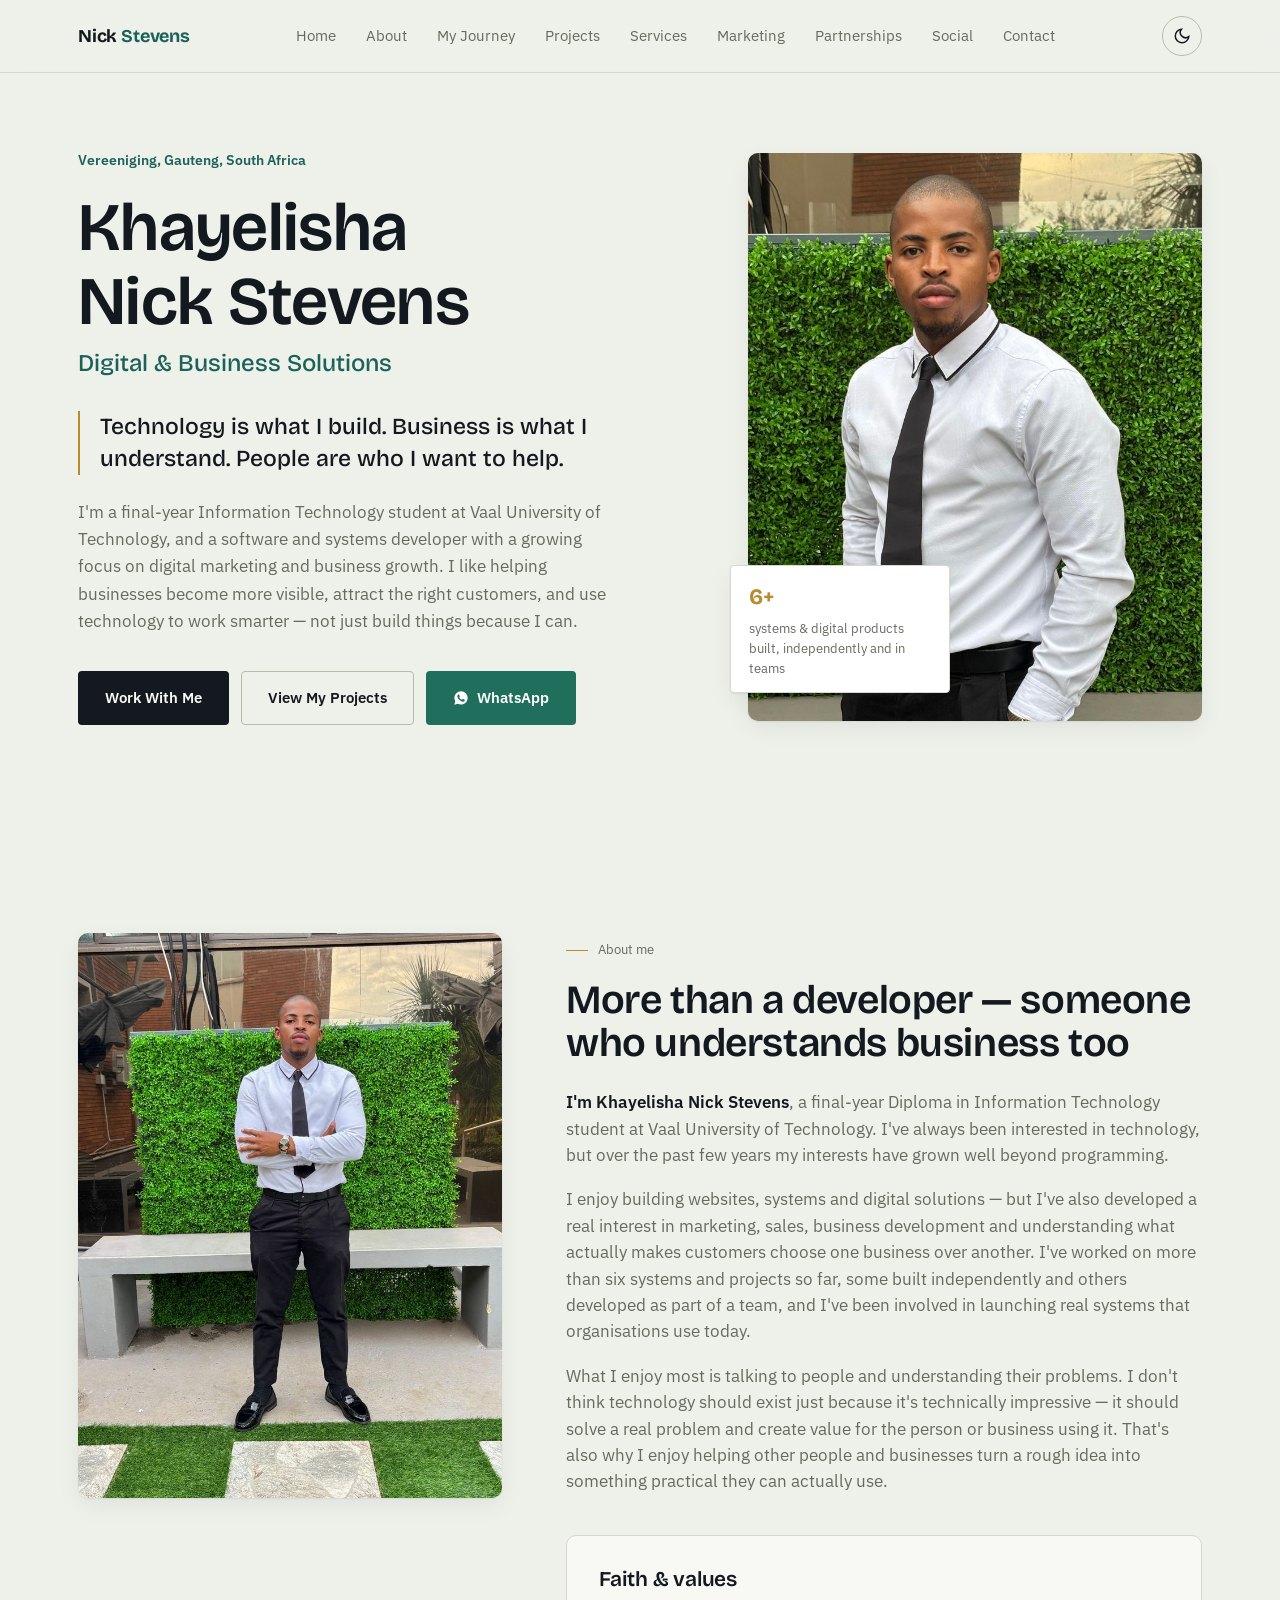
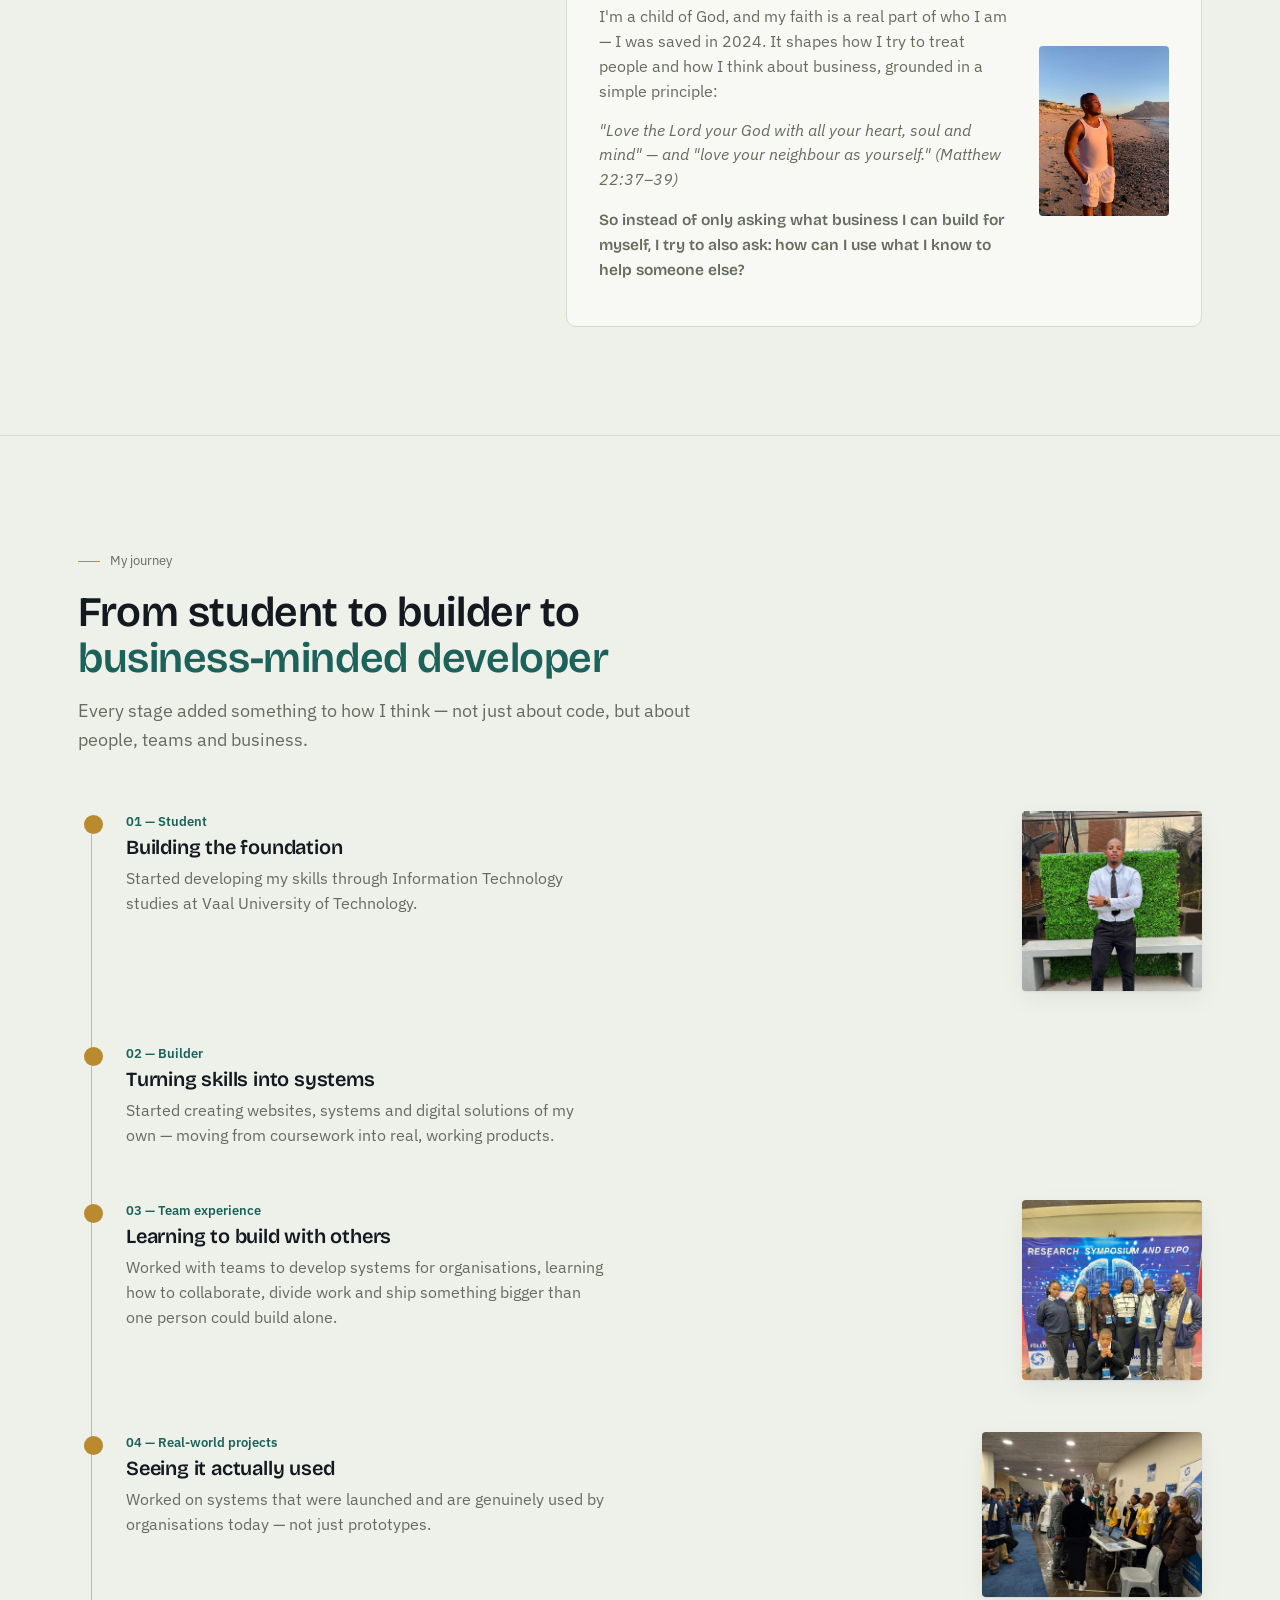
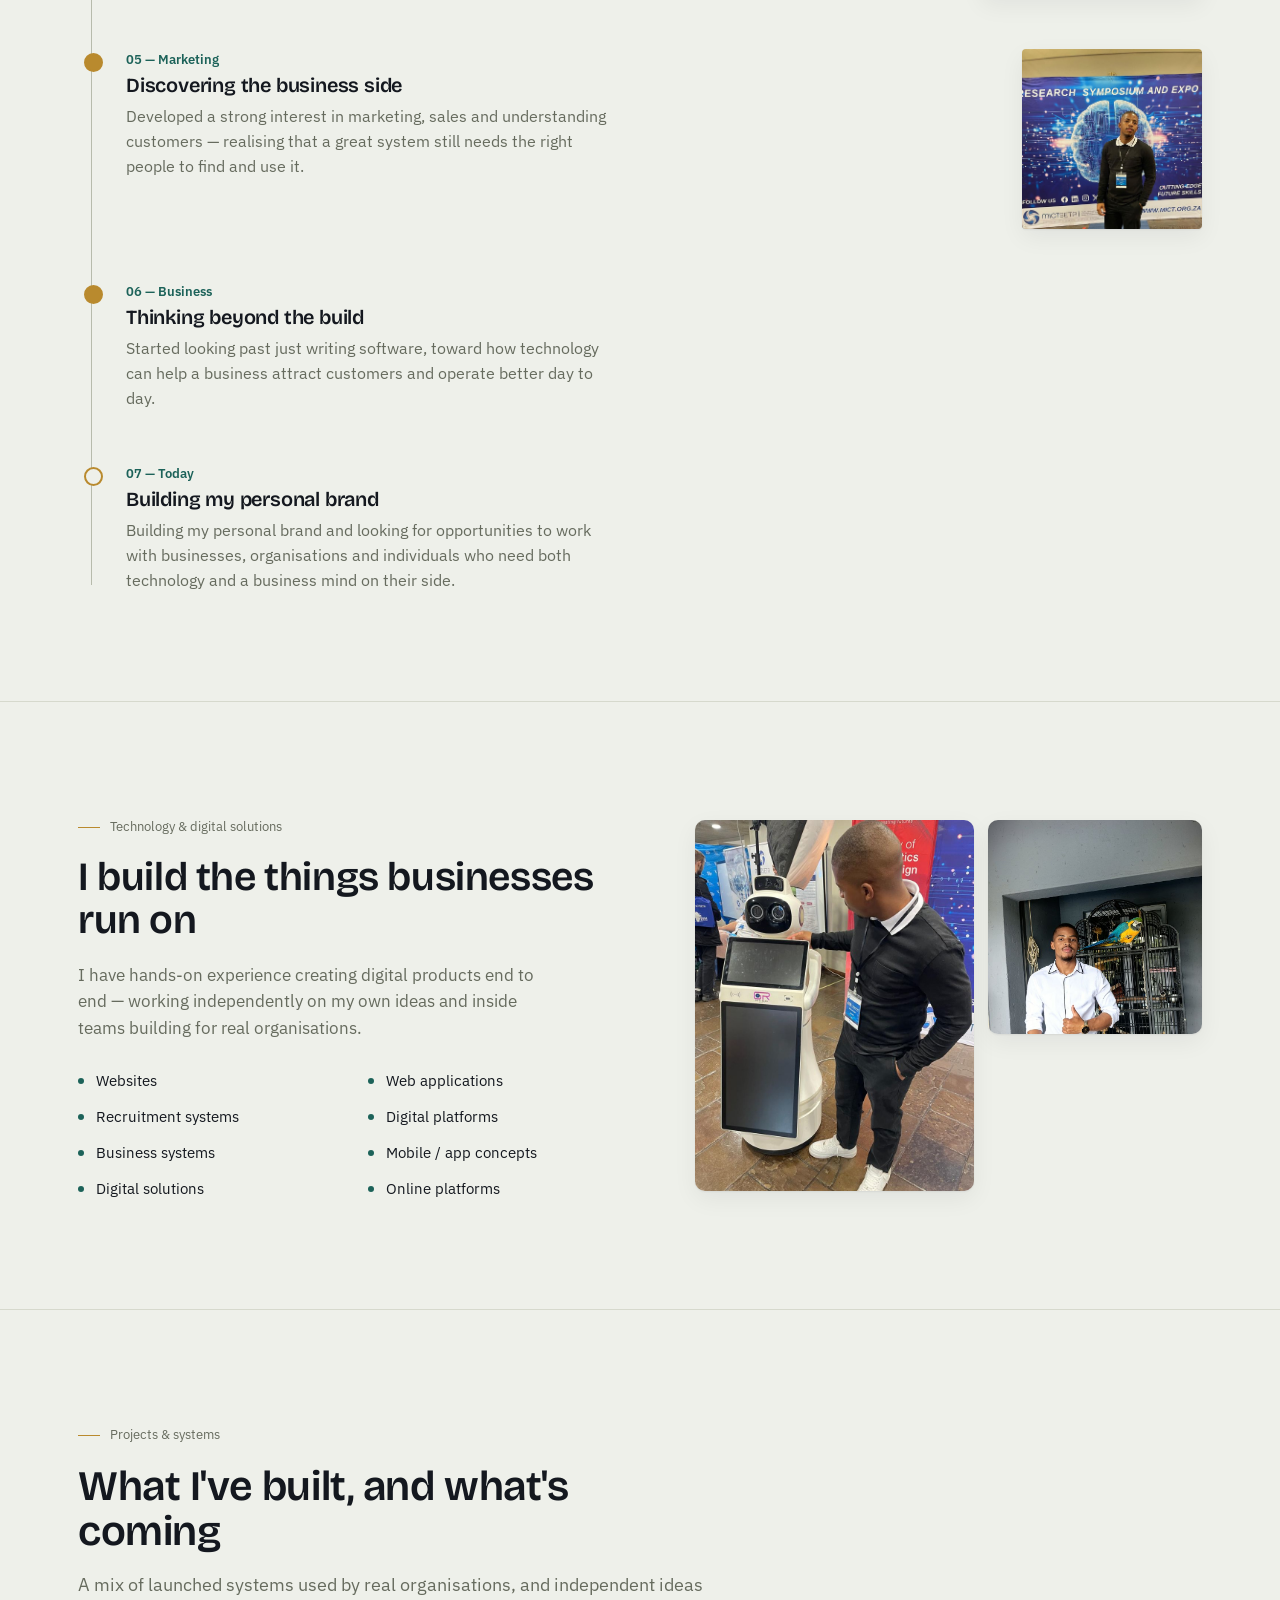
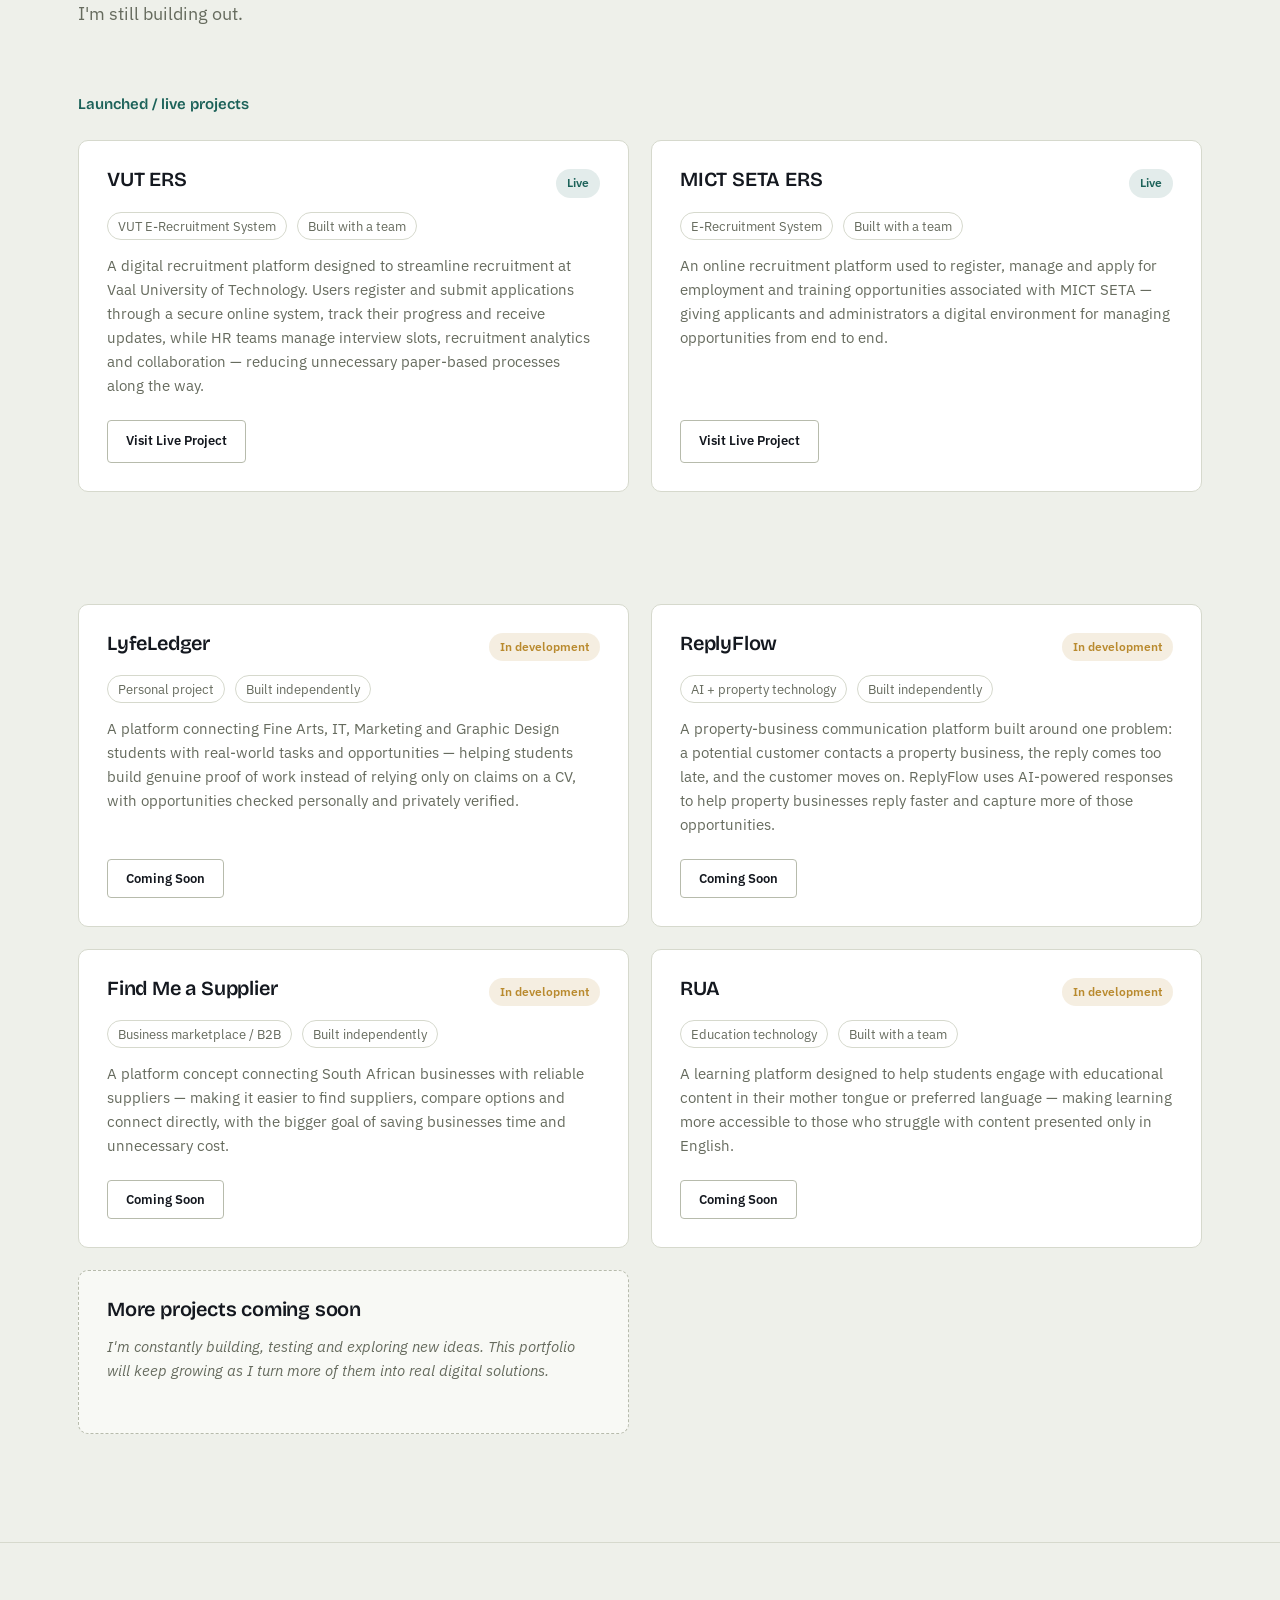
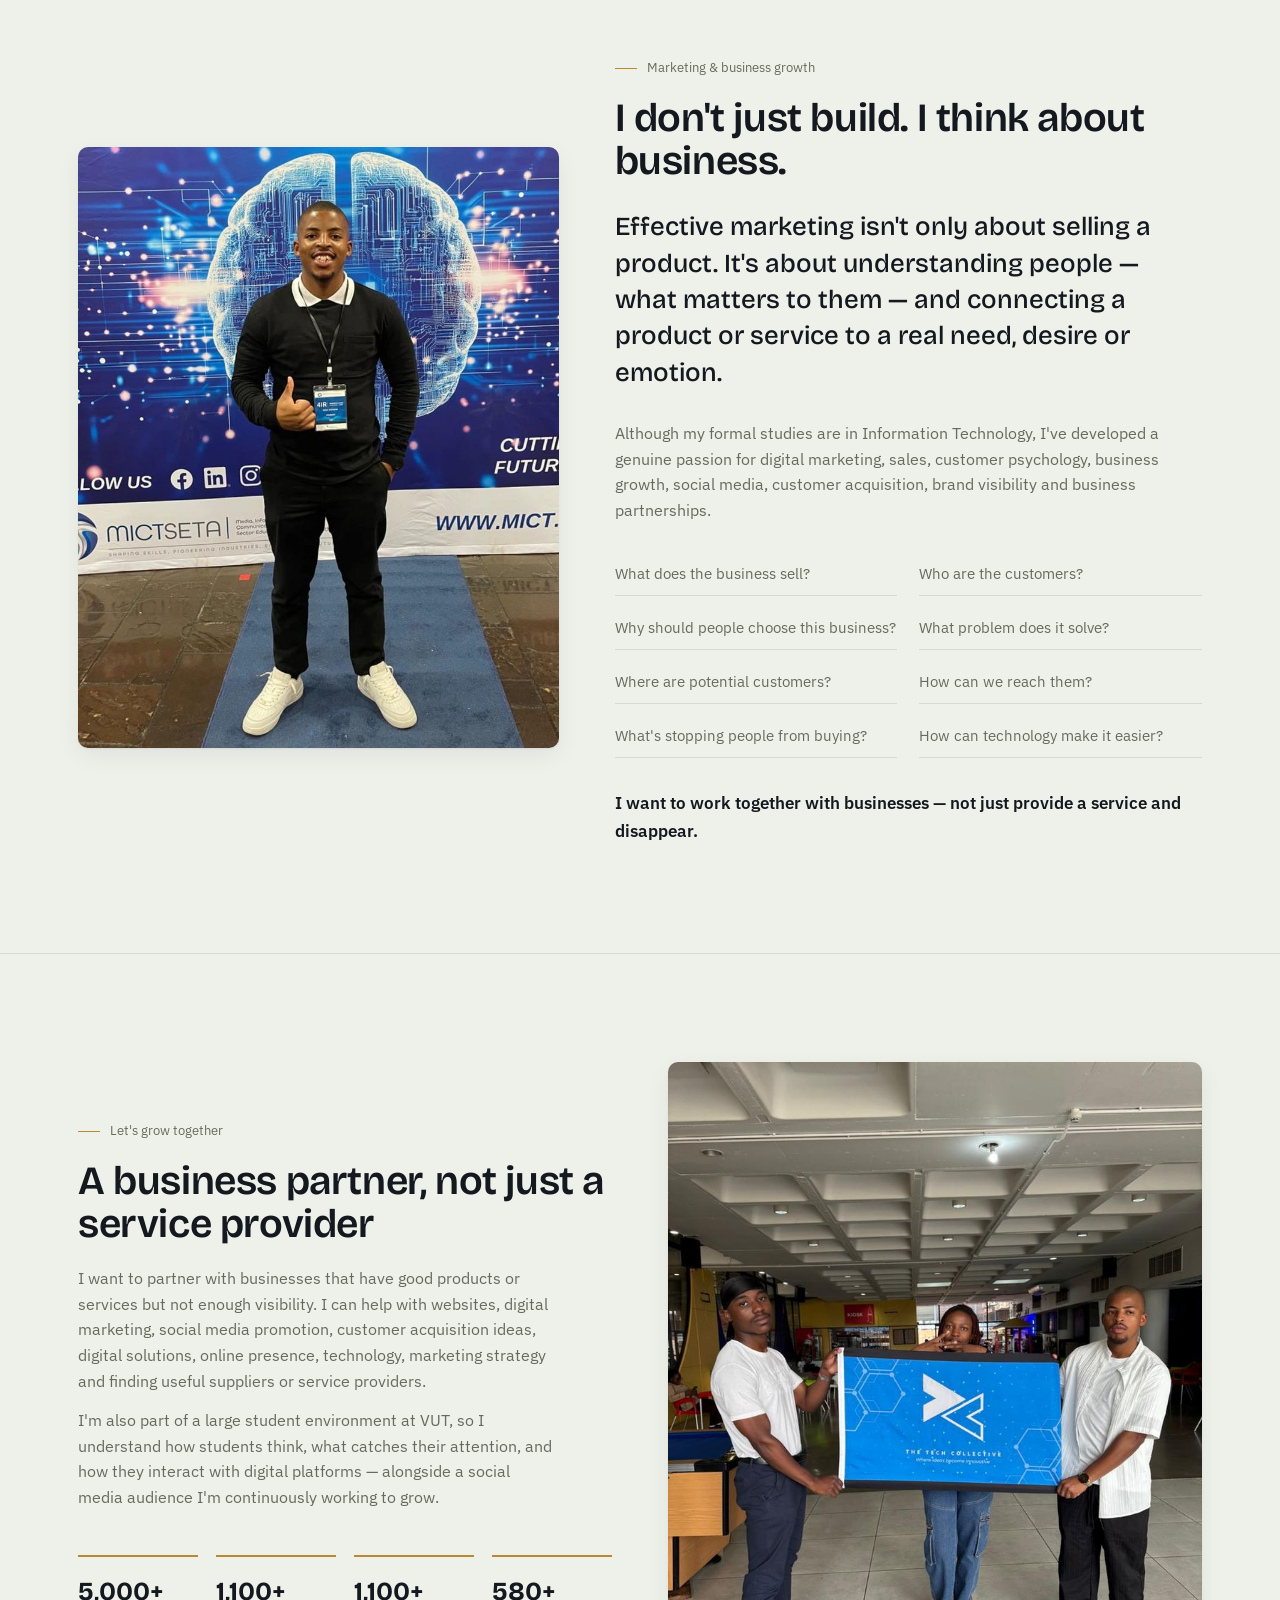
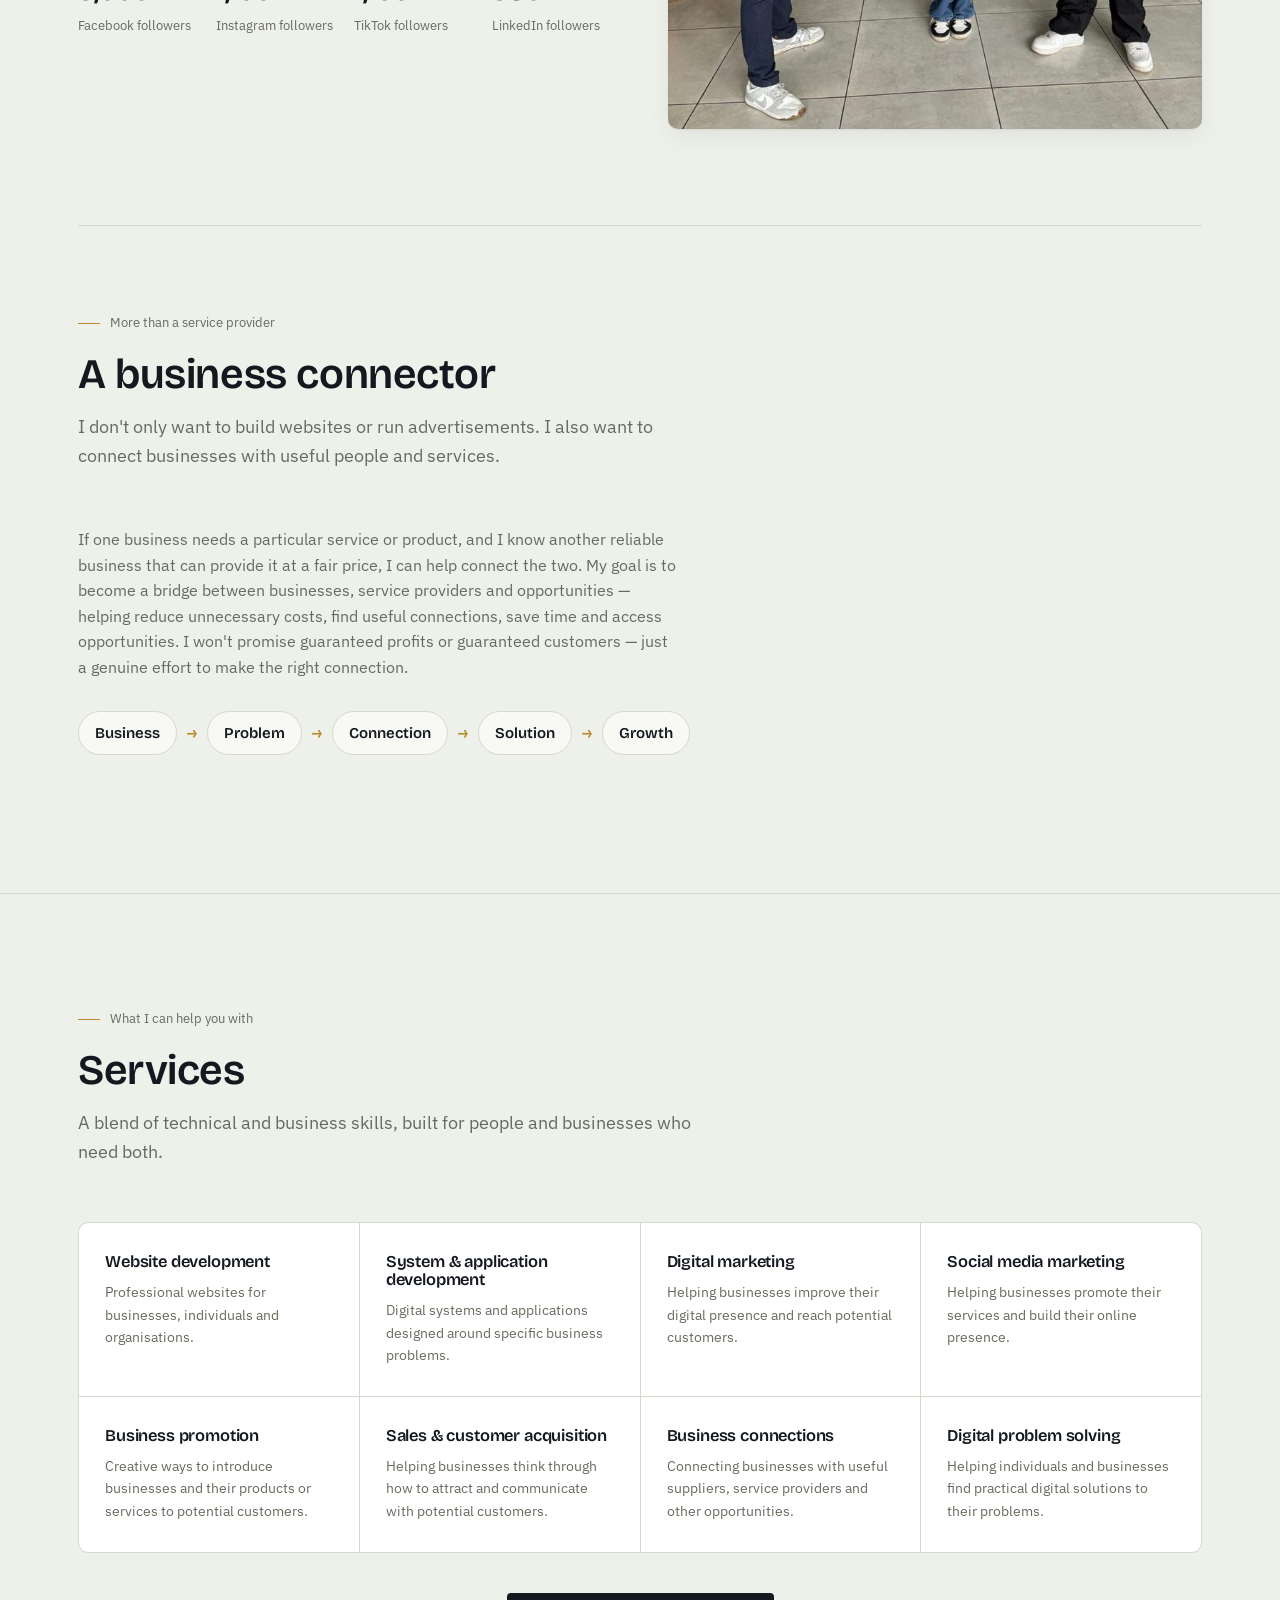
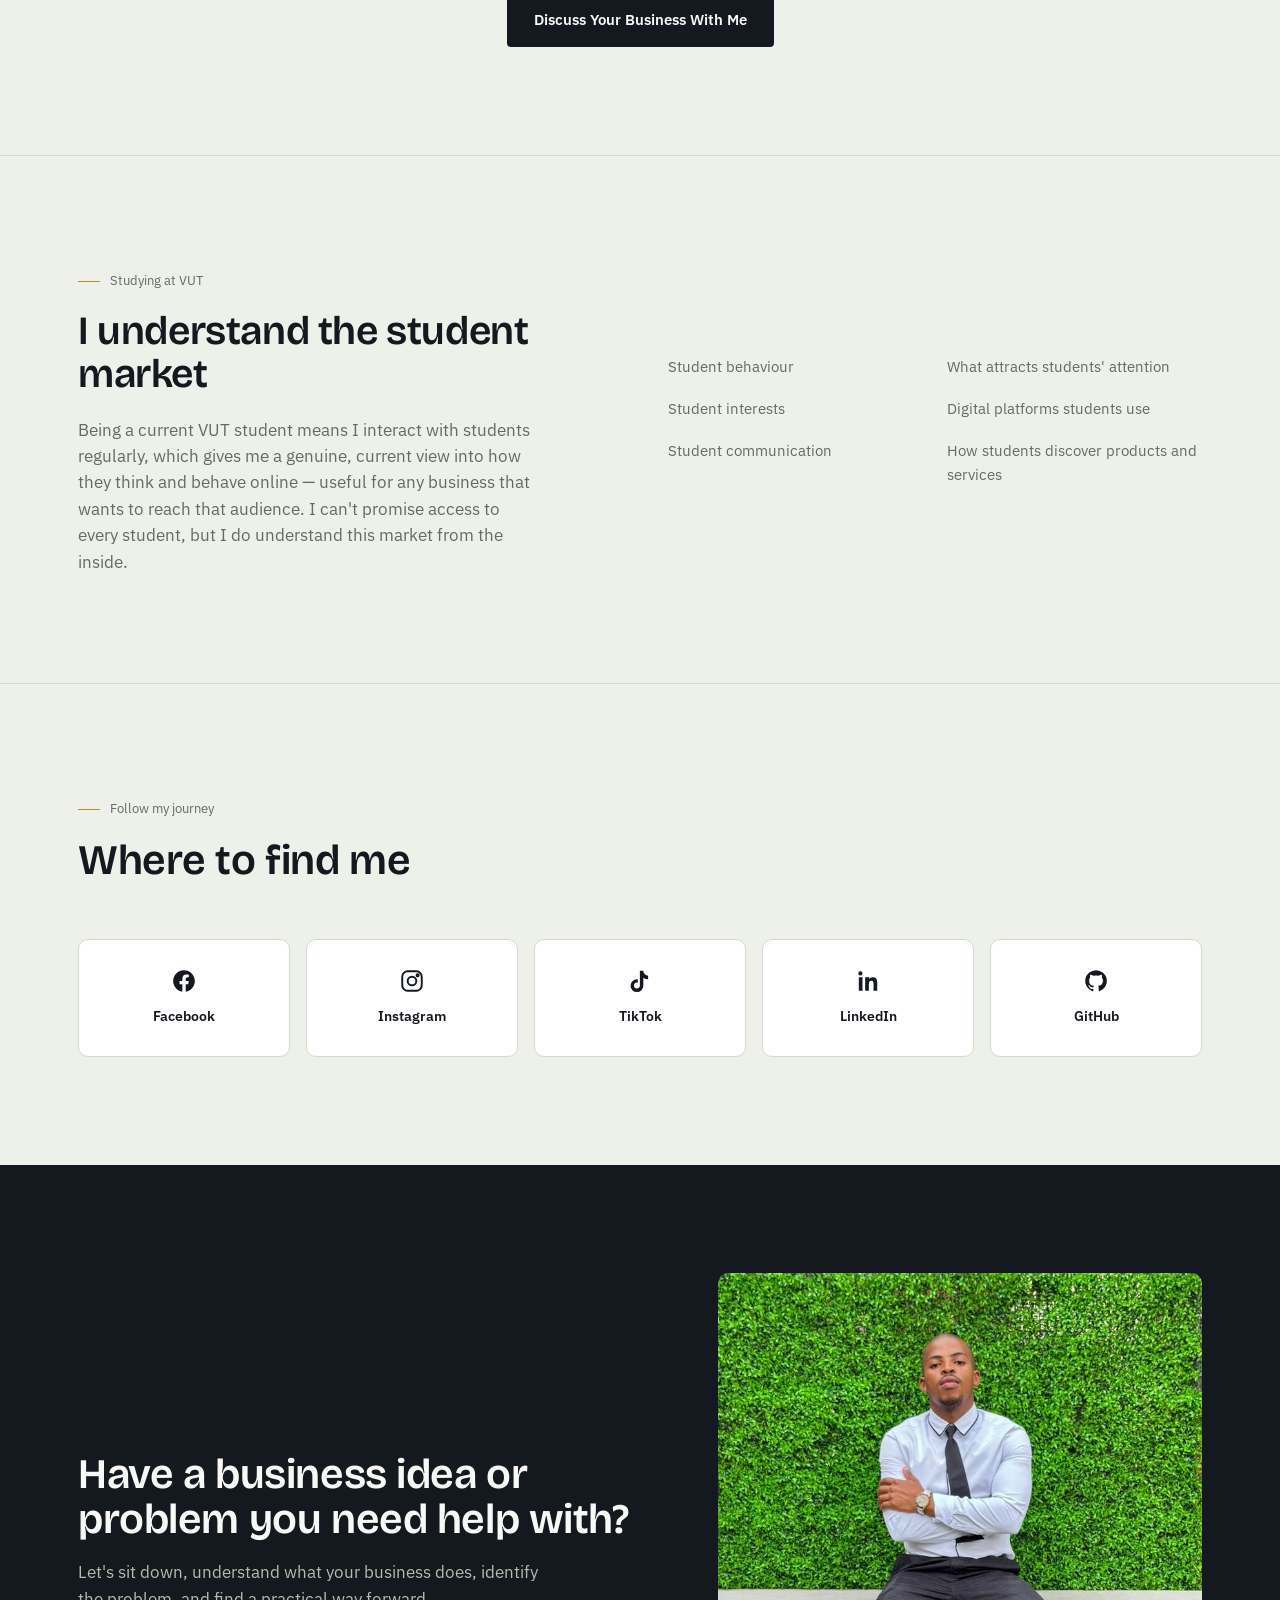
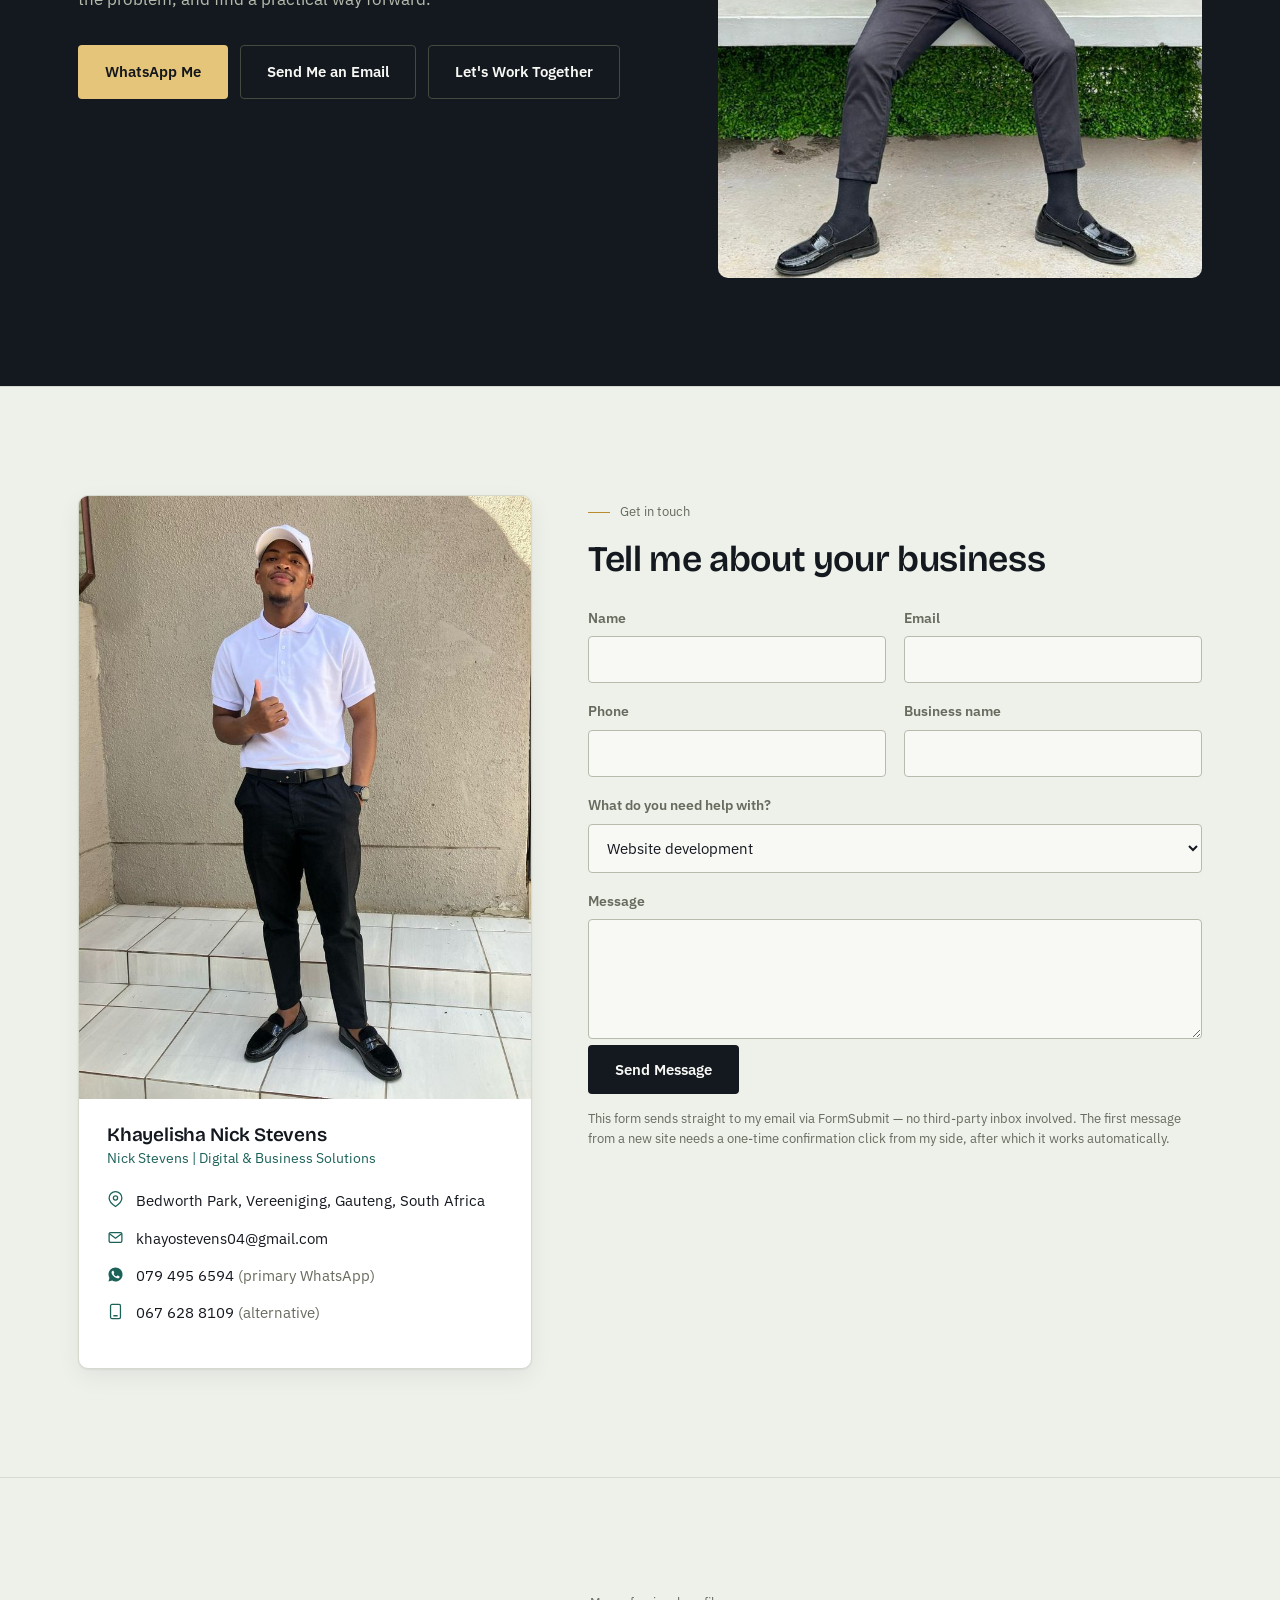
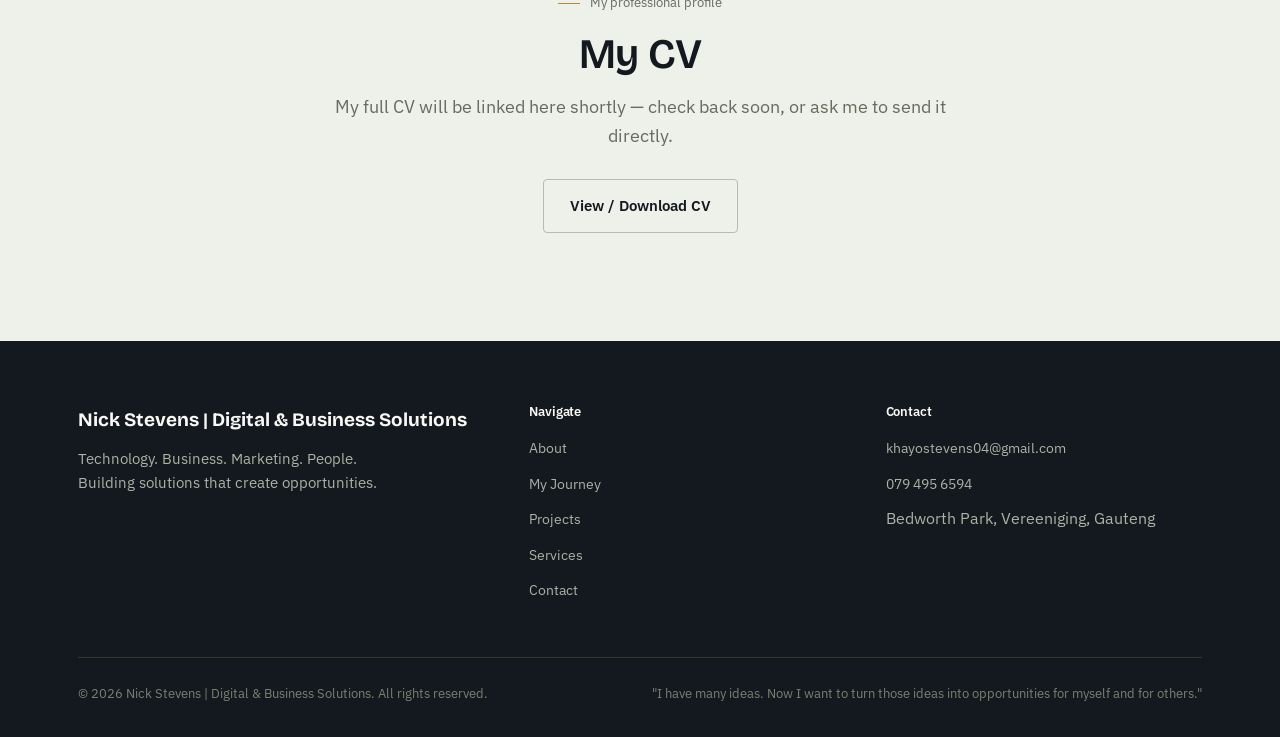
<file: index.html>
<!DOCTYPE html>
<html lang="en">
<head>
<meta charset="UTF-8" />
<meta name="viewport" content="width=device-width, initial-scale=1.0" />
<title>Nick Stevens | Digital & Business Solutions</title>
<meta name="description" content="Khayelisha Nick Stevens — final-year IT student at VUT, software and systems developer, and business-minded digital marketer based in Vereeniging, South Africa. Websites, systems, digital marketing and business connections." />
<link rel="icon" href="data:image/svg+xml,<svg xmlns=%22http://www.w3.org/2000/svg%22 viewBox=%220 0 100 100%22><text y=%22.9em%22 font-size=%2290%22>💡</text></svg>" />

<link rel="preconnect" href="https://fonts.googleapis.com">
<link rel="preconnect" href="https://fonts.gstatic.com" crossorigin>
<link href="https://fonts.googleapis.com/css2?family=Bricolage+Grotesque:opsz,wght@12..96,400;12..96,500;12..96,600;12..96,700&family=IBM+Plex+Sans:wght@400;500;600&display=swap" rel="stylesheet">

<link rel="stylesheet" href="css/style.css" />
</head>
<body>

<!-- ============================= NAV ============================= -->
<nav class="site-nav">
  <div class="nav-inner">
    <a href="#home" class="nav-brand">Nick <span>Stevens</span></a>
    <ul class="nav-links" id="navLinks">
      <li><a href="#home">Home</a></li>
      <li><a href="#about">About</a></li>
      <li><a href="#journey">My Journey</a></li>
      <li><a href="#projects">Projects</a></li>
      <li><a href="#services">Services</a></li>
      <li><a href="#marketing">Marketing</a></li>
      <li><a href="#partnerships">Partnerships</a></li>
      <li><a href="#social">Social</a></li>
      <li><a href="#contact">Contact</a></li>
    </ul>
    <div class="nav-right">
      <button class="theme-toggle" id="themeToggle" aria-label="Toggle dark mode">
        <svg class="icon-moon" viewBox="0 0 24 24" fill="none" stroke="currentColor" stroke-width="2" stroke-linecap="round"><path d="M21 12.8A9 9 0 1 1 11.2 3a7 7 0 0 0 9.8 9.8z"/></svg>
        <svg class="icon-sun" viewBox="0 0 24 24" fill="none" stroke="currentColor" stroke-width="2" stroke-linecap="round"><circle cx="12" cy="12" r="4"/><path d="M12 2v2M12 20v2M4.9 4.9l1.4 1.4M17.7 17.7l1.4 1.4M2 12h2M20 12h2M4.9 19.1l1.4-1.4M17.7 6.3l1.4-1.4"/></svg>
      </button>
      <button class="nav-toggle" id="navToggle" aria-label="Open menu" aria-expanded="false">
        <span></span><span></span><span></span>
      </button>
    </div>
  </div>
</nav>

<!-- ============================= HERO ============================= -->
<header class="hero" id="home">
  <div class="container hero-inner">
    <div class="hero-copy">
      <span class="hero-eyebrow">Vereeniging, Gauteng, South Africa</span>
      <h1>Khayelisha<br>Nick Stevens</h1>
      <p class="role">Digital &amp; Business Solutions</p>
      <blockquote>Technology is what I build. Business is what I understand. People are who I want to help.</blockquote>
      <p class="desc">I'm a final-year Information Technology student at Vaal University of Technology, and a software and systems developer with a growing focus on digital marketing and business growth. I like helping businesses become more visible, attract the right customers, and use technology to work smarter — not just build things because I can.</p>
      <div class="hero-actions">
        <a href="#contact" class="btn btn-primary">Work With Me</a>
        <a href="#projects" class="btn btn-ghost">View My Projects</a>
        <a href="https://wa.me/27794956594" target="_blank" rel="noopener" class="btn btn-whatsapp">
          <svg width="16" height="16" viewBox="0 0 24 24" fill="currentColor"><path d="M12.04 2C6.58 2 2.13 6.45 2.13 11.91c0 1.75.46 3.46 1.32 4.96L2.05 22l5.25-1.38a9.9 9.9 0 0 0 4.74 1.21h.01c5.46 0 9.91-4.45 9.91-9.91C21.96 6.45 17.5 2 12.04 2zm5.8 14.06c-.24.68-1.4 1.31-1.93 1.36-.5.05-1.02.24-3.41-.71-2.88-1.15-4.73-4.07-4.87-4.26-.14-.19-1.16-1.55-1.16-2.96s.72-2.1.98-2.39c.24-.27.53-.34.71-.34l.5.01c.16 0 .38-.06.59.45.24.57.8 1.98.87 2.12.07.14.11.3.02.49-.09.19-.14.3-.27.46-.14.16-.29.36-.41.48-.14.14-.28.29-.12.57.16.28.71 1.18 1.53 1.91 1.05.94 1.94 1.23 2.22 1.37.28.14.44.12.6-.07.16-.19.68-.8.87-1.07.18-.27.36-.23.6-.14.24.09 1.55.73 1.82.87.27.13.45.2.51.31.07.12.07.65-.17 1.33z"/></svg>
          WhatsApp
        </a>
      </div>
    </div>
    <div class="hero-visual">
      <div class="frame">
        <img src="images/hero-portrait.jpg" alt="Khayelisha Nick Stevens" />
      </div>
      <div class="tag">
        <div class="num">6+</div>
        <div class="lbl">systems &amp; digital products built, independently and in teams</div>
      </div>
    </div>
  </div>
</header>

<!-- ============================= ABOUT ============================= -->
<section id="about">
  <div class="container about-inner">
    <div class="about-visual reveal">
      <img src="images/about-portrait.jpg" alt="Khayelisha Nick Stevens" />
    </div>
    <div class="about-copy">
      <span class="eyebrow reveal">About me</span>
      <h2 class="reveal" style="font-size:clamp(28px,3.4vw,40px); margin-bottom:24px;">More than a developer — someone who understands business too</h2>

      <p class="reveal"><strong>I'm Khayelisha Nick Stevens</strong>, a final-year Diploma in Information Technology student at Vaal University of Technology. I've always been interested in technology, but over the past few years my interests have grown well beyond programming.</p>

      <p class="reveal">I enjoy building websites, systems and digital solutions — but I've also developed a real interest in marketing, sales, business development and understanding what actually makes customers choose one business over another. I've worked on more than six systems and projects so far, some built independently and others developed as part of a team, and I've been involved in launching real systems that organisations use today.</p>

      <p class="reveal">What I enjoy most is talking to people and understanding their problems. I don't think technology should exist just because it's technically impressive — it should solve a real problem and create value for the person or business using it. That's also why I enjoy helping other people and businesses turn a rough idea into something practical they can actually use.</p>

      <div class="faith-block reveal">
        <div class="text">
          <h3>Faith &amp; values</h3>
          <p>I'm a child of God, and my faith is a real part of who I am — I was saved in 2024. It shapes how I try to treat people and how I think about business, grounded in a simple principle:</p>
          <p class="verse">"Love the Lord your God with all your heart, soul and mind" — and "love your neighbour as yourself." (Matthew 22:37–39)</p>
          <p class="question">So instead of only asking what business I can build for myself, I try to also ask: how can I use what I know to help someone else?</p>
        </div>
        <div class="visual">
          <img src="images/faith-reflection.jpg" alt="Khayelisha reflecting by the sea" />
        </div>
      </div>
    </div>
  </div>
</section>

<!-- ============================= JOURNEY ============================= -->
<section id="journey">
  <div class="container">
    <div class="section-head reveal">
      <span class="eyebrow">My journey</span>
      <h2>From student to builder to <span class="kicker-word">business-minded developer</span></h2>
      <p class="lede">Every stage added something to how I think — not just about code, but about people, teams and business.</p>
    </div>

    <div class="timeline">
      <div class="t-item filled reveal">
        <div>
          <span class="t-label">01 — Student</span>
          <h3>Building the foundation</h3>
          <p>Started developing my skills through Information Technology studies at Vaal University of Technology.</p>
        </div>
        <img src="images/journey-student.jpg" alt="Khayelisha as a student" />
      </div>

      <div class="t-item filled reveal">
        <div>
          <span class="t-label">02 — Builder</span>
          <h3>Turning skills into systems</h3>
          <p>Started creating websites, systems and digital solutions of my own — moving from coursework into real, working products.</p>
        </div>
      </div>

      <div class="t-item filled reveal">
        <div>
          <span class="t-label">03 — Team experience</span>
          <h3>Learning to build with others</h3>
          <p>Worked with teams to develop systems for organisations, learning how to collaborate, divide work and ship something bigger than one person could build alone.</p>
        </div>
        <img src="images/journey-team.jpg" alt="Khayelisha with his development team" />
      </div>

      <div class="t-item filled reveal">
        <div>
          <span class="t-label">04 — Real-world projects</span>
          <h3>Seeing it actually used</h3>
          <p>Worked on systems that were launched and are genuinely used by organisations today — not just prototypes.</p>
        </div>
        <img class="wide" src="images/journey-realworld.jpg" alt="Khayelisha presenting a real-world project" />
      </div>

      <div class="t-item filled reveal">
        <div>
          <span class="t-label">05 — Marketing</span>
          <h3>Discovering the business side</h3>
          <p>Developed a strong interest in marketing, sales and understanding customers — realising that a great system still needs the right people to find and use it.</p>
        </div>
        <img src="images/journey-marketing.jpg" alt="Khayelisha at a technology expo" />
      </div>

      <div class="t-item filled reveal">
        <div>
          <span class="t-label">06 — Business</span>
          <h3>Thinking beyond the build</h3>
          <p>Started looking past just writing software, toward how technology can help a business attract customers and operate better day to day.</p>
        </div>
      </div>

      <div class="t-item reveal">
        <div>
          <span class="t-label">07 — Today</span>
          <h3>Building my personal brand</h3>
          <p>Building my personal brand and looking for opportunities to work with businesses, organisations and individuals who need both technology and a business mind on their side.</p>
        </div>
      </div>
    </div>
  </div>
</section>

<!-- ============================= TECHNOLOGY ============================= -->
<section id="technology">
  <div class="container tech-grid">
    <div class="tech-copy">
      <span class="eyebrow reveal">Technology &amp; digital solutions</span>
      <h2 class="reveal" style="font-size:clamp(28px,3.4vw,40px); margin-bottom:20px;">I build the things businesses run on</h2>
      <p class="reveal" style="color:var(--text-muted); font-size:16.5px; max-width:480px;">I have hands-on experience creating digital products end to end — working independently on my own ideas and inside teams building for real organisations.</p>
      <ul class="tech-list reveal">
        <li>Websites</li>
        <li>Web applications</li>
        <li>Recruitment systems</li>
        <li>Digital platforms</li>
        <li>Business systems</li>
        <li>Mobile / app concepts</li>
        <li>Digital solutions</li>
        <li>Online platforms</li>
      </ul>
    </div>
    <div class="tech-visual reveal">
      <div class="main-img"><img src="images/tech-primary.jpg" alt="Khayelisha working with technology at an expo" /></div>
      <div class="sub-img"><img src="images/tech-secondary.jpg" alt="Khayelisha in a technology environment" /></div>
    </div>
  </div>
</section>

<!-- ============================= PROJECTS ============================= -->
<section id="projects">
  <div class="container">
    <div class="section-head reveal">
      <span class="eyebrow">Projects &amp; systems</span>
      <h2>What I've built, and what's coming</h2>
      <p class="lede">A mix of launched systems used by real organisations, and independent ideas I'm still building out.</p>
    </div>

    <p class="projects-group-label reveal">Launched / live projects</p>
    <div class="project-grid">
      <div class="project-card reveal">
        <div class="project-top">
          <h3>VUT ERS</h3>
          <span class="status-pill status-live">Live</span>
        </div>
        <div class="project-meta"><span>VUT E-Recruitment System</span><span>Built with a team</span></div>
        <p class="desc">A digital recruitment platform designed to streamline recruitment at Vaal University of Technology. Users register and submit applications through a secure online system, track their progress and receive updates, while HR teams manage interview slots, recruitment analytics and collaboration — reducing unnecessary paper-based processes along the way.</p>
        <a href="https://erecruitment.vut.ac.za/" target="_blank" rel="noopener" class="btn btn-ghost btn-sm">Visit Live Project</a>
      </div>

      <div class="project-card reveal">
        <div class="project-top">
          <h3>MICT SETA ERS</h3>
          <span class="status-pill status-live">Live</span>
        </div>
        <div class="project-meta"><span>E-Recruitment System</span><span>Built with a team</span></div>
        <p class="desc">An online recruitment platform used to register, manage and apply for employment and training opportunities associated with MICT SETA — giving applicants and administrators a digital environment for managing opportunities from end to end.</p>
        <a href="https://erecruitment.mict.org.za/index.php" target="_blank" rel="noopener" class="btn btn-ghost btn-sm">Visit Live Project</a>
      </div>
    </div>

    <p class="projects-group-label reveal">Projects in development</p>
    <div class="project-grid">
      <div class="project-card reveal">
        <div class="project-top">
          <h3>LyfeLedger</h3>
          <span class="status-pill status-dev">In development</span>
        </div>
        <div class="project-meta"><span>Personal project</span><span>Built independently</span></div>
        <p class="desc">A platform connecting Fine Arts, IT, Marketing and Graphic Design students with real-world tasks and opportunities — helping students build genuine proof of work instead of relying only on claims on a CV, with opportunities checked personally and privately verified.</p>
        <button class="btn btn-ghost btn-sm" disabled>Coming Soon</button>
      </div>

      <div class="project-card reveal">
        <div class="project-top">
          <h3>ReplyFlow</h3>
          <span class="status-pill status-dev">In development</span>
        </div>
        <div class="project-meta"><span>AI + property technology</span><span>Built independently</span></div>
        <p class="desc">A property-business communication platform built around one problem: a potential customer contacts a property business, the reply comes too late, and the customer moves on. ReplyFlow uses AI-powered responses to help property businesses reply faster and capture more of those opportunities.</p>
        <button class="btn btn-ghost btn-sm" disabled>Coming Soon</button>
      </div>

      <div class="project-card reveal">
        <div class="project-top">
          <h3>Find Me a Supplier</h3>
          <span class="status-pill status-dev">In development</span>
        </div>
        <div class="project-meta"><span>Business marketplace / B2B</span><span>Built independently</span></div>
        <p class="desc">A platform concept connecting South African businesses with reliable suppliers — making it easier to find suppliers, compare options and connect directly, with the bigger goal of saving businesses time and unnecessary cost.</p>
        <button class="btn btn-ghost btn-sm" disabled>Coming Soon</button>
      </div>

      <div class="project-card reveal">
        <div class="project-top">
          <h3>RUA</h3>
          <span class="status-pill status-dev">In development</span>
        </div>
        <div class="project-meta"><span>Education technology</span><span>Built with a team</span></div>
        <p class="desc">A learning platform designed to help students engage with educational content in their mother tongue or preferred language — making learning more accessible to those who struggle with content presented only in English.</p>
        <button class="btn btn-ghost btn-sm" disabled>Coming Soon</button>
      </div>

      <div class="project-card project-more reveal">
        <div class="project-top"><h3>More projects coming soon</h3></div>
        <p class="desc">I'm constantly building, testing and exploring new ideas. This portfolio will keep growing as I turn more of them into real digital solutions.</p>
      </div>
    </div>
  </div>
</section>

<!-- ============================= MARKETING & BUSINESS ============================= -->
<section id="marketing">
  <div class="container marketing-grid">
    <div class="marketing-visual reveal">
      <img src="images/marketing-business.jpg" alt="Khayelisha at a business and technology expo" />
    </div>
    <div>
      <span class="eyebrow reveal">Marketing &amp; business growth</span>
      <h2 class="reveal" style="font-size:clamp(28px,3.4vw,40px);">I don't just build. I think about business.</h2>
      <p class="philosophy-quote reveal">Effective marketing isn't only about selling a product. It's about understanding people — what matters to them — and connecting a product or service to a real need, desire or emotion.</p>
      <p class="reveal" style="color:var(--text-muted); font-size:16px;">Although my formal studies are in Information Technology, I've developed a genuine passion for digital marketing, sales, customer psychology, business growth, social media, customer acquisition, brand visibility and business partnerships.</p>

      <ul class="question-grid reveal">
        <li>What does the business sell?</li>
        <li>Who are the customers?</li>
        <li>Why should people choose this business?</li>
        <li>What problem does it solve?</li>
        <li>Where are potential customers?</li>
        <li>How can we reach them?</li>
        <li>What's stopping people from buying?</li>
        <li>How can technology make it easier?</li>
      </ul>

      <p class="closing-line reveal">I want to work together with businesses — not just provide a service and disappear.</p>
    </div>
  </div>
</section>

<!-- ============================= PARTNERSHIPS ============================= -->
<section id="partnerships">
  <div class="container">
    <div class="partner-wrap">
      <div>
        <span class="eyebrow reveal">Let's grow together</span>
        <h2 class="reveal" style="font-size:clamp(28px,3.4vw,40px); margin-bottom:20px;">A business partner, not just a service provider</h2>
        <p class="reveal" style="color:var(--text-muted); font-size:16px; max-width:480px;">I want to partner with businesses that have good products or services but not enough visibility. I can help with websites, digital marketing, social media promotion, customer acquisition ideas, digital solutions, online presence, technology, marketing strategy and finding useful suppliers or service providers.</p>
        <p class="reveal" style="color:var(--text-muted); font-size:16px; max-width:480px; margin-top:14px;">I'm also part of a large student environment at VUT, so I understand how students think, what catches their attention, and how they interact with digital platforms — alongside a social media audience I'm continuously working to grow.</p>

        <div class="stat-row reveal">
          <div class="stat-block"><div class="n">5,000+</div><div class="l">Facebook followers</div></div>
          <div class="stat-block"><div class="n">1,100+</div><div class="l">Instagram followers</div></div>
          <div class="stat-block"><div class="n">1,100+</div><div class="l">TikTok followers</div></div>
          <div class="stat-block"><div class="n">580+</div><div class="l">LinkedIn followers</div></div>
        </div>
        <p class="stat-note reveal">Current, approximate figures across my social platforms — updated as they grow.</p>
      </div>
      <div class="partner-visual reveal">
        <img src="images/partnership.jpg" alt="Khayelisha representing a partnership at an event" />
      </div>
    </div>

    <div style="margin-top:96px; padding-top:80px; border-top:1px solid var(--border);">
      <div class="section-head reveal">
        <span class="eyebrow">More than a service provider</span>
        <h2>A business connector</h2>
        <p class="lede">I don't only want to build websites or run advertisements. I also want to connect businesses with useful people and services.</p>
      </div>
      <p class="reveal" style="color:var(--text-muted); font-size:16px; max-width:600px; margin-bottom:28px;">If one business needs a particular service or product, and I know another reliable business that can provide it at a fair price, I can help connect the two. My goal is to become a bridge between businesses, service providers and opportunities — helping reduce unnecessary costs, find useful connections, save time and access opportunities. I won't promise guaranteed profits or guaranteed customers — just a genuine effort to make the right connection.</p>
      <div class="flow-strip reveal">
        <span>Business</span><span class="arrow">→</span>
        <span>Problem</span><span class="arrow">→</span>
        <span>Connection</span><span class="arrow">→</span>
        <span>Solution</span><span class="arrow">→</span>
        <span>Growth</span>
      </div>
    </div>
  </div>
</section>

<!-- ============================= SERVICES ============================= -->
<section id="services">
  <div class="container">
    <div class="section-head reveal">
      <span class="eyebrow">What I can help you with</span>
      <h2>Services</h2>
      <p class="lede">A blend of technical and business skills, built for people and businesses who need both.</p>
    </div>

    <div class="services-grid reveal">
      <div class="service-card">
        <h3>Website development</h3>
        <p>Professional websites for businesses, individuals and organisations.</p>
      </div>
      <div class="service-card">
        <h3>System &amp; application development</h3>
        <p>Digital systems and applications designed around specific business problems.</p>
      </div>
      <div class="service-card">
        <h3>Digital marketing</h3>
        <p>Helping businesses improve their digital presence and reach potential customers.</p>
      </div>
      <div class="service-card">
        <h3>Social media marketing</h3>
        <p>Helping businesses promote their services and build their online presence.</p>
      </div>
      <div class="service-card">
        <h3>Business promotion</h3>
        <p>Creative ways to introduce businesses and their products or services to potential customers.</p>
      </div>
      <div class="service-card">
        <h3>Sales &amp; customer acquisition</h3>
        <p>Helping businesses think through how to attract and communicate with potential customers.</p>
      </div>
      <div class="service-card">
        <h3>Business connections</h3>
        <p>Connecting businesses with useful suppliers, service providers and other opportunities.</p>
      </div>
      <div class="service-card">
        <h3>Digital problem solving</h3>
        <p>Helping individuals and businesses find practical digital solutions to their problems.</p>
      </div>
    </div>

    <div class="services-cta reveal">
      <a href="#contact" class="btn btn-primary">Discuss Your Business With Me</a>
    </div>
  </div>
</section>

<!-- ============================= STUDENT MARKET ============================= -->
<section id="student-market">
  <div class="container student-wrap">
    <div>
      <span class="eyebrow reveal">Studying at VUT</span>
      <h2 class="reveal" style="font-size:clamp(28px,3.4vw,40px); margin-bottom:20px;">I understand the student market</h2>
      <p class="reveal" style="color:var(--text-muted); font-size:16.5px; max-width:460px;">Being a current VUT student means I interact with students regularly, which gives me a genuine, current view into how they think and behave online — useful for any business that wants to reach that audience. I can't promise access to every student, but I do understand this market from the inside.</p>
    </div>
    <ul class="student-list reveal">
      <li>Student behaviour</li>
      <li>Student interests</li>
      <li>Student communication</li>
      <li>What attracts students' attention</li>
      <li>Digital platforms students use</li>
      <li>How students discover products and services</li>
    </ul>
  </div>
</section>

<!-- ============================= SOCIAL ============================= -->
<section id="social">
  <div class="container">
    <div class="section-head reveal">
      <span class="eyebrow">Follow my journey</span>
      <h2>Where to find me</h2>
    </div>
    <div class="social-grid reveal">
      <a href="https://www.facebook.com/share/1BpALbKhqT/" target="_blank" rel="noopener" class="social-card">
        <svg viewBox="0 0 24 24" fill="currentColor"><path d="M22 12.06C22 6.5 17.52 2 12 2S2 6.5 2 12.06c0 5 3.66 9.15 8.44 9.94v-7.03H7.9v-2.9h2.54V9.85c0-2.5 1.5-3.89 3.8-3.89 1.1 0 2.24.2 2.24.2v2.46h-1.26c-1.24 0-1.63.77-1.63 1.56v1.88h2.78l-.45 2.9h-2.33V22c4.78-.8 8.44-4.94 8.44-9.94Z"/></svg>
        <span>Facebook</span>
      </a>
      <a href="https://www.instagram.com/nickstevens4050?stkn=MTA4cDBreXB1cmJtcQ==" target="_blank" rel="noopener" class="social-card">
        <svg viewBox="0 0 24 24" fill="none" stroke="currentColor" stroke-width="1.8"><rect x="3" y="3" width="18" height="18" rx="5"/><circle cx="12" cy="12" r="4"/><circle cx="17.2" cy="6.8" r="1"/></svg>
        <span>Instagram</span>
      </a>
      <a href="https://www.tiktok.com/@khayonick4?_r=1&_t=ZS-99mt2O1s7hi" target="_blank" rel="noopener" class="social-card">
        <svg viewBox="0 0 24 24" fill="currentColor"><path d="M16.6 5.82c-.9-.8-1.47-1.94-1.53-3.22h-3.17v13.6c0 1.5-1.22 2.7-2.72 2.7a2.72 2.72 0 0 1 0-5.44c.28 0 .55.04.8.12V10.5a5.9 5.9 0 0 0-.8-.06 5.9 5.9 0 1 0 5.9 5.9V9.03a7.6 7.6 0 0 0 4.4 1.4V7.26a4.85 4.85 0 0 1-2.88-1.44Z"/></svg>
        <span>TikTok</span>
      </a>
      <a href="https://www.linkedin.com/in/nick-stevens-065b042a6?utm_source=share_via&utm_content=profile&utm_medium=member_android" target="_blank" rel="noopener" class="social-card">
        <svg viewBox="0 0 24 24" fill="currentColor"><path d="M6.94 5a1.94 1.94 0 1 1-3.88 0 1.94 1.94 0 0 1 3.88 0ZM3.5 8.5h3.4V21H3.5V8.5Zm6.4 0h3.26v1.7h.05c.45-.86 1.56-1.77 3.22-1.77 3.44 0 4.08 2.27 4.08 5.22V21h-3.4v-6.02c0-1.44-.03-3.28-2-3.28-2 0-2.31 1.56-2.31 3.18V21h-3.4V8.5Z"/></svg>
        <span>LinkedIn</span>
      </a>
      <a href="https://github.com/Nick7853" target="_blank" rel="noopener" class="social-card">
        <svg viewBox="0 0 24 24" fill="currentColor"><path d="M12 2a10 10 0 0 0-3.16 19.49c.5.09.68-.22.68-.48v-1.7c-2.78.6-3.37-1.34-3.37-1.34-.46-1.15-1.11-1.46-1.11-1.46-.9-.62.07-.6.07-.6 1 .07 1.53 1.03 1.53 1.03.9 1.52 2.34 1.08 2.91.83.09-.65.35-1.08.63-1.33-2.22-.25-4.56-1.11-4.56-4.94 0-1.09.39-1.98 1.03-2.68-.1-.25-.45-1.27.1-2.65 0 0 .84-.27 2.75 1.02a9.5 9.5 0 0 1 5 0c1.9-1.3 2.75-1.02 2.75-1.02.55 1.38.2 2.4.1 2.65.64.7 1.03 1.59 1.03 2.68 0 3.84-2.34 4.68-4.57 4.93.36.31.68.92.68 1.85v2.74c0 .27.18.58.69.48A10 10 0 0 0 12 2Z"/></svg>
        <span>GitHub</span>
      </a>
    </div>
  </div>
</section>

<!-- ============================= CTA BAND ============================= -->
<section class="cta-band">
  <div class="container cta-inner">
    <div>
      <h2 class="reveal">Have a business idea or problem you need help with?</h2>
      <p class="lede reveal">Let's sit down, understand what your business does, identify the problem, and find a practical way forward.</p>
      <div class="cta-actions reveal">
        <a href="https://wa.me/27794956594" target="_blank" rel="noopener" class="btn btn-primary">WhatsApp Me</a>
        <a href="mailto:khayostevens04@gmail.com" class="btn btn-ghost">Send Me an Email</a>
        <a href="#contact" class="btn btn-ghost">Let's Work Together</a>
      </div>
    </div>
    <div class="cta-visual reveal">
      <img src="images/closing-portrait.jpg" alt="Khayelisha Nick Stevens" />
    </div>
  </div>
</section>

<!-- ============================= CONTACT ============================= -->
<section id="contact">
  <div class="container contact-wrap">
    <div class="contact-card reveal">
      <img src="images/contact-portrait.jpg" alt="Khayelisha Nick Stevens" />
      <div class="info">
        <h3>Khayelisha Nick Stevens</h3>
        <p class="role">Nick Stevens | Digital &amp; Business Solutions</p>

        <div class="contact-line">
          <svg viewBox="0 0 24 24" fill="none" stroke="currentColor" stroke-width="1.8"><path d="M21 10c0 6-9 12-9 12s-9-6-9-12a9 9 0 1 1 18 0Z"/><circle cx="12" cy="10" r="3"/></svg>
          <span>Bedworth Park, Vereeniging, Gauteng, South Africa</span>
        </div>
        <div class="contact-line">
          <svg viewBox="0 0 24 24" fill="none" stroke="currentColor" stroke-width="1.8"><path d="M4 4h16v16H4z" opacity="0"/><path d="M3 6.5 12 13l9-6.5"/><rect x="3" y="5" width="18" height="14" rx="2"/></svg>
          <a href="mailto:khayostevens04@gmail.com">khayostevens04@gmail.com</a>
        </div>
        <div class="contact-line">
          <svg viewBox="0 0 24 24" fill="currentColor"><path d="M12.04 2C6.58 2 2.13 6.45 2.13 11.91c0 1.75.46 3.46 1.32 4.96L2.05 22l5.25-1.38a9.9 9.9 0 0 0 4.74 1.21h.01c5.46 0 9.91-4.45 9.91-9.91C21.96 6.45 17.5 2 12.04 2Z" opacity="0"/><path d="M12.04 2C6.58 2 2.13 6.45 2.13 11.91c0 1.75.46 3.46 1.32 4.96L2.05 22l5.25-1.38a9.9 9.9 0 0 0 4.74 1.21h.01c5.46 0 9.91-4.45 9.91-9.91C21.96 6.45 17.5 2 12.04 2zm5.8 14.06c-.24.68-1.4 1.31-1.93 1.36-.5.05-1.02.24-3.41-.71-2.88-1.15-4.73-4.07-4.87-4.26-.14-.19-1.16-1.55-1.16-2.96s.72-2.1.98-2.39c.24-.27.53-.34.71-.34l.5.01c.16 0 .38-.06.59.45.24.57.8 1.98.87 2.12.07.14.11.3.02.49-.09.19-.14.3-.27.46-.14.16-.29.36-.41.48-.14.14-.28.29-.12.57.16.28.71 1.18 1.53 1.91 1.05.94 1.94 1.23 2.22 1.37.28.14.44.12.6-.07.16-.19.68-.8.87-1.07.18-.27.36-.23.6-.14.24.09 1.55.73 1.82.87.27.13.45.2.51.31.07.12.07.65-.17 1.33z"/></svg>
          <span>079 495 6594 <span style="color:var(--text-muted); font-weight:400;">(primary WhatsApp)</span></span>
        </div>
        <div class="contact-line">
          <svg viewBox="0 0 24 24" fill="none" stroke="currentColor" stroke-width="1.8"><rect x="5" y="2" width="14" height="20" rx="2"/><path d="M9 18h6"/></svg>
          <span>067 628 8109 <span style="color:var(--text-muted); font-weight:400;">(alternative)</span></span>
        </div>
      </div>
    </div>

    <div class="contact-form-wrap reveal">
      <span class="eyebrow">Get in touch</span>
      <h2 style="font-size:clamp(26px,3vw,36px); margin-bottom:28px;">Tell me about your business</h2>

      <div class="form-success" id="formSuccess">Thanks — your message has been sent. I'll get back to you as soon as I can.</div>

      <form id="contactForm" action="https://formsubmit.co/khayostevens04@gmail.com" method="POST">
        <input type="hidden" name="_subject" value="New enquiry from nickstevens.co.za" />
        <input type="hidden" name="_template" value="table" />
        <input type="hidden" name="_captcha" value="false" />
       <input type="hidden" name="_next" value="https://nick7853.github.io/nick-stevens-digital-business-solutions/#contact" />

        <div class="form-grid">
          <div class="field">
            <label for="f-name">Name</label>
            <input type="text" id="f-name" name="Name" required />
          </div>
          <div class="field">
            <label for="f-email">Email</label>
            <input type="email" id="f-email" name="Email" required />
          </div>
          <div class="field">
            <label for="f-phone">Phone</label>
            <input type="tel" id="f-phone" name="Phone" />
          </div>
          <div class="field">
            <label for="f-business">Business name</label>
            <input type="text" id="f-business" name="Business name" />
          </div>
          <div class="field full">
            <label for="f-help">What do you need help with?</label>
            <select id="f-help" name="What do you need help with">
              <option>Website development</option>
              <option>System / application development</option>
              <option>Digital marketing</option>
              <option>Social media marketing</option>
              <option>Business promotion</option>
              <option>Sales &amp; customer acquisition</option>
              <option>Business connections</option>
              <option>Something else</option>
            </select>
          </div>
          <div class="field full">
            <label for="f-message">Message</label>
            <textarea id="f-message" name="Message" required></textarea>
          </div>
        </div>
        <button type="submit" class="btn btn-primary">Send Message</button>
        <p class="form-note">This form sends straight to my email via FormSubmit — no third-party inbox involved. The first message from a new site needs a one-time confirmation click from my side, after which it works automatically.</p>
      </form>
    </div>
  </div>
</section>

<!-- ============================= CV ============================= -->
<section class="cv-band">
  <div class="container">
    <div class="section-head reveal" style="margin-left:auto; margin-right:auto; text-align:center;">
      <span class="eyebrow" style="justify-content:center;">My professional profile</span>
      <h2>My CV</h2>
      <p class="lede">My full CV will be linked here shortly — check back soon, or ask me to send it directly.</p>
    </div>
    <a href="#contact" class="btn btn-ghost reveal">View / Download CV</a>
  </div>
</section>

<!-- ============================= FOOTER ============================= -->
<footer>
  <div class="container">
    <div class="footer-top">
      <div>
        <div class="footer-brand">Nick Stevens | Digital &amp; Business Solutions</div>
        <p class="footer-tagline">Technology. Business. Marketing. People. Building solutions that create opportunities.</p>
      </div>
      <div class="footer-col">
        <h4>Navigate</h4>
        <ul>
          <li><a href="#about">About</a></li>
          <li><a href="#journey">My Journey</a></li>
          <li><a href="#projects">Projects</a></li>
          <li><a href="#services">Services</a></li>
          <li><a href="#contact">Contact</a></li>
        </ul>
      </div>
      <div class="footer-col">
        <h4>Contact</h4>
        <ul>
          <li><a href="mailto:khayostevens04@gmail.com">khayostevens04@gmail.com</a></li>
          <li><a href="https://wa.me/27794956594" target="_blank" rel="noopener">079 495 6594</a></li>
          <li><span>Bedworth Park, Vereeniging, Gauteng</span></li>
        </ul>
      </div>
    </div>
    <div class="footer-bottom">
      <span>© <span id="year">2026</span> Nick Stevens | Digital &amp; Business Solutions. All rights reserved.</span>
      <span>"I have many ideas. Now I want to turn those ideas into opportunities for myself and for others."</span>
    </div>
  </div>
</footer>

<script src="js/main.js"></script>
</body>
</html>
</file>
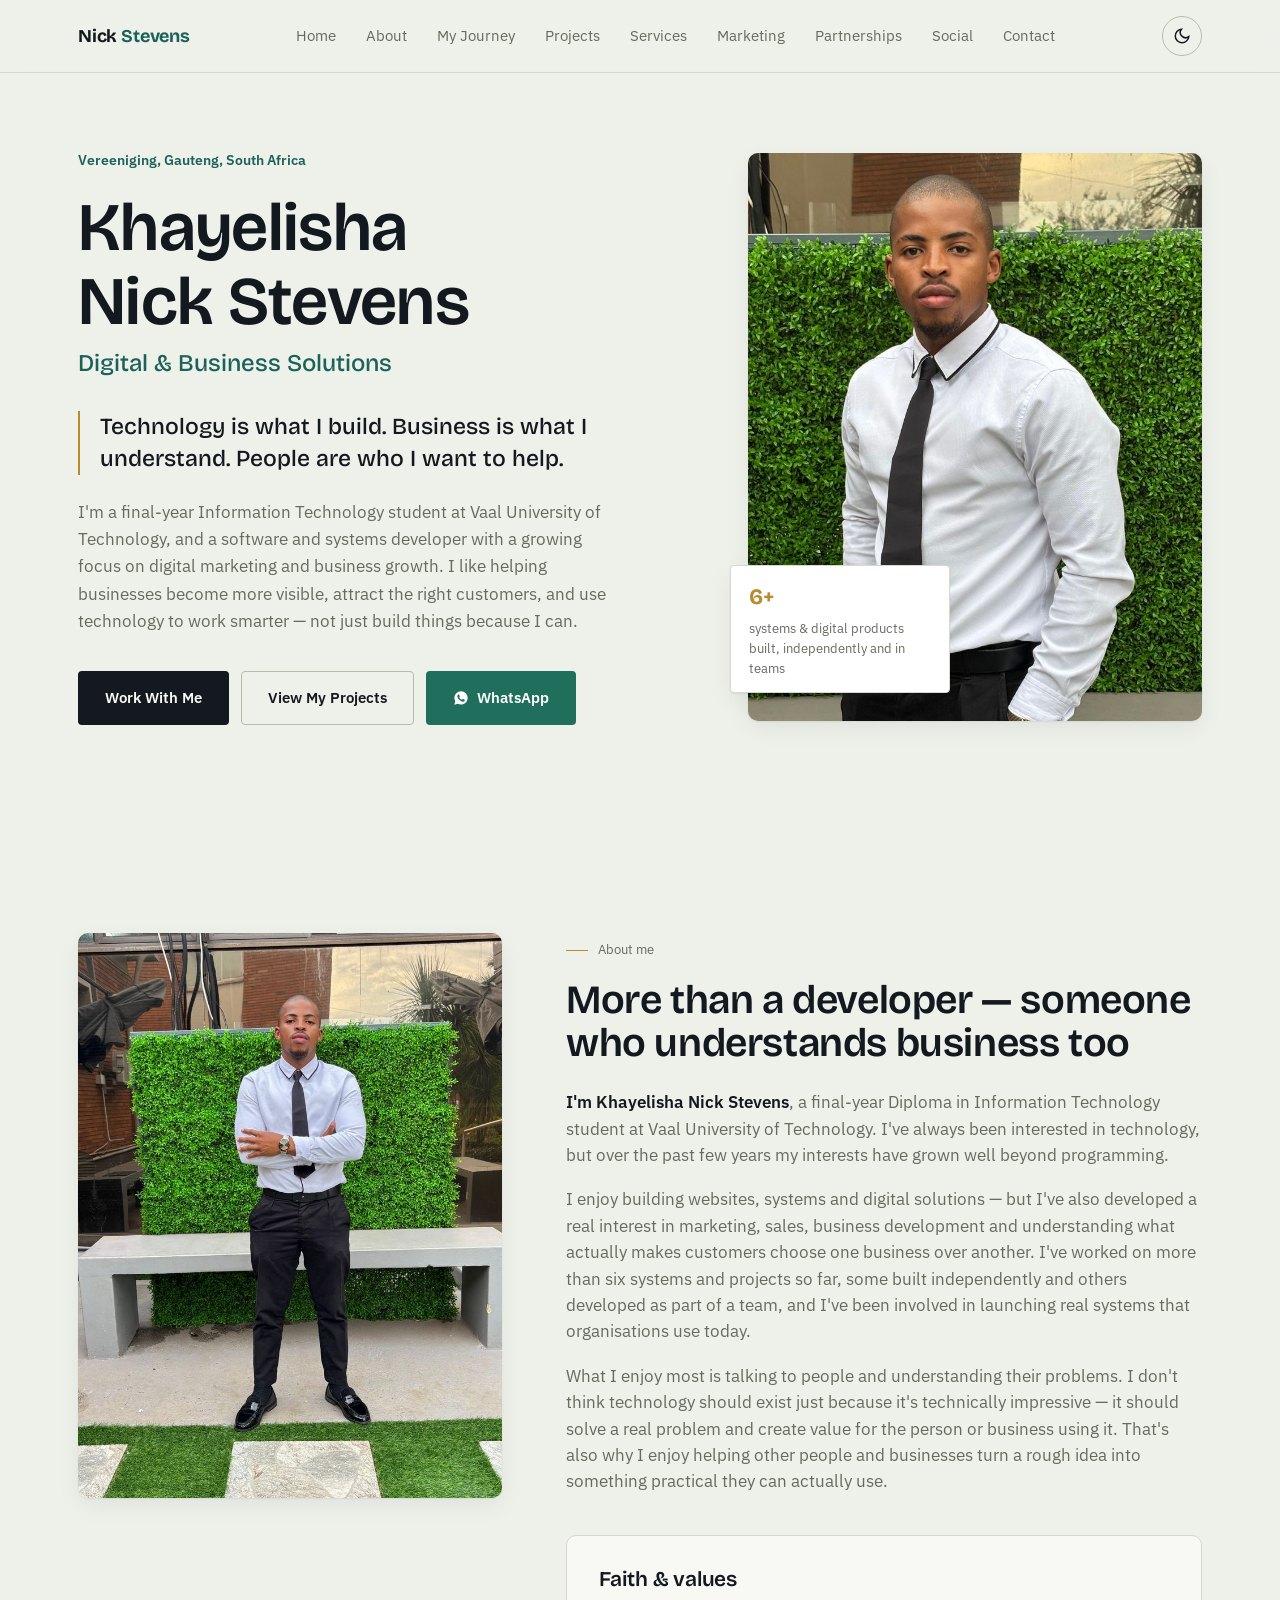
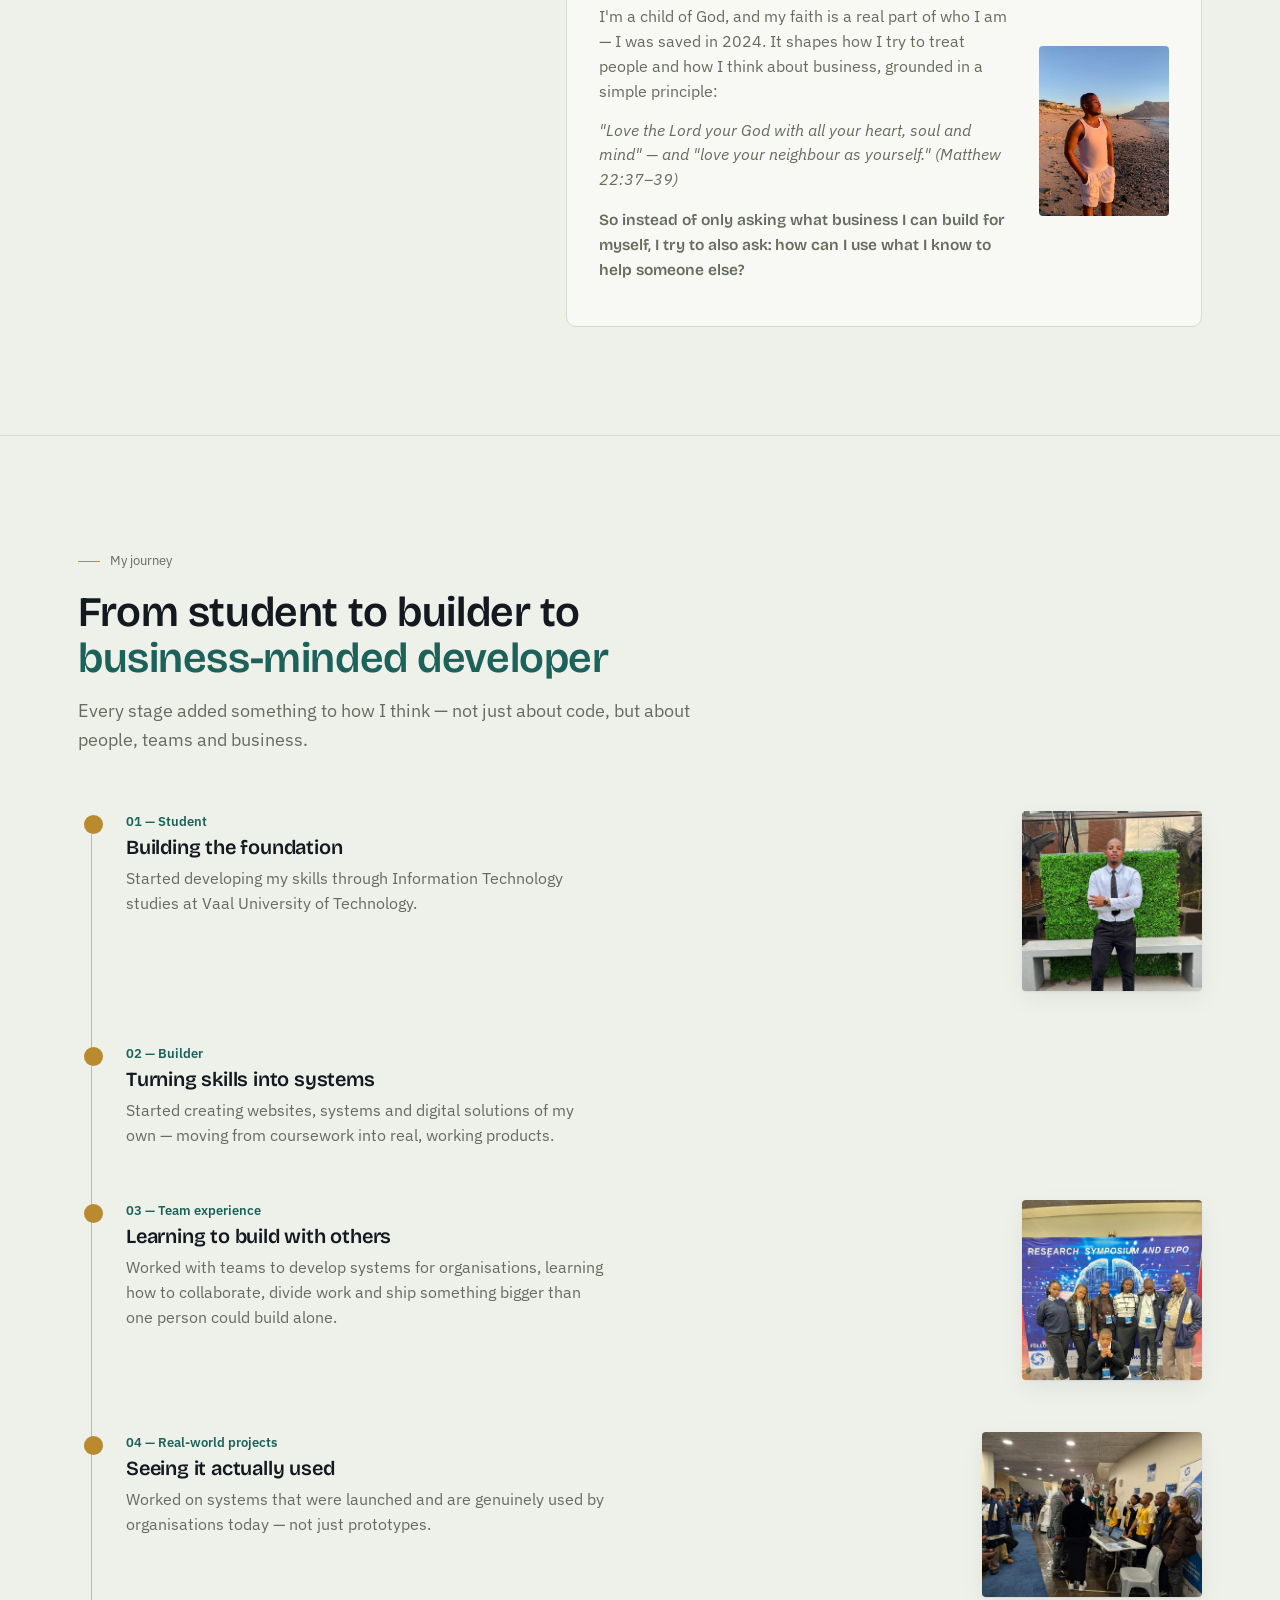
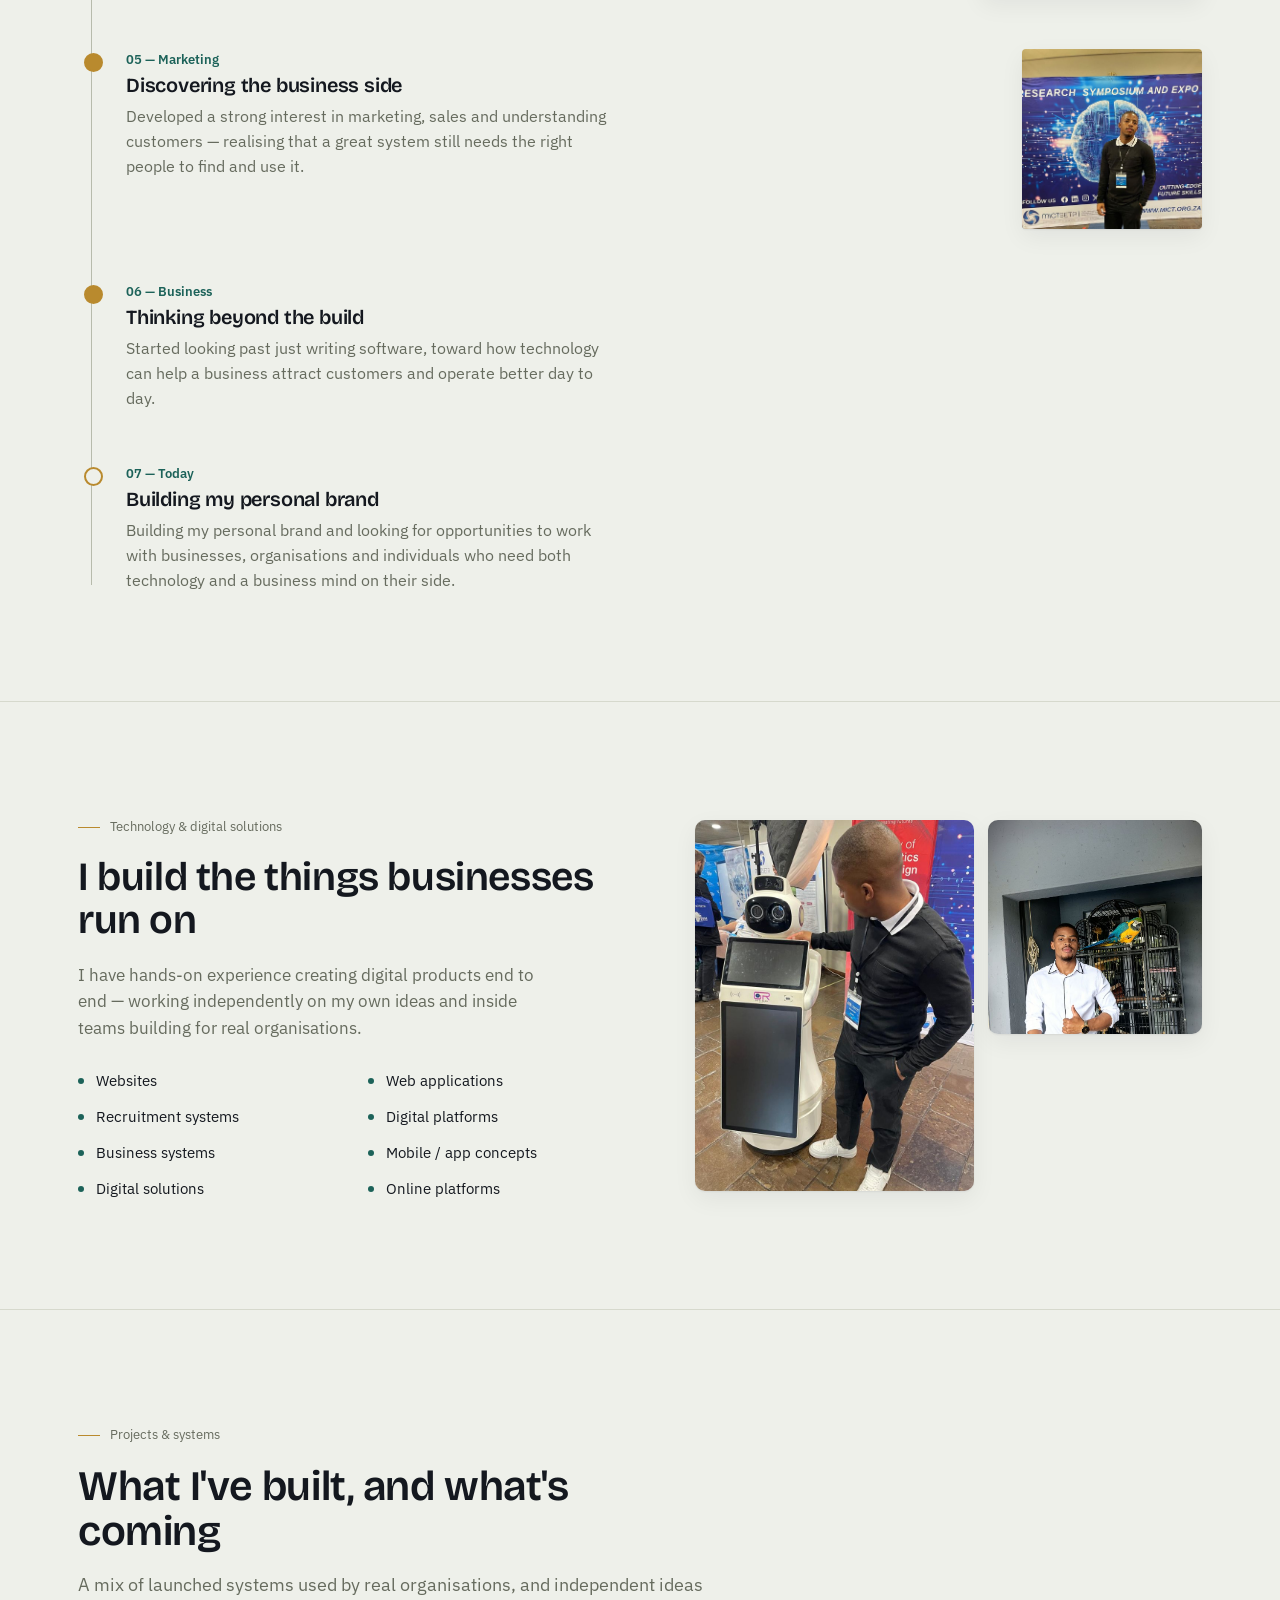
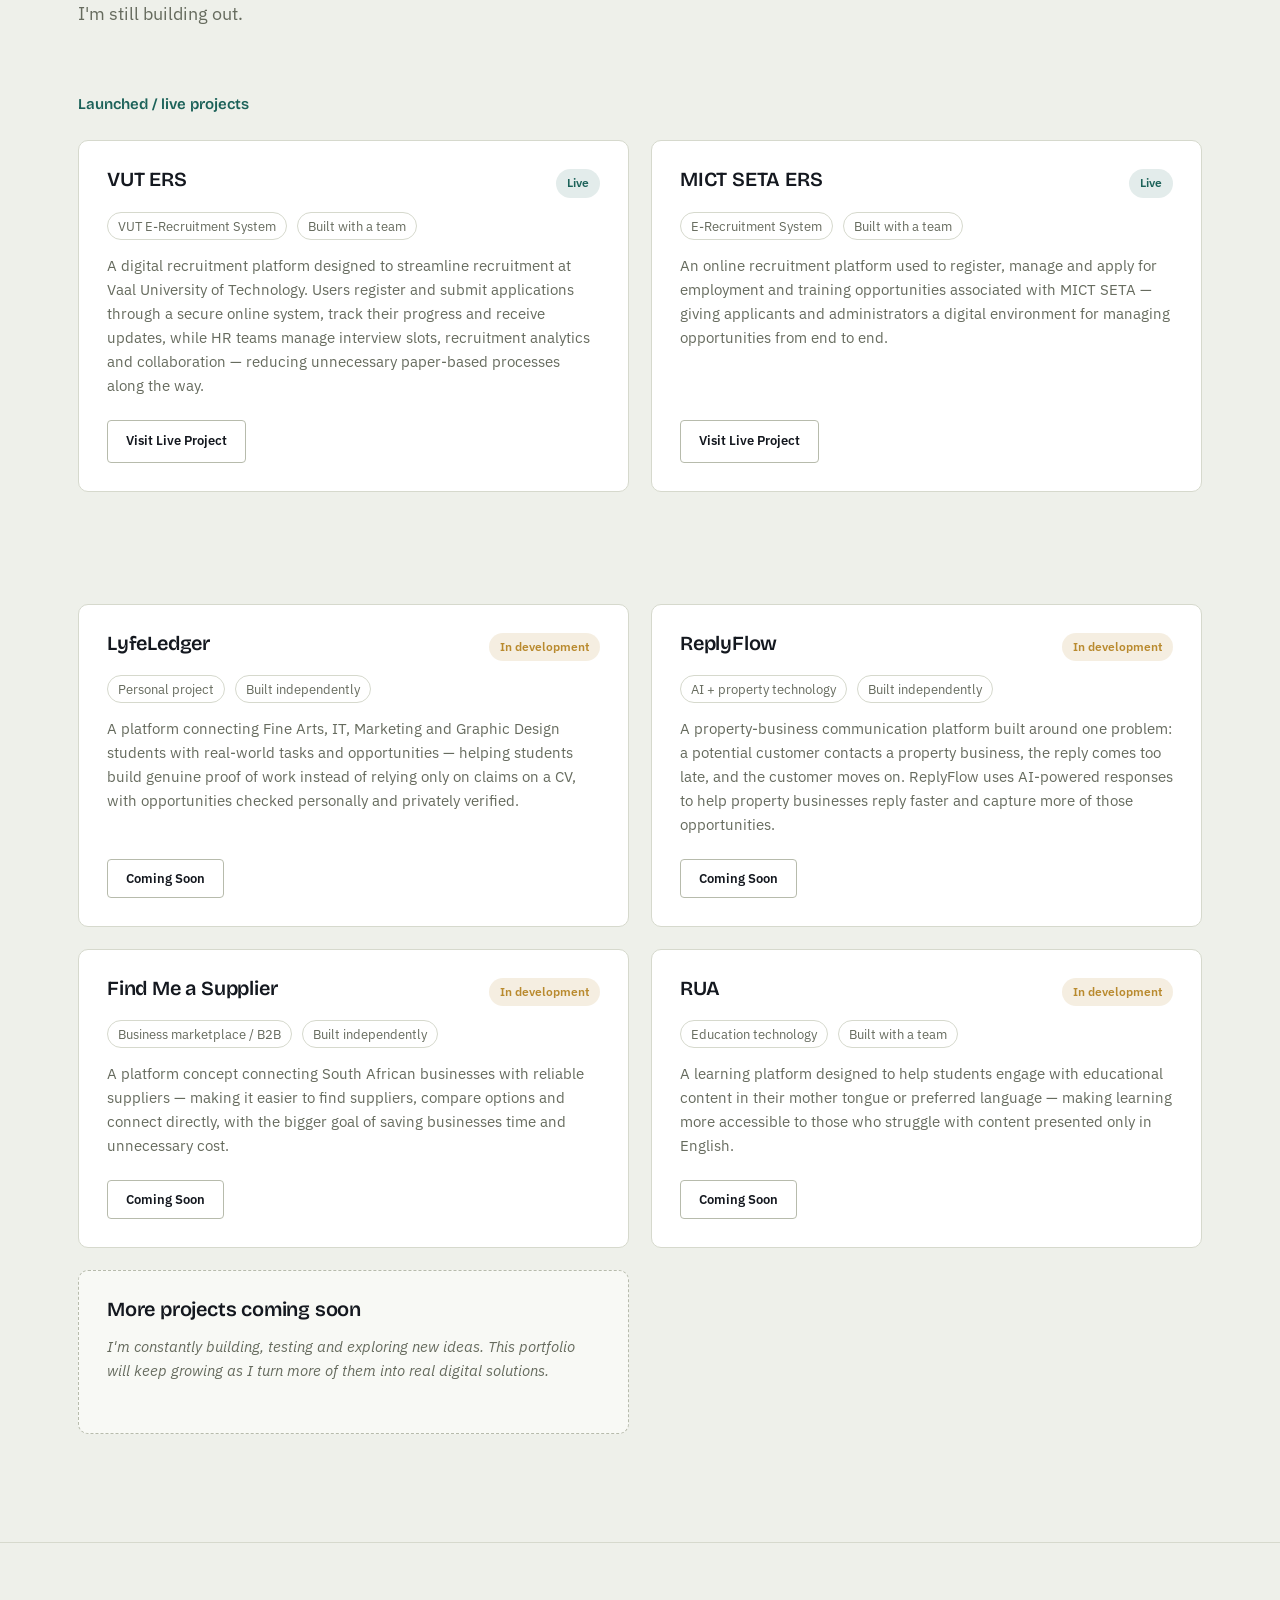
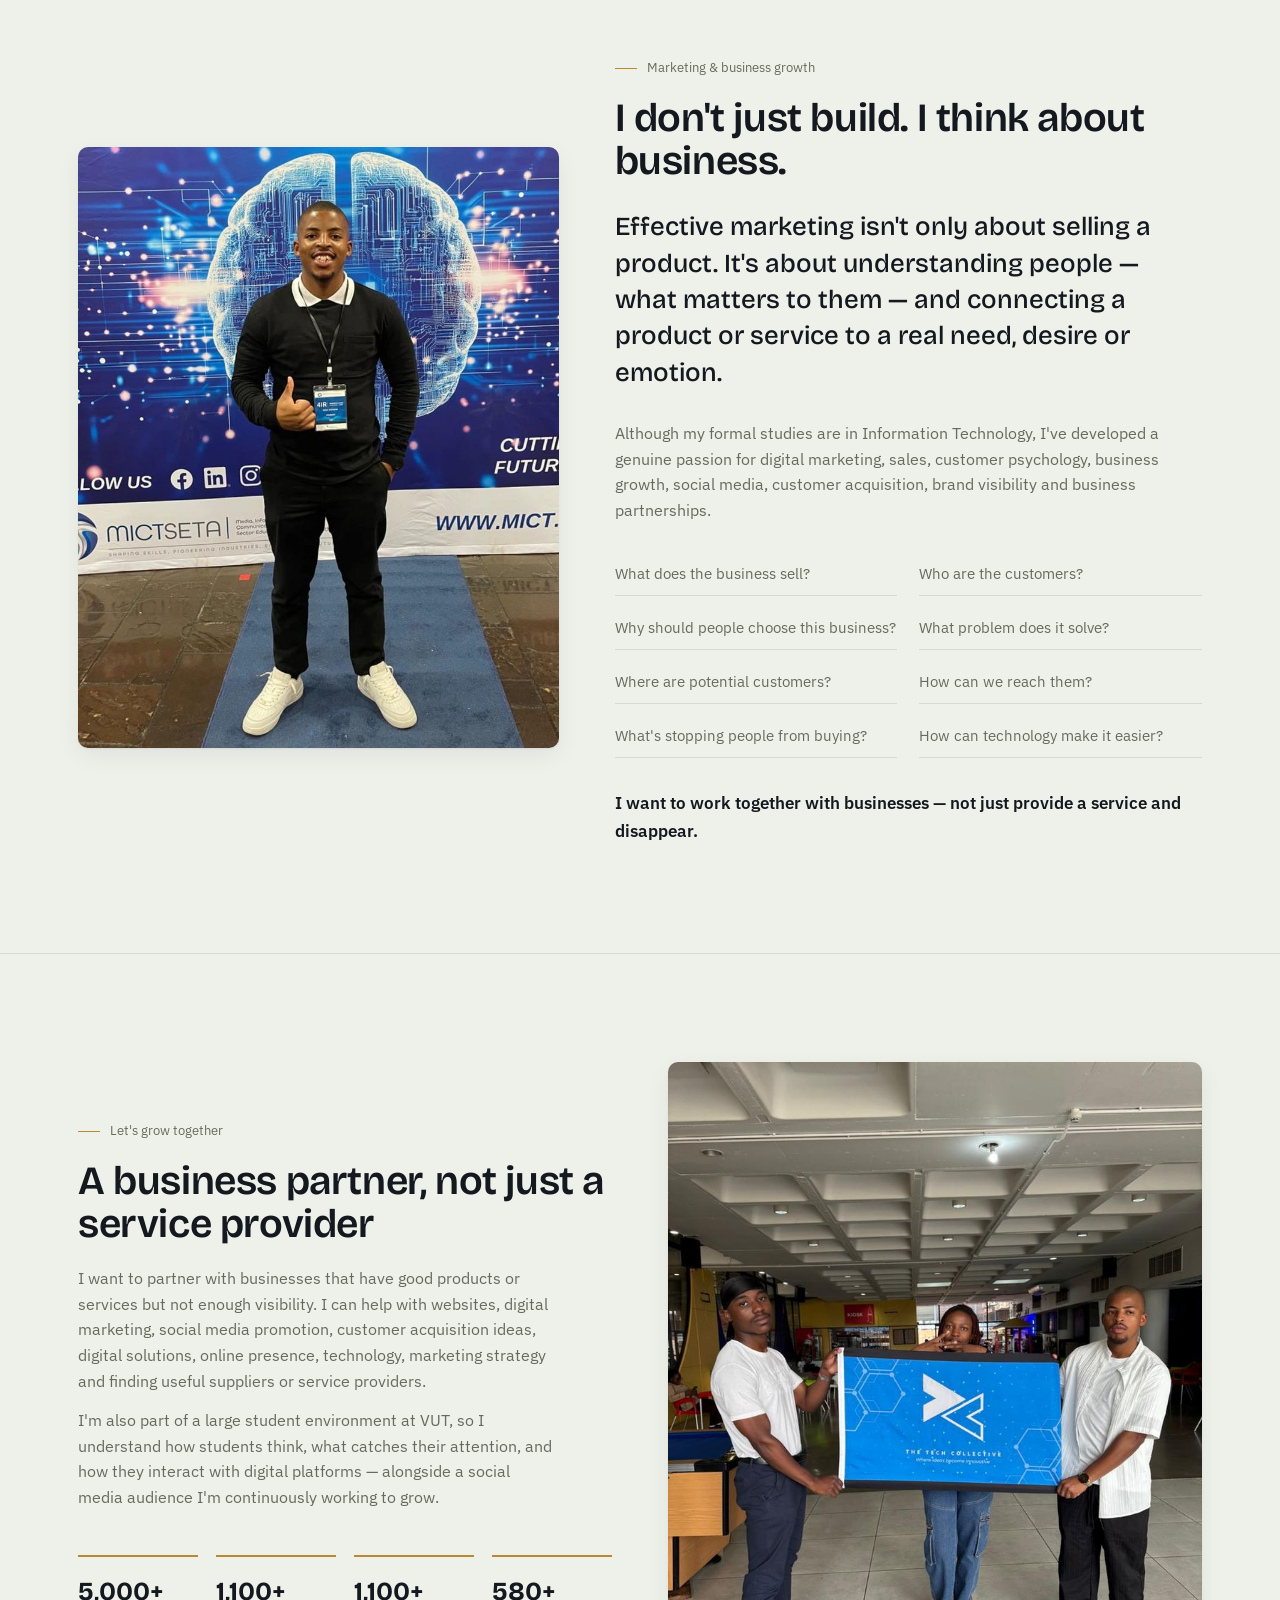
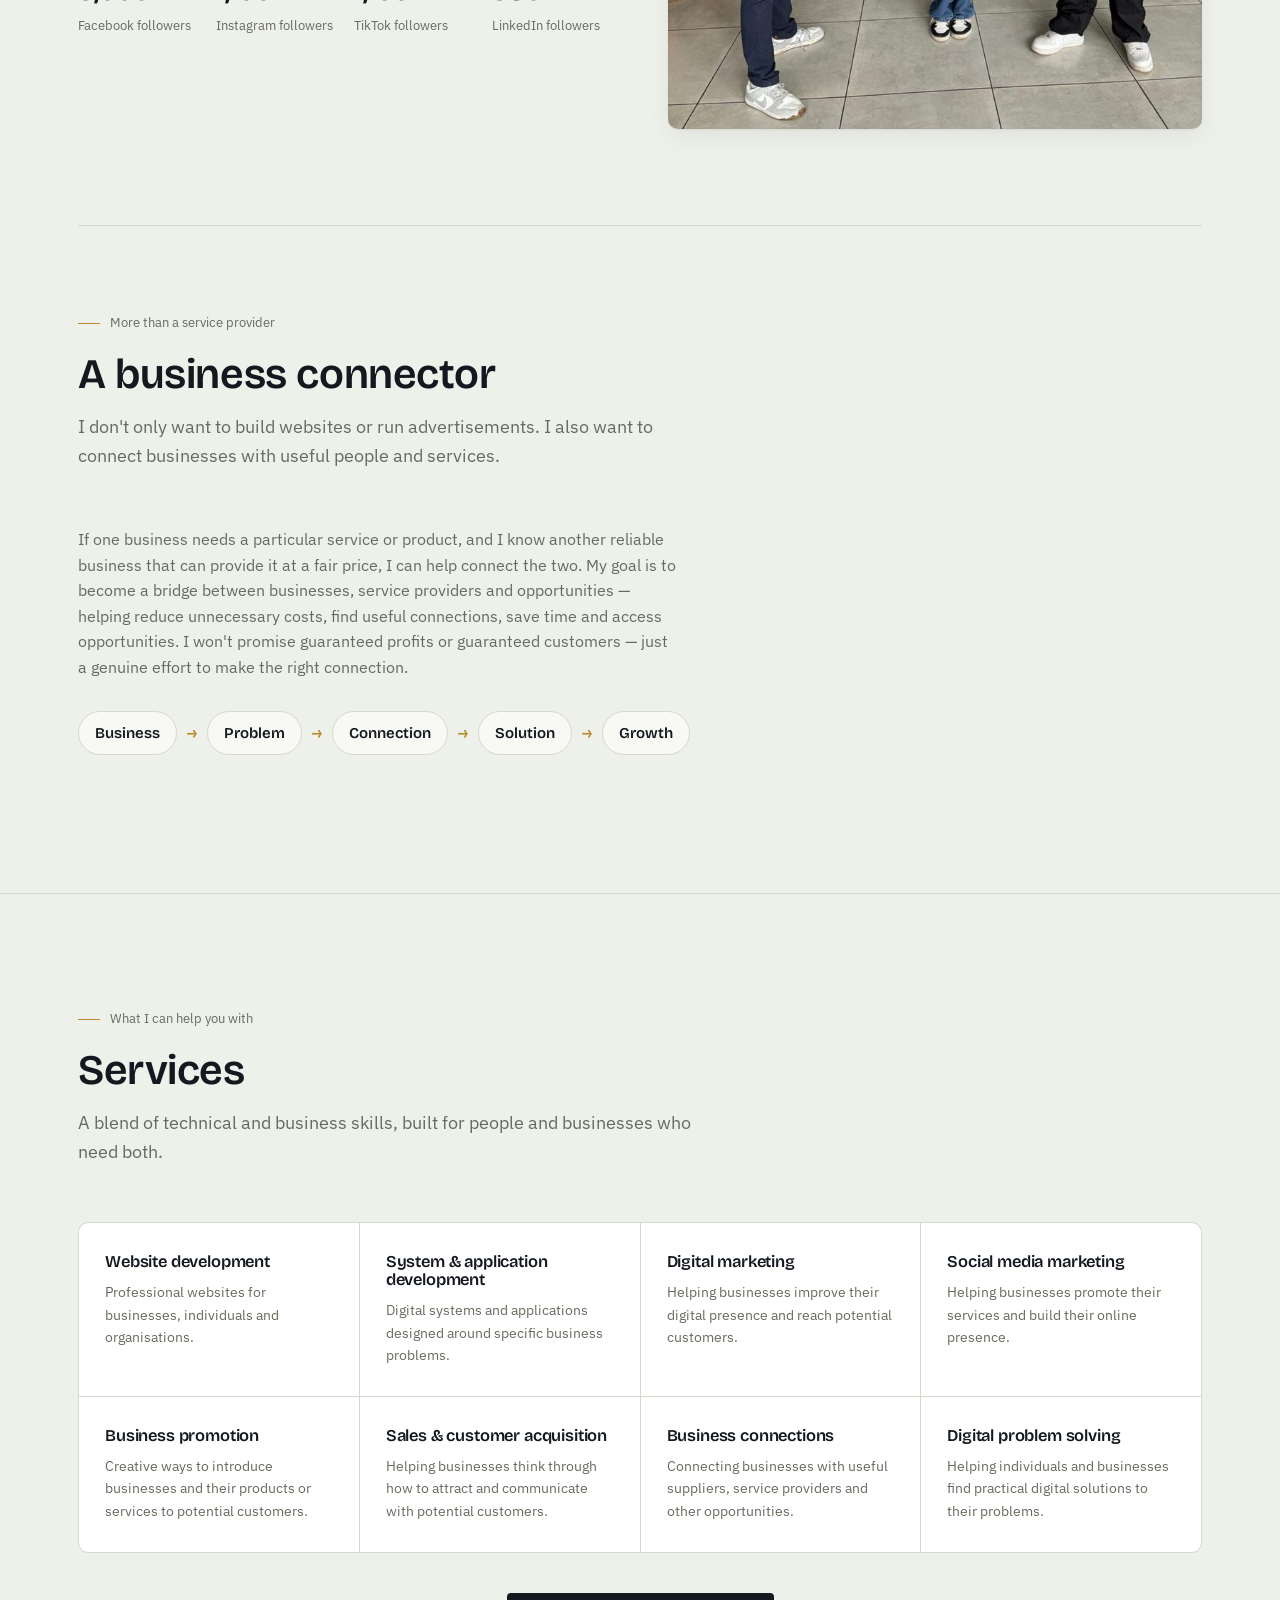
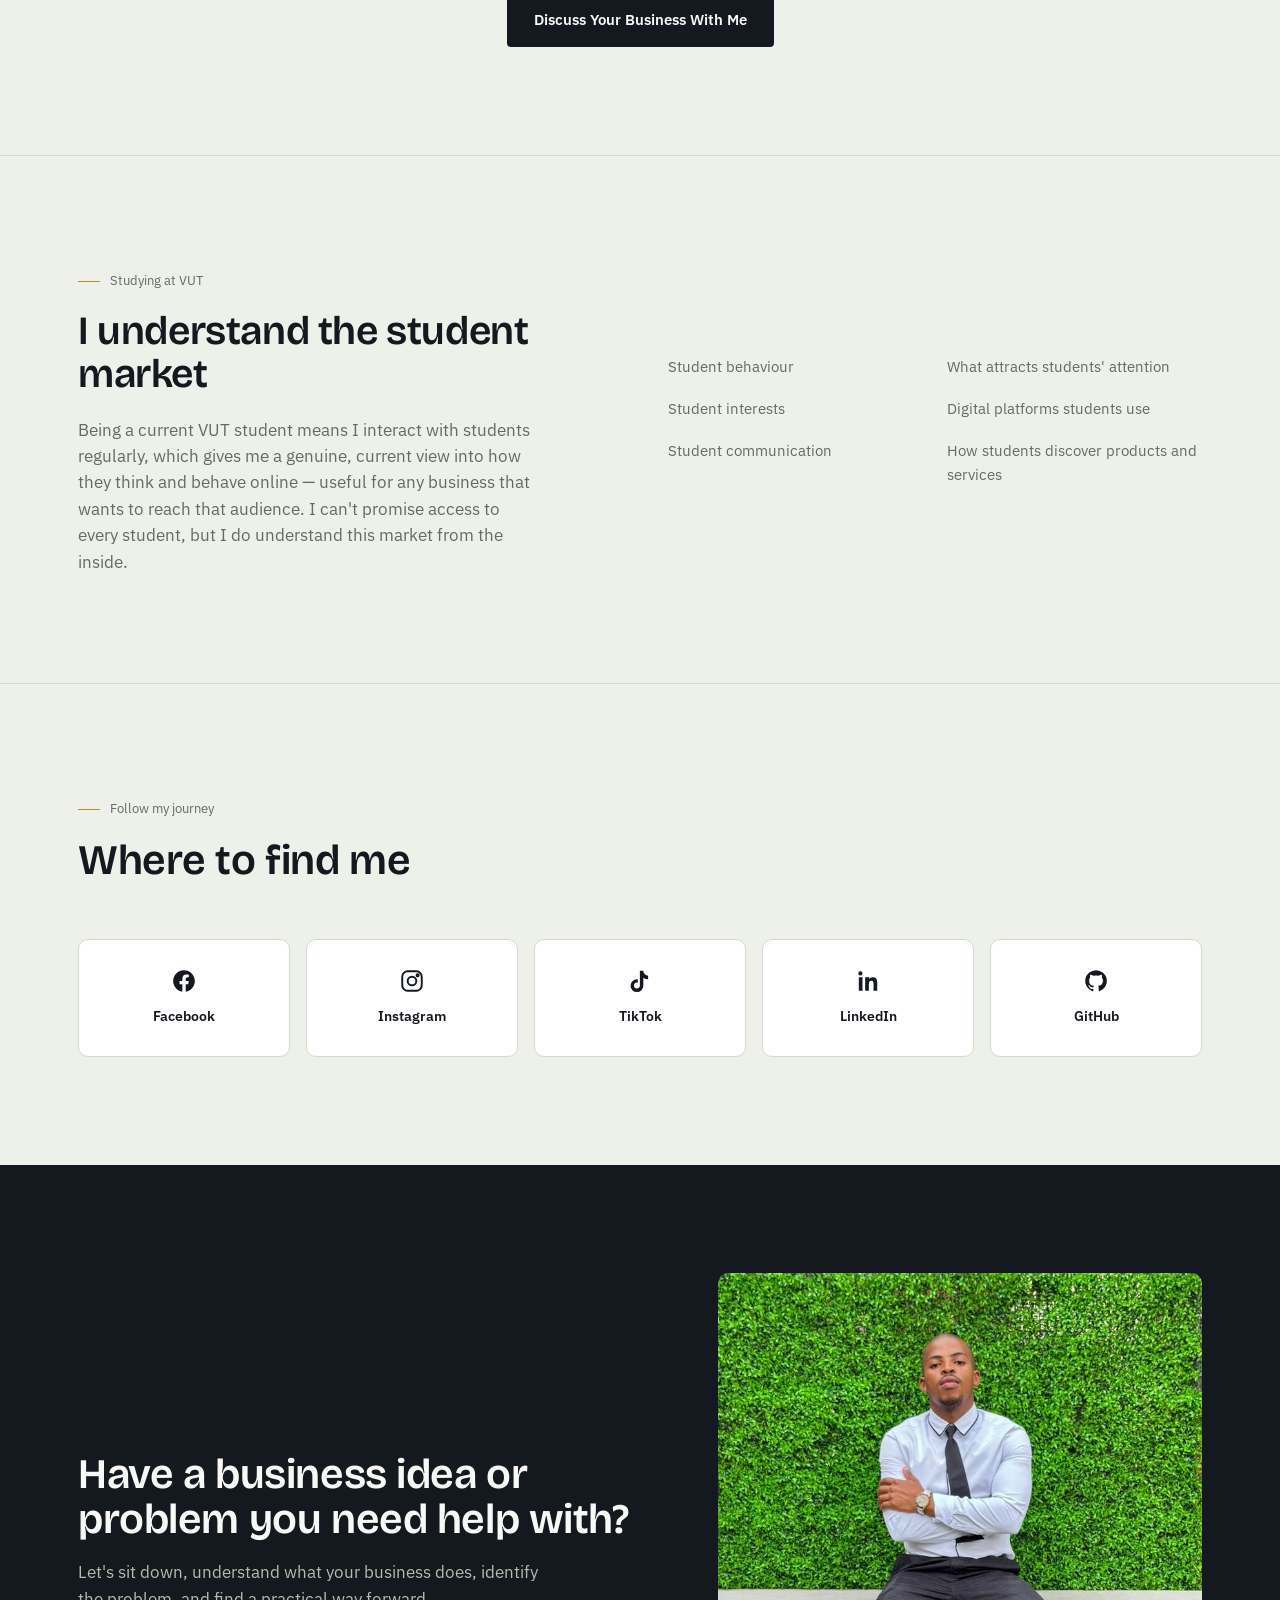
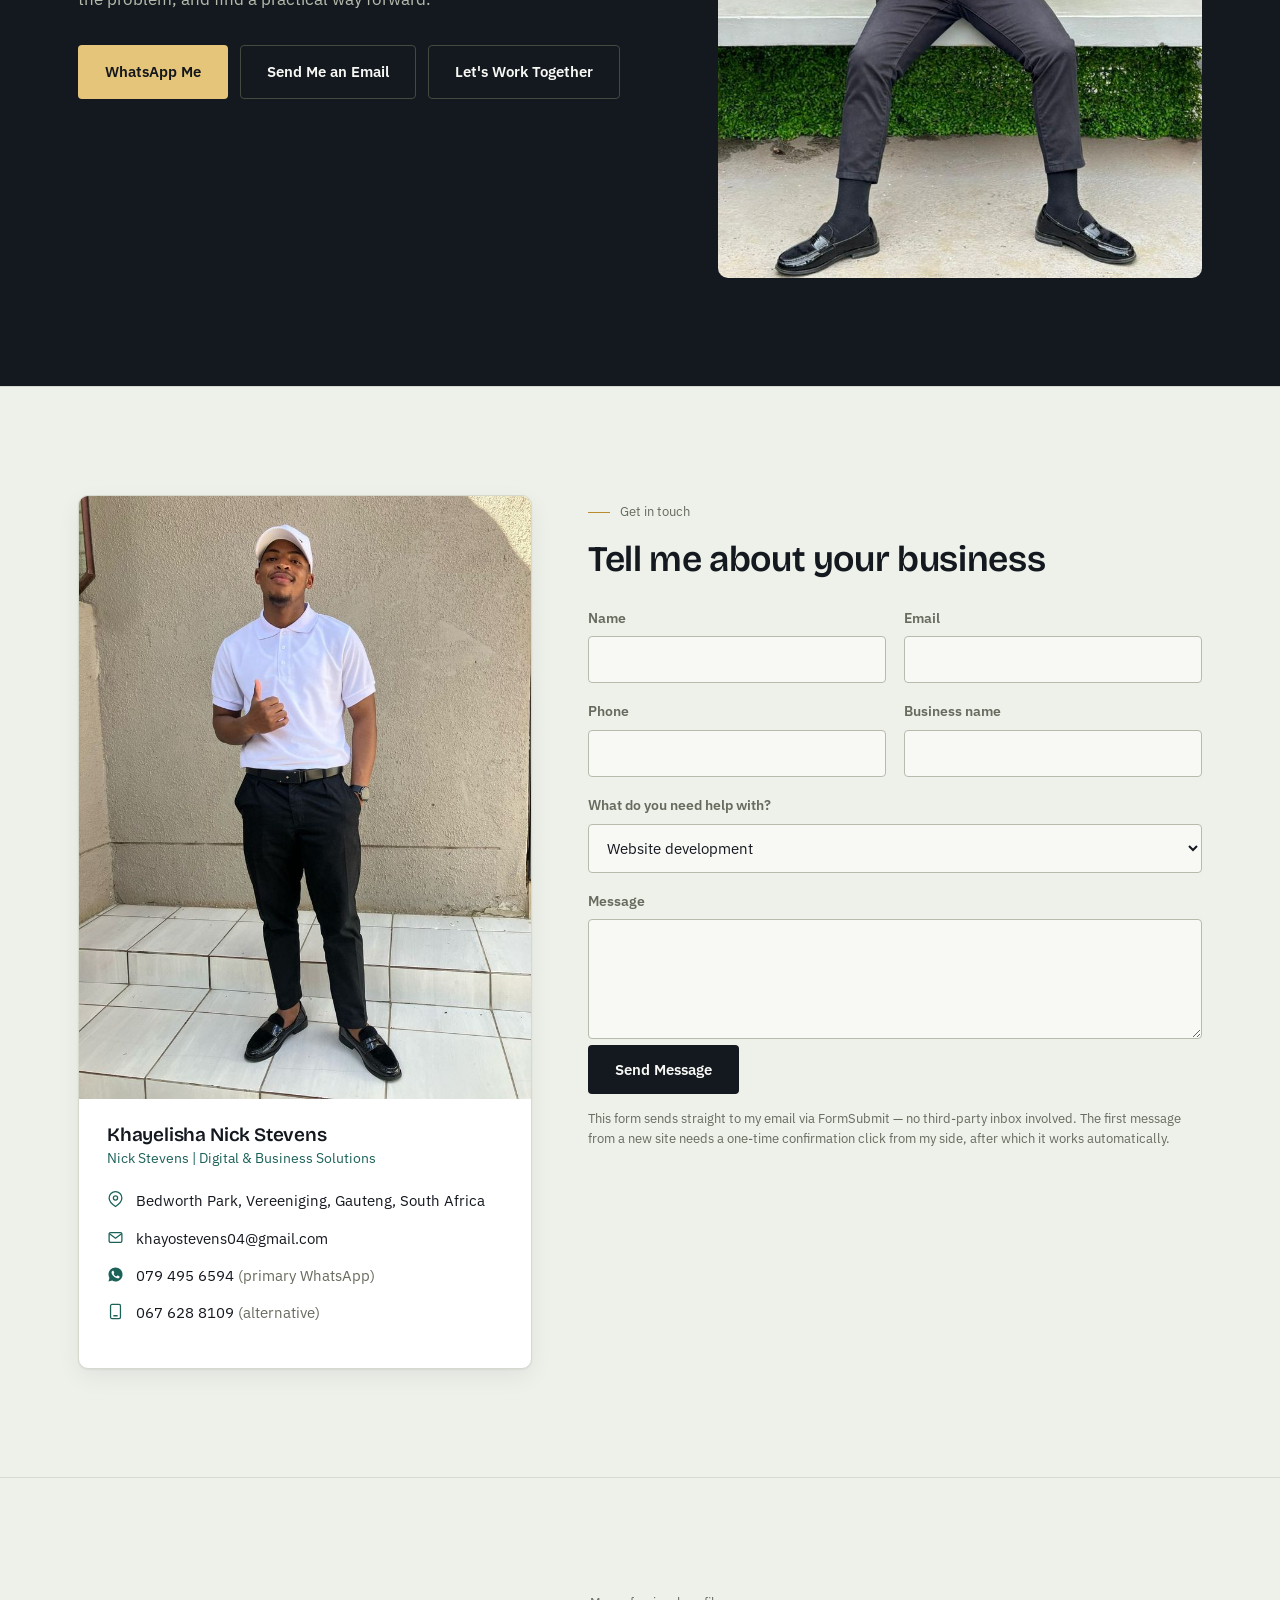
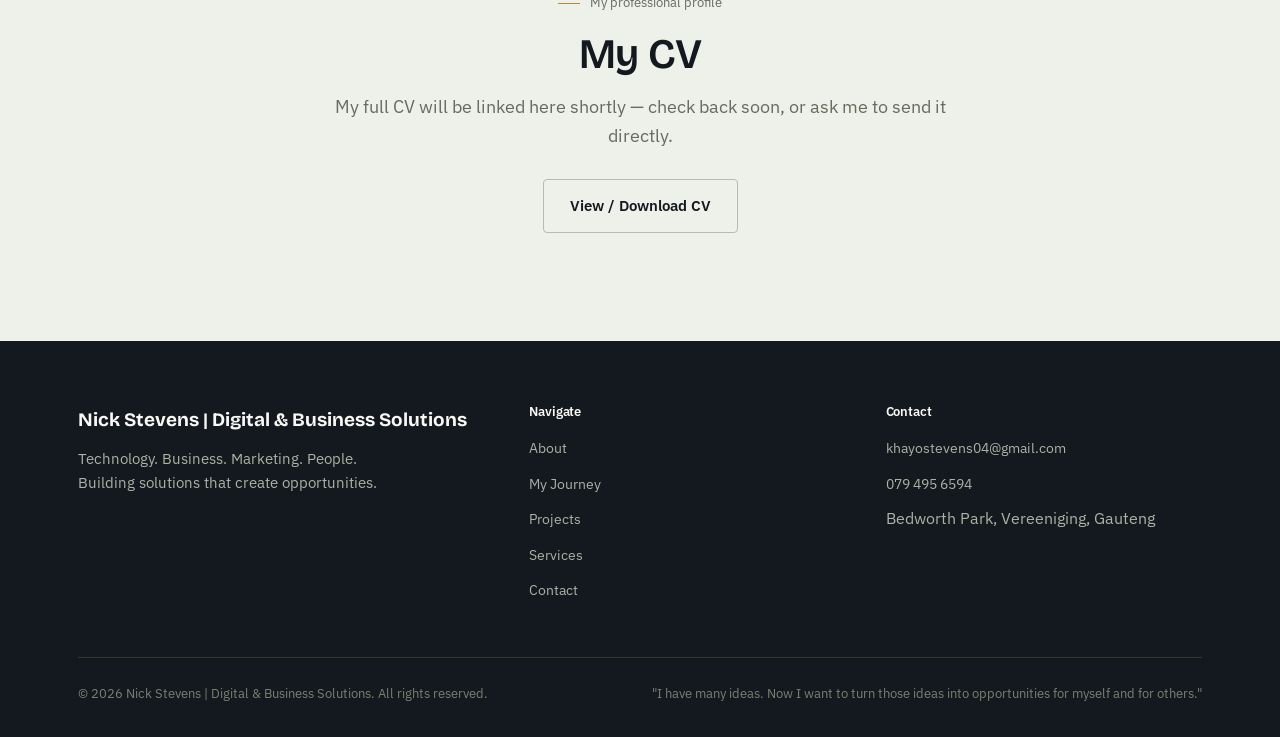
<file: Nick Stevens website/index.html>
<!DOCTYPE html>
<html lang="en">
<head>
<meta charset="UTF-8" />
<meta name="viewport" content="width=device-width, initial-scale=1.0" />
<title>Nick Stevens | Digital & Business Solutions</title>
<meta name="description" content="Khayelisha Nick Stevens — final-year IT student at VUT, software and systems developer, and business-minded digital marketer based in Vereeniging, South Africa. Websites, systems, digital marketing and business connections." />
<link rel="icon" href="data:image/svg+xml,<svg xmlns=%22http://www.w3.org/2000/svg%22 viewBox=%220 0 100 100%22><text y=%22.9em%22 font-size=%2290%22>💡</text></svg>" />

<link rel="preconnect" href="https://fonts.googleapis.com">
<link rel="preconnect" href="https://fonts.gstatic.com" crossorigin>
<link href="https://fonts.googleapis.com/css2?family=Bricolage+Grotesque:opsz,wght@12..96,400;12..96,500;12..96,600;12..96,700&family=IBM+Plex+Sans:wght@400;500;600&display=swap" rel="stylesheet">

<link rel="stylesheet" href="css/style.css" />
</head>
<body>

<!-- ============================= NAV ============================= -->
<nav class="site-nav">
  <div class="nav-inner">
    <a href="#home" class="nav-brand">Nick <span>Stevens</span></a>
    <ul class="nav-links" id="navLinks">
      <li><a href="#home">Home</a></li>
      <li><a href="#about">About</a></li>
      <li><a href="#journey">My Journey</a></li>
      <li><a href="#projects">Projects</a></li>
      <li><a href="#services">Services</a></li>
      <li><a href="#marketing">Marketing</a></li>
      <li><a href="#partnerships">Partnerships</a></li>
      <li><a href="#social">Social</a></li>
      <li><a href="#contact">Contact</a></li>
    </ul>
    <div class="nav-right">
      <button class="theme-toggle" id="themeToggle" aria-label="Toggle dark mode">
        <svg class="icon-moon" viewBox="0 0 24 24" fill="none" stroke="currentColor" stroke-width="2" stroke-linecap="round"><path d="M21 12.8A9 9 0 1 1 11.2 3a7 7 0 0 0 9.8 9.8z"/></svg>
        <svg class="icon-sun" viewBox="0 0 24 24" fill="none" stroke="currentColor" stroke-width="2" stroke-linecap="round"><circle cx="12" cy="12" r="4"/><path d="M12 2v2M12 20v2M4.9 4.9l1.4 1.4M17.7 17.7l1.4 1.4M2 12h2M20 12h2M4.9 19.1l1.4-1.4M17.7 6.3l1.4-1.4"/></svg>
      </button>
      <button class="nav-toggle" id="navToggle" aria-label="Open menu" aria-expanded="false">
        <span></span><span></span><span></span>
      </button>
    </div>
  </div>
</nav>

<!-- ============================= HERO ============================= -->
<header class="hero" id="home">
  <div class="container hero-inner">
    <div class="hero-copy">
      <span class="hero-eyebrow">Vereeniging, Gauteng, South Africa</span>
      <h1>Khayelisha<br>Nick Stevens</h1>
      <p class="role">Digital &amp; Business Solutions</p>
      <blockquote>Technology is what I build. Business is what I understand. People are who I want to help.</blockquote>
      <p class="desc">I'm a final-year Information Technology student at Vaal University of Technology, and a software and systems developer with a growing focus on digital marketing and business growth. I like helping businesses become more visible, attract the right customers, and use technology to work smarter — not just build things because I can.</p>
      <div class="hero-actions">
        <a href="#contact" class="btn btn-primary">Work With Me</a>
        <a href="#projects" class="btn btn-ghost">View My Projects</a>
        <a href="https://wa.me/27794956594" target="_blank" rel="noopener" class="btn btn-whatsapp">
          <svg width="16" height="16" viewBox="0 0 24 24" fill="currentColor"><path d="M12.04 2C6.58 2 2.13 6.45 2.13 11.91c0 1.75.46 3.46 1.32 4.96L2.05 22l5.25-1.38a9.9 9.9 0 0 0 4.74 1.21h.01c5.46 0 9.91-4.45 9.91-9.91C21.96 6.45 17.5 2 12.04 2zm5.8 14.06c-.24.68-1.4 1.31-1.93 1.36-.5.05-1.02.24-3.41-.71-2.88-1.15-4.73-4.07-4.87-4.26-.14-.19-1.16-1.55-1.16-2.96s.72-2.1.98-2.39c.24-.27.53-.34.71-.34l.5.01c.16 0 .38-.06.59.45.24.57.8 1.98.87 2.12.07.14.11.3.02.49-.09.19-.14.3-.27.46-.14.16-.29.36-.41.48-.14.14-.28.29-.12.57.16.28.71 1.18 1.53 1.91 1.05.94 1.94 1.23 2.22 1.37.28.14.44.12.6-.07.16-.19.68-.8.87-1.07.18-.27.36-.23.6-.14.24.09 1.55.73 1.82.87.27.13.45.2.51.31.07.12.07.65-.17 1.33z"/></svg>
          WhatsApp
        </a>
      </div>
    </div>
    <div class="hero-visual">
      <div class="frame">
        <img src="images/hero-portrait.jpg" alt="Khayelisha Nick Stevens" />
      </div>
      <div class="tag">
        <div class="num">6+</div>
        <div class="lbl">systems &amp; digital products built, independently and in teams</div>
      </div>
    </div>
  </div>
</header>

<!-- ============================= ABOUT ============================= -->
<section id="about">
  <div class="container about-inner">
    <div class="about-visual reveal">
      <img src="images/about-portrait.jpg" alt="Khayelisha Nick Stevens" />
    </div>
    <div class="about-copy">
      <span class="eyebrow reveal">About me</span>
      <h2 class="reveal" style="font-size:clamp(28px,3.4vw,40px); margin-bottom:24px;">More than a developer — someone who understands business too</h2>

      <p class="reveal"><strong>I'm Khayelisha Nick Stevens</strong>, a final-year Diploma in Information Technology student at Vaal University of Technology. I've always been interested in technology, but over the past few years my interests have grown well beyond programming.</p>

      <p class="reveal">I enjoy building websites, systems and digital solutions — but I've also developed a real interest in marketing, sales, business development and understanding what actually makes customers choose one business over another. I've worked on more than six systems and projects so far, some built independently and others developed as part of a team, and I've been involved in launching real systems that organisations use today.</p>

      <p class="reveal">What I enjoy most is talking to people and understanding their problems. I don't think technology should exist just because it's technically impressive — it should solve a real problem and create value for the person or business using it. That's also why I enjoy helping other people and businesses turn a rough idea into something practical they can actually use.</p>

      <div class="faith-block reveal">
        <div class="text">
          <h3>Faith &amp; values</h3>
          <p>I'm a child of God, and my faith is a real part of who I am — I was saved in 2024. It shapes how I try to treat people and how I think about business, grounded in a simple principle:</p>
          <p class="verse">"Love the Lord your God with all your heart, soul and mind" — and "love your neighbour as yourself." (Matthew 22:37–39)</p>
          <p class="question">So instead of only asking what business I can build for myself, I try to also ask: how can I use what I know to help someone else?</p>
        </div>
        <div class="visual">
          <img src="images/faith-reflection.jpg" alt="Khayelisha reflecting by the sea" />
        </div>
      </div>
    </div>
  </div>
</section>

<!-- ============================= JOURNEY ============================= -->
<section id="journey">
  <div class="container">
    <div class="section-head reveal">
      <span class="eyebrow">My journey</span>
      <h2>From student to builder to <span class="kicker-word">business-minded developer</span></h2>
      <p class="lede">Every stage added something to how I think — not just about code, but about people, teams and business.</p>
    </div>

    <div class="timeline">
      <div class="t-item filled reveal">
        <div>
          <span class="t-label">01 — Student</span>
          <h3>Building the foundation</h3>
          <p>Started developing my skills through Information Technology studies at Vaal University of Technology.</p>
        </div>
        <img src="images/journey-student.jpg" alt="Khayelisha as a student" />
      </div>

      <div class="t-item filled reveal">
        <div>
          <span class="t-label">02 — Builder</span>
          <h3>Turning skills into systems</h3>
          <p>Started creating websites, systems and digital solutions of my own — moving from coursework into real, working products.</p>
        </div>
      </div>

      <div class="t-item filled reveal">
        <div>
          <span class="t-label">03 — Team experience</span>
          <h3>Learning to build with others</h3>
          <p>Worked with teams to develop systems for organisations, learning how to collaborate, divide work and ship something bigger than one person could build alone.</p>
        </div>
        <img src="images/journey-team.jpg" alt="Khayelisha with his development team" />
      </div>

      <div class="t-item filled reveal">
        <div>
          <span class="t-label">04 — Real-world projects</span>
          <h3>Seeing it actually used</h3>
          <p>Worked on systems that were launched and are genuinely used by organisations today — not just prototypes.</p>
        </div>
        <img class="wide" src="images/journey-realworld.jpg" alt="Khayelisha presenting a real-world project" />
      </div>

      <div class="t-item filled reveal">
        <div>
          <span class="t-label">05 — Marketing</span>
          <h3>Discovering the business side</h3>
          <p>Developed a strong interest in marketing, sales and understanding customers — realising that a great system still needs the right people to find and use it.</p>
        </div>
        <img src="images/journey-marketing.jpg" alt="Khayelisha at a technology expo" />
      </div>

      <div class="t-item filled reveal">
        <div>
          <span class="t-label">06 — Business</span>
          <h3>Thinking beyond the build</h3>
          <p>Started looking past just writing software, toward how technology can help a business attract customers and operate better day to day.</p>
        </div>
      </div>

      <div class="t-item reveal">
        <div>
          <span class="t-label">07 — Today</span>
          <h3>Building my personal brand</h3>
          <p>Building my personal brand and looking for opportunities to work with businesses, organisations and individuals who need both technology and a business mind on their side.</p>
        </div>
      </div>
    </div>
  </div>
</section>

<!-- ============================= TECHNOLOGY ============================= -->
<section id="technology">
  <div class="container tech-grid">
    <div class="tech-copy">
      <span class="eyebrow reveal">Technology &amp; digital solutions</span>
      <h2 class="reveal" style="font-size:clamp(28px,3.4vw,40px); margin-bottom:20px;">I build the things businesses run on</h2>
      <p class="reveal" style="color:var(--text-muted); font-size:16.5px; max-width:480px;">I have hands-on experience creating digital products end to end — working independently on my own ideas and inside teams building for real organisations.</p>
      <ul class="tech-list reveal">
        <li>Websites</li>
        <li>Web applications</li>
        <li>Recruitment systems</li>
        <li>Digital platforms</li>
        <li>Business systems</li>
        <li>Mobile / app concepts</li>
        <li>Digital solutions</li>
        <li>Online platforms</li>
      </ul>
    </div>
    <div class="tech-visual reveal">
      <div class="main-img"><img src="images/tech-primary.jpg" alt="Khayelisha working with technology at an expo" /></div>
      <div class="sub-img"><img src="images/tech-secondary.jpg" alt="Khayelisha in a technology environment" /></div>
    </div>
  </div>
</section>

<!-- ============================= PROJECTS ============================= -->
<section id="projects">
  <div class="container">
    <div class="section-head reveal">
      <span class="eyebrow">Projects &amp; systems</span>
      <h2>What I've built, and what's coming</h2>
      <p class="lede">A mix of launched systems used by real organisations, and independent ideas I'm still building out.</p>
    </div>

    <p class="projects-group-label reveal">Launched / live projects</p>
    <div class="project-grid">
      <div class="project-card reveal">
        <div class="project-top">
          <h3>VUT ERS</h3>
          <span class="status-pill status-live">Live</span>
        </div>
        <div class="project-meta"><span>VUT E-Recruitment System</span><span>Built with a team</span></div>
        <p class="desc">A digital recruitment platform designed to streamline recruitment at Vaal University of Technology. Users register and submit applications through a secure online system, track their progress and receive updates, while HR teams manage interview slots, recruitment analytics and collaboration — reducing unnecessary paper-based processes along the way.</p>
        <a href="https://erecruitment.vut.ac.za/" target="_blank" rel="noopener" class="btn btn-ghost btn-sm">Visit Live Project</a>
      </div>

      <div class="project-card reveal">
        <div class="project-top">
          <h3>MICT SETA ERS</h3>
          <span class="status-pill status-live">Live</span>
        </div>
        <div class="project-meta"><span>E-Recruitment System</span><span>Built with a team</span></div>
        <p class="desc">An online recruitment platform used to register, manage and apply for employment and training opportunities associated with MICT SETA — giving applicants and administrators a digital environment for managing opportunities from end to end.</p>
        <a href="https://erecruitment.mict.org.za/index.php" target="_blank" rel="noopener" class="btn btn-ghost btn-sm">Visit Live Project</a>
      </div>
    </div>

    <p class="projects-group-label reveal">Projects in development</p>
    <div class="project-grid">
      <div class="project-card reveal">
        <div class="project-top">
          <h3>LyfeLedger</h3>
          <span class="status-pill status-dev">In development</span>
        </div>
        <div class="project-meta"><span>Personal project</span><span>Built independently</span></div>
        <p class="desc">A platform connecting Fine Arts, IT, Marketing and Graphic Design students with real-world tasks and opportunities — helping students build genuine proof of work instead of relying only on claims on a CV, with opportunities checked personally and privately verified.</p>
        <button class="btn btn-ghost btn-sm" disabled>Coming Soon</button>
      </div>

      <div class="project-card reveal">
        <div class="project-top">
          <h3>ReplyFlow</h3>
          <span class="status-pill status-dev">In development</span>
        </div>
        <div class="project-meta"><span>AI + property technology</span><span>Built independently</span></div>
        <p class="desc">A property-business communication platform built around one problem: a potential customer contacts a property business, the reply comes too late, and the customer moves on. ReplyFlow uses AI-powered responses to help property businesses reply faster and capture more of those opportunities.</p>
        <button class="btn btn-ghost btn-sm" disabled>Coming Soon</button>
      </div>

      <div class="project-card reveal">
        <div class="project-top">
          <h3>Find Me a Supplier</h3>
          <span class="status-pill status-dev">In development</span>
        </div>
        <div class="project-meta"><span>Business marketplace / B2B</span><span>Built independently</span></div>
        <p class="desc">A platform concept connecting South African businesses with reliable suppliers — making it easier to find suppliers, compare options and connect directly, with the bigger goal of saving businesses time and unnecessary cost.</p>
        <button class="btn btn-ghost btn-sm" disabled>Coming Soon</button>
      </div>

      <div class="project-card reveal">
        <div class="project-top">
          <h3>RUA</h3>
          <span class="status-pill status-dev">In development</span>
        </div>
        <div class="project-meta"><span>Education technology</span><span>Built with a team</span></div>
        <p class="desc">A learning platform designed to help students engage with educational content in their mother tongue or preferred language — making learning more accessible to those who struggle with content presented only in English.</p>
        <button class="btn btn-ghost btn-sm" disabled>Coming Soon</button>
      </div>

      <div class="project-card project-more reveal">
        <div class="project-top"><h3>More projects coming soon</h3></div>
        <p class="desc">I'm constantly building, testing and exploring new ideas. This portfolio will keep growing as I turn more of them into real digital solutions.</p>
      </div>
    </div>
  </div>
</section>

<!-- ============================= MARKETING & BUSINESS ============================= -->
<section id="marketing">
  <div class="container marketing-grid">
    <div class="marketing-visual reveal">
      <img src="images/marketing-business.jpg" alt="Khayelisha at a business and technology expo" />
    </div>
    <div>
      <span class="eyebrow reveal">Marketing &amp; business growth</span>
      <h2 class="reveal" style="font-size:clamp(28px,3.4vw,40px);">I don't just build. I think about business.</h2>
      <p class="philosophy-quote reveal">Effective marketing isn't only about selling a product. It's about understanding people — what matters to them — and connecting a product or service to a real need, desire or emotion.</p>
      <p class="reveal" style="color:var(--text-muted); font-size:16px;">Although my formal studies are in Information Technology, I've developed a genuine passion for digital marketing, sales, customer psychology, business growth, social media, customer acquisition, brand visibility and business partnerships.</p>

      <ul class="question-grid reveal">
        <li>What does the business sell?</li>
        <li>Who are the customers?</li>
        <li>Why should people choose this business?</li>
        <li>What problem does it solve?</li>
        <li>Where are potential customers?</li>
        <li>How can we reach them?</li>
        <li>What's stopping people from buying?</li>
        <li>How can technology make it easier?</li>
      </ul>

      <p class="closing-line reveal">I want to work together with businesses — not just provide a service and disappear.</p>
    </div>
  </div>
</section>

<!-- ============================= PARTNERSHIPS ============================= -->
<section id="partnerships">
  <div class="container">
    <div class="partner-wrap">
      <div>
        <span class="eyebrow reveal">Let's grow together</span>
        <h2 class="reveal" style="font-size:clamp(28px,3.4vw,40px); margin-bottom:20px;">A business partner, not just a service provider</h2>
        <p class="reveal" style="color:var(--text-muted); font-size:16px; max-width:480px;">I want to partner with businesses that have good products or services but not enough visibility. I can help with websites, digital marketing, social media promotion, customer acquisition ideas, digital solutions, online presence, technology, marketing strategy and finding useful suppliers or service providers.</p>
        <p class="reveal" style="color:var(--text-muted); font-size:16px; max-width:480px; margin-top:14px;">I'm also part of a large student environment at VUT, so I understand how students think, what catches their attention, and how they interact with digital platforms — alongside a social media audience I'm continuously working to grow.</p>

        <div class="stat-row reveal">
          <div class="stat-block"><div class="n">5,000+</div><div class="l">Facebook followers</div></div>
          <div class="stat-block"><div class="n">1,100+</div><div class="l">Instagram followers</div></div>
          <div class="stat-block"><div class="n">1,100+</div><div class="l">TikTok followers</div></div>
          <div class="stat-block"><div class="n">580+</div><div class="l">LinkedIn followers</div></div>
        </div>
        <p class="stat-note reveal">Current, approximate figures across my social platforms — updated as they grow.</p>
      </div>
      <div class="partner-visual reveal">
        <img src="images/partnership.jpg" alt="Khayelisha representing a partnership at an event" />
      </div>
    </div>

    <div style="margin-top:96px; padding-top:80px; border-top:1px solid var(--border);">
      <div class="section-head reveal">
        <span class="eyebrow">More than a service provider</span>
        <h2>A business connector</h2>
        <p class="lede">I don't only want to build websites or run advertisements. I also want to connect businesses with useful people and services.</p>
      </div>
      <p class="reveal" style="color:var(--text-muted); font-size:16px; max-width:600px; margin-bottom:28px;">If one business needs a particular service or product, and I know another reliable business that can provide it at a fair price, I can help connect the two. My goal is to become a bridge between businesses, service providers and opportunities — helping reduce unnecessary costs, find useful connections, save time and access opportunities. I won't promise guaranteed profits or guaranteed customers — just a genuine effort to make the right connection.</p>
      <div class="flow-strip reveal">
        <span>Business</span><span class="arrow">→</span>
        <span>Problem</span><span class="arrow">→</span>
        <span>Connection</span><span class="arrow">→</span>
        <span>Solution</span><span class="arrow">→</span>
        <span>Growth</span>
      </div>
    </div>
  </div>
</section>

<!-- ============================= SERVICES ============================= -->
<section id="services">
  <div class="container">
    <div class="section-head reveal">
      <span class="eyebrow">What I can help you with</span>
      <h2>Services</h2>
      <p class="lede">A blend of technical and business skills, built for people and businesses who need both.</p>
    </div>

    <div class="services-grid reveal">
      <div class="service-card">
        <h3>Website development</h3>
        <p>Professional websites for businesses, individuals and organisations.</p>
      </div>
      <div class="service-card">
        <h3>System &amp; application development</h3>
        <p>Digital systems and applications designed around specific business problems.</p>
      </div>
      <div class="service-card">
        <h3>Digital marketing</h3>
        <p>Helping businesses improve their digital presence and reach potential customers.</p>
      </div>
      <div class="service-card">
        <h3>Social media marketing</h3>
        <p>Helping businesses promote their services and build their online presence.</p>
      </div>
      <div class="service-card">
        <h3>Business promotion</h3>
        <p>Creative ways to introduce businesses and their products or services to potential customers.</p>
      </div>
      <div class="service-card">
        <h3>Sales &amp; customer acquisition</h3>
        <p>Helping businesses think through how to attract and communicate with potential customers.</p>
      </div>
      <div class="service-card">
        <h3>Business connections</h3>
        <p>Connecting businesses with useful suppliers, service providers and other opportunities.</p>
      </div>
      <div class="service-card">
        <h3>Digital problem solving</h3>
        <p>Helping individuals and businesses find practical digital solutions to their problems.</p>
      </div>
    </div>

    <div class="services-cta reveal">
      <a href="#contact" class="btn btn-primary">Discuss Your Business With Me</a>
    </div>
  </div>
</section>

<!-- ============================= STUDENT MARKET ============================= -->
<section id="student-market">
  <div class="container student-wrap">
    <div>
      <span class="eyebrow reveal">Studying at VUT</span>
      <h2 class="reveal" style="font-size:clamp(28px,3.4vw,40px); margin-bottom:20px;">I understand the student market</h2>
      <p class="reveal" style="color:var(--text-muted); font-size:16.5px; max-width:460px;">Being a current VUT student means I interact with students regularly, which gives me a genuine, current view into how they think and behave online — useful for any business that wants to reach that audience. I can't promise access to every student, but I do understand this market from the inside.</p>
    </div>
    <ul class="student-list reveal">
      <li>Student behaviour</li>
      <li>Student interests</li>
      <li>Student communication</li>
      <li>What attracts students' attention</li>
      <li>Digital platforms students use</li>
      <li>How students discover products and services</li>
    </ul>
  </div>
</section>

<!-- ============================= SOCIAL ============================= -->
<section id="social">
  <div class="container">
    <div class="section-head reveal">
      <span class="eyebrow">Follow my journey</span>
      <h2>Where to find me</h2>
    </div>
    <div class="social-grid reveal">
      <a href="https://www.facebook.com/share/1BpALbKhqT/" target="_blank" rel="noopener" class="social-card">
        <svg viewBox="0 0 24 24" fill="currentColor"><path d="M22 12.06C22 6.5 17.52 2 12 2S2 6.5 2 12.06c0 5 3.66 9.15 8.44 9.94v-7.03H7.9v-2.9h2.54V9.85c0-2.5 1.5-3.89 3.8-3.89 1.1 0 2.24.2 2.24.2v2.46h-1.26c-1.24 0-1.63.77-1.63 1.56v1.88h2.78l-.45 2.9h-2.33V22c4.78-.8 8.44-4.94 8.44-9.94Z"/></svg>
        <span>Facebook</span>
      </a>
      <a href="https://www.instagram.com/nickstevens4050?stkn=MTA4cDBreXB1cmJtcQ==" target="_blank" rel="noopener" class="social-card">
        <svg viewBox="0 0 24 24" fill="none" stroke="currentColor" stroke-width="1.8"><rect x="3" y="3" width="18" height="18" rx="5"/><circle cx="12" cy="12" r="4"/><circle cx="17.2" cy="6.8" r="1"/></svg>
        <span>Instagram</span>
      </a>
      <a href="https://www.tiktok.com/@khayonick4?_r=1&_t=ZS-99mt2O1s7hi" target="_blank" rel="noopener" class="social-card">
        <svg viewBox="0 0 24 24" fill="currentColor"><path d="M16.6 5.82c-.9-.8-1.47-1.94-1.53-3.22h-3.17v13.6c0 1.5-1.22 2.7-2.72 2.7a2.72 2.72 0 0 1 0-5.44c.28 0 .55.04.8.12V10.5a5.9 5.9 0 0 0-.8-.06 5.9 5.9 0 1 0 5.9 5.9V9.03a7.6 7.6 0 0 0 4.4 1.4V7.26a4.85 4.85 0 0 1-2.88-1.44Z"/></svg>
        <span>TikTok</span>
      </a>
      <a href="https://www.linkedin.com/in/nick-stevens-065b042a6?utm_source=share_via&utm_content=profile&utm_medium=member_android" target="_blank" rel="noopener" class="social-card">
        <svg viewBox="0 0 24 24" fill="currentColor"><path d="M6.94 5a1.94 1.94 0 1 1-3.88 0 1.94 1.94 0 0 1 3.88 0ZM3.5 8.5h3.4V21H3.5V8.5Zm6.4 0h3.26v1.7h.05c.45-.86 1.56-1.77 3.22-1.77 3.44 0 4.08 2.27 4.08 5.22V21h-3.4v-6.02c0-1.44-.03-3.28-2-3.28-2 0-2.31 1.56-2.31 3.18V21h-3.4V8.5Z"/></svg>
        <span>LinkedIn</span>
      </a>
      <a href="https://github.com/Nick7853" target="_blank" rel="noopener" class="social-card">
        <svg viewBox="0 0 24 24" fill="currentColor"><path d="M12 2a10 10 0 0 0-3.16 19.49c.5.09.68-.22.68-.48v-1.7c-2.78.6-3.37-1.34-3.37-1.34-.46-1.15-1.11-1.46-1.11-1.46-.9-.62.07-.6.07-.6 1 .07 1.53 1.03 1.53 1.03.9 1.52 2.34 1.08 2.91.83.09-.65.35-1.08.63-1.33-2.22-.25-4.56-1.11-4.56-4.94 0-1.09.39-1.98 1.03-2.68-.1-.25-.45-1.27.1-2.65 0 0 .84-.27 2.75 1.02a9.5 9.5 0 0 1 5 0c1.9-1.3 2.75-1.02 2.75-1.02.55 1.38.2 2.4.1 2.65.64.7 1.03 1.59 1.03 2.68 0 3.84-2.34 4.68-4.57 4.93.36.31.68.92.68 1.85v2.74c0 .27.18.58.69.48A10 10 0 0 0 12 2Z"/></svg>
        <span>GitHub</span>
      </a>
    </div>
  </div>
</section>

<!-- ============================= CTA BAND ============================= -->
<section class="cta-band">
  <div class="container cta-inner">
    <div>
      <h2 class="reveal">Have a business idea or problem you need help with?</h2>
      <p class="lede reveal">Let's sit down, understand what your business does, identify the problem, and find a practical way forward.</p>
      <div class="cta-actions reveal">
        <a href="https://wa.me/27794956594" target="_blank" rel="noopener" class="btn btn-primary">WhatsApp Me</a>
        <a href="mailto:khayostevens04@gmail.com" class="btn btn-ghost">Send Me an Email</a>
        <a href="#contact" class="btn btn-ghost">Let's Work Together</a>
      </div>
    </div>
    <div class="cta-visual reveal">
      <img src="images/closing-portrait.jpg" alt="Khayelisha Nick Stevens" />
    </div>
  </div>
</section>

<!-- ============================= CONTACT ============================= -->
<section id="contact">
  <div class="container contact-wrap">
    <div class="contact-card reveal">
      <img src="images/contact-portrait.jpg" alt="Khayelisha Nick Stevens" />
      <div class="info">
        <h3>Khayelisha Nick Stevens</h3>
        <p class="role">Nick Stevens | Digital &amp; Business Solutions</p>

        <div class="contact-line">
          <svg viewBox="0 0 24 24" fill="none" stroke="currentColor" stroke-width="1.8"><path d="M21 10c0 6-9 12-9 12s-9-6-9-12a9 9 0 1 1 18 0Z"/><circle cx="12" cy="10" r="3"/></svg>
          <span>Bedworth Park, Vereeniging, Gauteng, South Africa</span>
        </div>
        <div class="contact-line">
          <svg viewBox="0 0 24 24" fill="none" stroke="currentColor" stroke-width="1.8"><path d="M4 4h16v16H4z" opacity="0"/><path d="M3 6.5 12 13l9-6.5"/><rect x="3" y="5" width="18" height="14" rx="2"/></svg>
          <a href="mailto:khayostevens04@gmail.com">khayostevens04@gmail.com</a>
        </div>
        <div class="contact-line">
          <svg viewBox="0 0 24 24" fill="currentColor"><path d="M12.04 2C6.58 2 2.13 6.45 2.13 11.91c0 1.75.46 3.46 1.32 4.96L2.05 22l5.25-1.38a9.9 9.9 0 0 0 4.74 1.21h.01c5.46 0 9.91-4.45 9.91-9.91C21.96 6.45 17.5 2 12.04 2Z" opacity="0"/><path d="M12.04 2C6.58 2 2.13 6.45 2.13 11.91c0 1.75.46 3.46 1.32 4.96L2.05 22l5.25-1.38a9.9 9.9 0 0 0 4.74 1.21h.01c5.46 0 9.91-4.45 9.91-9.91C21.96 6.45 17.5 2 12.04 2zm5.8 14.06c-.24.68-1.4 1.31-1.93 1.36-.5.05-1.02.24-3.41-.71-2.88-1.15-4.73-4.07-4.87-4.26-.14-.19-1.16-1.55-1.16-2.96s.72-2.1.98-2.39c.24-.27.53-.34.71-.34l.5.01c.16 0 .38-.06.59.45.24.57.8 1.98.87 2.12.07.14.11.3.02.49-.09.19-.14.3-.27.46-.14.16-.29.36-.41.48-.14.14-.28.29-.12.57.16.28.71 1.18 1.53 1.91 1.05.94 1.94 1.23 2.22 1.37.28.14.44.12.6-.07.16-.19.68-.8.87-1.07.18-.27.36-.23.6-.14.24.09 1.55.73 1.82.87.27.13.45.2.51.31.07.12.07.65-.17 1.33z"/></svg>
          <span>079 495 6594 <span style="color:var(--text-muted); font-weight:400;">(primary WhatsApp)</span></span>
        </div>
        <div class="contact-line">
          <svg viewBox="0 0 24 24" fill="none" stroke="currentColor" stroke-width="1.8"><rect x="5" y="2" width="14" height="20" rx="2"/><path d="M9 18h6"/></svg>
          <span>067 628 8109 <span style="color:var(--text-muted); font-weight:400;">(alternative)</span></span>
        </div>
      </div>
    </div>

    <div class="contact-form-wrap reveal">
      <span class="eyebrow">Get in touch</span>
      <h2 style="font-size:clamp(26px,3vw,36px); margin-bottom:28px;">Tell me about your business</h2>

      <div class="form-success" id="formSuccess">Thanks — your message has been sent. I'll get back to you as soon as I can.</div>

      <form id="contactForm" action="https://formsubmit.co/khayostevens04@gmail.com" method="POST">
        <input type="hidden" name="_subject" value="New enquiry from nickstevens.co.za" />
        <input type="hidden" name="_template" value="table" />
        <input type="hidden" name="_captcha" value="false" />
        <input type="hidden" name="_next" value="#contact" />

        <div class="form-grid">
          <div class="field">
            <label for="f-name">Name</label>
            <input type="text" id="f-name" name="Name" required />
          </div>
          <div class="field">
            <label for="f-email">Email</label>
            <input type="email" id="f-email" name="Email" required />
          </div>
          <div class="field">
            <label for="f-phone">Phone</label>
            <input type="tel" id="f-phone" name="Phone" />
          </div>
          <div class="field">
            <label for="f-business">Business name</label>
            <input type="text" id="f-business" name="Business name" />
          </div>
          <div class="field full">
            <label for="f-help">What do you need help with?</label>
            <select id="f-help" name="What do you need help with">
              <option>Website development</option>
              <option>System / application development</option>
              <option>Digital marketing</option>
              <option>Social media marketing</option>
              <option>Business promotion</option>
              <option>Sales &amp; customer acquisition</option>
              <option>Business connections</option>
              <option>Something else</option>
            </select>
          </div>
          <div class="field full">
            <label for="f-message">Message</label>
            <textarea id="f-message" name="Message" required></textarea>
          </div>
        </div>
        <button type="submit" class="btn btn-primary">Send Message</button>
        <p class="form-note">This form sends straight to my email via FormSubmit — no third-party inbox involved. The first message from a new site needs a one-time confirmation click from my side, after which it works automatically.</p>
      </form>
    </div>
  </div>
</section>

<!-- ============================= CV ============================= -->
<section class="cv-band">
  <div class="container">
    <div class="section-head reveal" style="margin-left:auto; margin-right:auto; text-align:center;">
      <span class="eyebrow" style="justify-content:center;">My professional profile</span>
      <h2>My CV</h2>
      <p class="lede">My full CV will be linked here shortly — check back soon, or ask me to send it directly.</p>
    </div>
    <a href="#contact" class="btn btn-ghost reveal">View / Download CV</a>
  </div>
</section>

<!-- ============================= FOOTER ============================= -->
<footer>
  <div class="container">
    <div class="footer-top">
      <div>
        <div class="footer-brand">Nick Stevens | Digital &amp; Business Solutions</div>
        <p class="footer-tagline">Technology. Business. Marketing. People. Building solutions that create opportunities.</p>
      </div>
      <div class="footer-col">
        <h4>Navigate</h4>
        <ul>
          <li><a href="#about">About</a></li>
          <li><a href="#journey">My Journey</a></li>
          <li><a href="#projects">Projects</a></li>
          <li><a href="#services">Services</a></li>
          <li><a href="#contact">Contact</a></li>
        </ul>
      </div>
      <div class="footer-col">
        <h4>Contact</h4>
        <ul>
          <li><a href="mailto:khayostevens04@gmail.com">khayostevens04@gmail.com</a></li>
          <li><a href="https://wa.me/27794956594" target="_blank" rel="noopener">079 495 6594</a></li>
          <li><span>Bedworth Park, Vereeniging, Gauteng</span></li>
        </ul>
      </div>
    </div>
    <div class="footer-bottom">
      <span>© <span id="year">2026</span> Nick Stevens | Digital &amp; Business Solutions. All rights reserved.</span>
      <span>"I have many ideas. Now I want to turn those ideas into opportunities for myself and for others."</span>
    </div>
  </div>
</footer>

<script src="js/main.js"></script>
</body>
</html>
</file>
<file: css/style.css>
/* ==========================================================================
   Nick Stevens | Digital & Business Solutions
   Design tokens
   ========================================================================== */

:root {
  --ink: #14181F;
  --ink-soft: #2A2F38;
  --paper: #EEF0EA;
  --paper-raised: #F8F9F5;
  --gold: #B98A2E;
  --gold-soft: #E4C57A;
  --teal: #1C6259;
  --teal-soft: #2E8577;
  --stone: #666B5E;
  --line: #D6D9CD;
  --line-strong: #B7BBAC;

  --bg: var(--paper);
  --bg-raised: var(--paper-raised);
  --text: var(--ink);
  --text-muted: var(--stone);
  --border: var(--line);
  --border-strong: var(--line-strong);
  --card-bg: #FFFFFF;
  --accent: var(--gold);
  --accent-2: var(--teal);

  --font-display: 'Bricolage Grotesque', 'Arial Narrow', sans-serif;
  --font-body: 'IBM Plex Sans', -apple-system, BlinkMacSystemFont, sans-serif;

  --maxw: 1180px;
  --radius-s: 4px;
  --radius-m: 10px;
  --shadow-card: 0 1px 2px rgba(20, 24, 31, 0.06), 0 8px 24px rgba(20, 24, 31, 0.06);
}

html[data-theme="dark"] {
  --bg: #14161B;
  --bg-raised: #1B1E24;
  --text: #ECEAE1;
  --text-muted: #A3A79A;
  --border: #33362F;
  --border-strong: #45483E;
  --card-bg: #1D2027;
  --accent: var(--gold-soft);
  --accent-2: var(--teal-soft);
  --shadow-card: 0 1px 2px rgba(0, 0, 0, 0.3), 0 8px 24px rgba(0, 0, 0, 0.35);
}

/* ==========================================================================
   Reset & base
   ========================================================================== */

* { box-sizing: border-box; }
html { scroll-behavior: smooth; }

@media (prefers-reduced-motion: reduce) {
  html { scroll-behavior: auto; }
  *, *::before, *::after {
    animation-duration: 0.001ms !important;
    animation-iteration-count: 1 !important;
    transition-duration: 0.001ms !important;
    scroll-behavior: auto !important;
  }
}

body {
  margin: 0;
  background: var(--bg);
  color: var(--text);
  font-family: var(--font-body);
  font-size: 16px;
  line-height: 1.6;
  -webkit-font-smoothing: antialiased;
  transition: background 0.3s ease, color 0.3s ease;
  overflow-x: hidden;
}

img { max-width: 100%; display: block; }

a { color: inherit; }

h1, h2, h3, h4 {
  font-family: var(--font-display);
  font-weight: 600;
  line-height: 1.08;
  margin: 0;
  letter-spacing: -0.01em;
}

p { margin: 0; }

.container {
  max-width: var(--maxw);
  margin: 0 auto;
  padding: 0 28px;
}

section {
  padding: 108px 0;
  border-top: 1px solid var(--border);
}

section:first-of-type { border-top: none; }

@media (max-width: 720px) {
  section { padding: 72px 0; }
  .container { padding: 0 20px; }
}

.eyebrow {
  display: inline-flex;
  align-items: center;
  gap: 10px;
  font-family: var(--font-body);
  font-size: 13px;
  color: var(--text-muted);
  margin-bottom: 18px;
}

.eyebrow::before {
  content: "";
  width: 22px;
  height: 1px;
  background: var(--accent);
}

.section-head {
  max-width: 640px;
  margin-bottom: 56px;
}

.section-head h2 {
  font-size: clamp(28px, 3.4vw, 42px);
}

.section-head .lede {
  margin-top: 16px;
  font-size: 18px;
  color: var(--text-muted);
  line-height: 1.6;
}

.kicker-word { color: var(--accent-2); }

/* Buttons */

.btn {
  display: inline-flex;
  align-items: center;
  justify-content: center;
  gap: 8px;
  padding: 14px 26px;
  font-family: var(--font-body);
  font-size: 15px;
  font-weight: 600;
  border-radius: var(--radius-s);
  border: 1px solid transparent;
  cursor: pointer;
  text-decoration: none;
  transition: transform 0.18s ease, background 0.18s ease, border-color 0.18s ease, color 0.18s ease;
  white-space: nowrap;
}

.btn:active { transform: translateY(1px); }

.btn-primary {
  background: var(--ink);
  color: var(--paper-raised);
}
html[data-theme="dark"] .btn-primary {
  background: var(--accent);
  color: #14161B;
}
.btn-primary:hover { background: var(--accent-2); color: #fff; }

.btn-ghost {
  background: transparent;
  color: var(--text);
  border-color: var(--border-strong);
}
.btn-ghost:hover { border-color: var(--accent); color: var(--accent); }

.btn-whatsapp {
  background: #1F6F5C;
  color: #fff;
}
.btn-whatsapp:hover { background: #17564A; }

.btn-sm { padding: 10px 18px; font-size: 13px; }

/* ==========================================================================
   Navigation
   ========================================================================== */

.site-nav {
  position: sticky;
  top: 0;
  z-index: 100;
  background: color-mix(in srgb, var(--bg) 88%, transparent);
  backdrop-filter: blur(10px);
  border-bottom: 1px solid var(--border);
}

.nav-inner {
  max-width: var(--maxw);
  margin: 0 auto;
  padding: 0 28px;
  height: 72px;
  display: flex;
  align-items: center;
  justify-content: space-between;
}

.nav-brand {
  font-family: var(--font-display);
  font-weight: 700;
  font-size: 18px;
  text-decoration: none;
  color: var(--text);
  letter-spacing: -0.01em;
}
.nav-brand span { color: var(--accent-2); }

.nav-links {
  display: flex;
  align-items: center;
  gap: 30px;
  list-style: none;
  margin: 0;
  padding: 0;
}

.nav-links a {
  text-decoration: none;
  font-size: 14.5px;
  color: var(--text-muted);
  transition: color 0.18s ease;
  position: relative;
}
.nav-links a:hover { color: var(--text); }

.nav-right { display: flex; align-items: center; gap: 14px; }

.theme-toggle {
  width: 40px;
  height: 40px;
  border-radius: 50%;
  border: 1px solid var(--border-strong);
  background: transparent;
  color: var(--text);
  cursor: pointer;
  display: flex;
  align-items: center;
  justify-content: center;
  transition: border-color 0.18s ease;
  flex-shrink: 0;
}
.theme-toggle:hover { border-color: var(--accent); }
.theme-toggle svg { width: 18px; height: 18px; }
.theme-toggle .icon-sun { display: none; }
html[data-theme="dark"] .theme-toggle .icon-moon { display: none; }
html[data-theme="dark"] .theme-toggle .icon-sun { display: block; }

.nav-toggle {
  display: none;
  width: 40px;
  height: 40px;
  border: none;
  background: transparent;
  cursor: pointer;
  flex-direction: column;
  justify-content: center;
  gap: 5px;
}
.nav-toggle span {
  display: block;
  width: 22px;
  height: 2px;
  background: var(--text);
  transition: transform 0.25s ease, opacity 0.25s ease;
}

@media (max-width: 900px) {
  .nav-links {
    position: fixed;
    top: 72px;
    left: 0;
    right: 0;
    background: var(--bg);
    flex-direction: column;
    align-items: flex-start;
    gap: 0;
    padding: 8px 20px 24px;
    border-bottom: 1px solid var(--border);
    transform: translateY(-8px);
    opacity: 0;
    pointer-events: none;
    transition: transform 0.22s ease, opacity 0.22s ease;
  }
  .nav-links.open {
    transform: translateY(0);
    opacity: 1;
    pointer-events: auto;
  }
  .nav-links li { width: 100%; border-bottom: 1px solid var(--border); }
  .nav-links a { display: block; padding: 14px 0; }
  .nav-toggle { display: flex; }
  .nav-toggle.open span:nth-child(1) { transform: translateY(7px) rotate(45deg); }
  .nav-toggle.open span:nth-child(2) { opacity: 0; }
  .nav-toggle.open span:nth-child(3) { transform: translateY(-7px) rotate(-45deg); }
}

/* ==========================================================================
   Hero
   ========================================================================== */

.hero {
  padding: 76px 0 100px;
  border-top: none;
}

.hero-inner {
  display: grid;
  grid-template-columns: 1.15fr 0.85fr;
  gap: 56px;
  align-items: center;
}

.hero-eyebrow {
  font-size: 14px;
  color: var(--accent-2);
  font-weight: 600;
  margin-bottom: 20px;
  display: block;
}

.hero h1 {
  font-size: clamp(40px, 6vw, 68px);
  margin-bottom: 6px;
}

.hero .role {
  font-family: var(--font-display);
  font-size: clamp(18px, 2.2vw, 24px);
  color: var(--accent-2);
  font-weight: 500;
  margin-bottom: 28px;
}

.hero blockquote {
  margin: 0 0 24px;
  padding-left: 20px;
  border-left: 2px solid var(--accent);
  font-family: var(--font-display);
  font-size: clamp(19px, 2.1vw, 23px);
  font-weight: 500;
  line-height: 1.4;
  color: var(--text);
}

.hero .desc {
  font-size: 17px;
  color: var(--text-muted);
  max-width: 540px;
  margin-bottom: 36px;
}

.hero-actions {
  display: flex;
  flex-wrap: wrap;
  gap: 12px;
}

.hero-visual {
  position: relative;
}

.hero-visual .frame {
  position: relative;
  border-radius: var(--radius-m);
  overflow: hidden;
  aspect-ratio: 4/5;
  box-shadow: var(--shadow-card);
}

.hero-visual img {
  width: 100%;
  height: 100%;
  object-fit: cover;
  object-position: center 18%;
}

.hero-visual .tag {
  position: absolute;
  left: -18px;
  bottom: 28px;
  background: var(--card-bg);
  border: 1px solid var(--border);
  border-radius: var(--radius-s);
  padding: 14px 18px;
  box-shadow: var(--shadow-card);
  max-width: 220px;
}
.hero-visual .tag .num {
  font-family: var(--font-display);
  font-size: 22px;
  color: var(--accent);
  font-weight: 700;
}
.hero-visual .tag .lbl {
  font-size: 12.5px;
  color: var(--text-muted);
  margin-top: 2px;
}

@media (max-width: 900px) {
  .hero-inner { grid-template-columns: 1fr; gap: 40px; }
  .hero-visual { max-width: 380px; margin: 0 auto; }
  .hero-visual .tag { left: 12px; }
}

/* ==========================================================================
   About
   ========================================================================== */

.about-inner {
  display: grid;
  grid-template-columns: 0.8fr 1.2fr;
  gap: 64px;
  align-items: start;
}

.about-visual img {
  border-radius: var(--radius-m);
  aspect-ratio: 3/4;
  object-fit: cover;
  object-position: top center;
  box-shadow: var(--shadow-card);
}

.about-copy p {
  margin-bottom: 18px;
  font-size: 16.5px;
  color: var(--text-muted);
}
.about-copy p strong { color: var(--text); font-weight: 600; }

.faith-block {
  margin-top: 40px;
  padding: 32px;
  background: var(--bg-raised);
  border: 1px solid var(--border);
  border-radius: var(--radius-m);
  display: grid;
  grid-template-columns: 1fr auto;
  gap: 28px;
  align-items: center;
}

.faith-block .text h3 {
  font-size: 21px;
  margin-bottom: 14px;
}
.faith-block .text p {
  font-size: 15.5px;
  color: var(--text-muted);
  margin-bottom: 12px;
}
.faith-block .verse {
  font-style: italic;
  color: var(--accent-2);
  font-size: 15px;
  margin: 14px 0;
}
.faith-block .question {
  font-family: var(--font-display);
  font-weight: 600;
  color: var(--text);
  font-size: 16.5px;
  margin-top: 16px;
}
.faith-block .visual img {
  width: 130px;
  height: 170px;
  object-fit: cover;
  border-radius: var(--radius-s);
}

@media (max-width: 900px) {
  .about-inner { grid-template-columns: 1fr; gap: 32px; }
  .about-visual { max-width: 320px; }
  .faith-block { grid-template-columns: 1fr; }
  .faith-block .visual { display: none; }
}

/* ==========================================================================
   Journey timeline
   ========================================================================== */

.timeline {
  position: relative;
  margin-top: 20px;
}

.timeline::before {
  content: "";
  position: absolute;
  left: 13px;
  top: 8px;
  bottom: 8px;
  width: 1px;
  background: var(--border-strong);
}

.t-item {
  position: relative;
  padding-left: 48px;
  padding-bottom: 52px;
  display: grid;
  grid-template-columns: 1fr auto;
  gap: 24px;
  align-items: start;
}
.t-item:last-child { padding-bottom: 0; }

.t-item::before {
  content: "";
  position: absolute;
  left: 6px;
  top: 4px;
  width: 15px;
  height: 15px;
  border-radius: 50%;
  background: var(--bg);
  border: 2px solid var(--accent);
}
.t-item.filled::before { background: var(--accent); }

.t-item h3 {
  font-size: 20px;
  margin-bottom: 8px;
}
.t-item .t-label {
  font-size: 12.5px;
  color: var(--accent-2);
  font-weight: 600;
  margin-bottom: 6px;
  display: block;
}
.t-item p {
  color: var(--text-muted);
  font-size: 15.5px;
  max-width: 480px;
}

.t-item img {
  width: 180px;
  height: 180px;
  object-fit: cover;
  object-position: top center;
  border-radius: var(--radius-s);
  box-shadow: var(--shadow-card);
}

.t-item img.wide {
  width: 220px;
  height: 165px;
  object-position: center;
}

@media (max-width: 640px) {
  .t-item { grid-template-columns: 1fr; }
  .t-item img { width: 100%; height: 220px; margin-top: 12px; }
  .t-item img.wide { width: 100%; height: 200px; }
}

/* ==========================================================================
   Technology
   ========================================================================== */

.tech-grid {
  display: grid;
  grid-template-columns: 1.05fr 0.95fr;
  gap: 56px;
  align-items: center;
}

.tech-copy .tech-list {
  list-style: none;
  margin: 28px 0 0;
  padding: 0;
  display: grid;
  grid-template-columns: 1fr 1fr;
  gap: 12px 20px;
}
.tech-copy .tech-list li {
  font-size: 15px;
  color: var(--text);
  padding-left: 18px;
  position: relative;
}
.tech-copy .tech-list li::before {
  content: "";
  position: absolute;
  left: 0;
  top: 9px;
  width: 6px;
  height: 6px;
  background: var(--accent-2);
  border-radius: 50%;
}

.tech-visual {
  display: grid;
  grid-template-columns: 1.3fr 1fr;
  gap: 14px;
}
.tech-visual .main-img {
  grid-row: span 2;
  aspect-ratio: 3/4;
  border-radius: var(--radius-m);
  overflow: hidden;
  box-shadow: var(--shadow-card);
}
.tech-visual .sub-img {
  aspect-ratio: 1/1;
  border-radius: var(--radius-m);
  overflow: hidden;
  box-shadow: var(--shadow-card);
  align-self: end;
}
.tech-visual img { width: 100%; height: 100%; object-fit: cover; object-position: top center; }

@media (max-width: 900px) {
  .tech-grid { grid-template-columns: 1fr; gap: 32px; }
  .tech-visual { max-width: 420px; }
}

/* ==========================================================================
   Projects
   ========================================================================== */

.projects-group-label {
  font-family: var(--font-display);
  font-size: 15px;
  font-weight: 600;
  color: var(--accent-2);
  margin: 0 0 24px;
  padding-top: 8px;
}
.projects-group-label:first-child { padding-top: 0; }

.project-grid {
  display: grid;
  grid-template-columns: repeat(2, 1fr);
  gap: 22px;
  margin-bottom: 56px;
}
.project-grid:last-child { margin-bottom: 0; }

@media (max-width: 780px) {
  .project-grid { grid-template-columns: 1fr; }
}

.project-card {
  background: var(--card-bg);
  border: 1px solid var(--border);
  border-radius: var(--radius-m);
  padding: 28px;
  display: flex;
  flex-direction: column;
  transition: border-color 0.2s ease, transform 0.2s ease;
}
.project-card:hover { border-color: var(--accent); }

.project-top {
  display: flex;
  justify-content: space-between;
  align-items: flex-start;
  gap: 12px;
  margin-bottom: 14px;
}

.project-card h3 { font-size: 20px; }

.status-pill {
  font-size: 11.5px;
  font-weight: 600;
  padding: 5px 11px;
  border-radius: 100px;
  white-space: nowrap;
  flex-shrink: 0;
}
.status-live { background: rgba(28, 98, 89, 0.12); color: var(--teal); }
html[data-theme="dark"] .status-live { color: var(--teal-soft); background: rgba(46,133,119,0.18); }
.status-dev { background: rgba(185, 138, 46, 0.14); color: var(--gold); }
html[data-theme="dark"] .status-dev { color: var(--gold-soft); background: rgba(185,138,46,0.16); }

.project-meta {
  display: flex;
  gap: 10px;
  flex-wrap: wrap;
  font-size: 12.5px;
  color: var(--text-muted);
  margin-bottom: 14px;
}
.project-meta span {
  border: 1px solid var(--border);
  border-radius: 100px;
  padding: 3px 10px;
}

.project-card p.desc {
  color: var(--text-muted);
  font-size: 15px;
  margin-bottom: 22px;
  flex-grow: 1;
}

.project-card .btn { align-self: flex-start; }

.project-more {
  background: var(--bg-raised);
  border: 1px dashed var(--border-strong);
}
.project-more p.desc { font-style: italic; }

/* ==========================================================================
   Marketing / Business philosophy
   ========================================================================== */

.marketing-grid {
  display: grid;
  grid-template-columns: 0.9fr 1.1fr;
  gap: 56px;
  align-items: center;
}

.marketing-visual img {
  border-radius: var(--radius-m);
  aspect-ratio: 4/5;
  object-fit: cover;
  object-position: top center;
  box-shadow: var(--shadow-card);
}

.philosophy-quote {
  font-family: var(--font-display);
  font-size: clamp(20px, 2.4vw, 26px);
  font-weight: 500;
  line-height: 1.4;
  margin: 26px 0 30px;
  color: var(--text);
}

.question-grid {
  display: grid;
  grid-template-columns: 1fr 1fr;
  gap: 10px 22px;
  margin: 28px 0 32px;
  padding: 0;
  list-style: none;
}
.question-grid li {
  font-size: 14.5px;
  color: var(--text-muted);
  padding: 10px 0;
  border-bottom: 1px solid var(--border);
}

.closing-line {
  font-size: 17px;
  font-weight: 600;
  color: var(--text);
}

@media (max-width: 900px) {
  .marketing-grid { grid-template-columns: 1fr; gap: 32px; }
  .marketing-visual { max-width: 360px; }
  .question-grid { grid-template-columns: 1fr; }
}

/* ==========================================================================
   Partnership / Connector
   ========================================================================== */

.partner-wrap {
  display: grid;
  grid-template-columns: 1fr 1fr;
  gap: 56px;
  align-items: center;
}

.partner-visual img {
  border-radius: var(--radius-m);
  aspect-ratio: 4/5;
  object-fit: cover;
  object-position: top center;
  box-shadow: var(--shadow-card);
}

.flow-strip {
  display: flex;
  flex-wrap: wrap;
  align-items: center;
  gap: 10px;
  margin: 30px 0;
  font-family: var(--font-display);
  font-weight: 600;
  font-size: 15px;
}
.flow-strip span:not(.arrow) {
  background: var(--bg-raised);
  border: 1px solid var(--border);
  padding: 9px 16px;
  border-radius: 100px;
}
.flow-strip .arrow { color: var(--accent); font-size: 16px; }

.stat-row {
  display: grid;
  grid-template-columns: repeat(4, 1fr);
  gap: 18px;
  margin-top: 44px;
}
.stat-block {
  border-top: 2px solid var(--accent);
  padding-top: 14px;
}
.stat-block .n {
  font-family: var(--font-display);
  font-size: 26px;
  font-weight: 700;
}
.stat-block .l {
  font-size: 13px;
  color: var(--text-muted);
  margin-top: 4px;
}
.stat-note {
  font-size: 12.5px;
  color: var(--text-muted);
  margin-top: 20px;
  font-style: italic;
}

@media (max-width: 900px) {
  .partner-wrap { grid-template-columns: 1fr; gap: 32px; }
}
@media (max-width: 560px) {
  .stat-row { grid-template-columns: 1fr 1fr; }
}

/* ==========================================================================
   Services
   ========================================================================== */

.services-grid {
  display: grid;
  grid-template-columns: repeat(4, 1fr);
  gap: 1px;
  background: var(--border);
  border: 1px solid var(--border);
  border-radius: var(--radius-m);
  overflow: hidden;
}

.service-card {
  background: var(--card-bg);
  padding: 30px 26px;
  transition: background 0.2s ease;
}
.service-card:hover { background: var(--bg-raised); }

.service-card h3 {
  font-size: 16.5px;
  margin-bottom: 10px;
}
.service-card p {
  font-size: 14px;
  color: var(--text-muted);
}

@media (max-width: 900px) {
  .services-grid { grid-template-columns: repeat(2, 1fr); }
}
@media (max-width: 560px) {
  .services-grid { grid-template-columns: 1fr; }
}

.services-cta { margin-top: 40px; text-align: center; }

/* ==========================================================================
   Student market
   ========================================================================== */

.student-wrap {
  display: grid;
  grid-template-columns: 1fr 1fr;
  gap: 56px;
  align-items: center;
}

.student-list {
  list-style: none;
  margin: 26px 0 24px;
  padding: 0;
  columns: 2;
  column-gap: 24px;
}
.student-list li {
  font-size: 15px;
  color: var(--text-muted);
  padding: 9px 0;
  break-inside: avoid;
}

@media (max-width: 720px) {
  .student-wrap { grid-template-columns: 1fr; gap: 28px; }
  .student-list { columns: 1; }
}

/* ==========================================================================
   Social
   ========================================================================== */

.social-grid {
  display: grid;
  grid-template-columns: repeat(5, 1fr);
  gap: 16px;
}

.social-card {
  display: flex;
  flex-direction: column;
  align-items: center;
  gap: 12px;
  padding: 28px 16px;
  background: var(--card-bg);
  border: 1px solid var(--border);
  border-radius: var(--radius-m);
  text-decoration: none;
  color: var(--text);
  transition: transform 0.18s ease, border-color 0.18s ease;
}
.social-card:hover {
  transform: translateY(-4px);
  border-color: var(--accent);
}
.social-card svg {
  width: 26px;
  height: 26px;
}
.social-card span {
  font-size: 13.5px;
  font-weight: 600;
}

@media (max-width: 780px) {
  .social-grid { grid-template-columns: repeat(3, 1fr); }
}
@media (max-width: 480px) {
  .social-grid { grid-template-columns: repeat(2, 1fr); }
}

/* ==========================================================================
   CTA band
   ========================================================================== */

.cta-band {
  background: var(--ink);
  color: var(--paper-raised);
  border-top: none;
}
html[data-theme="dark"] .cta-band { background: #0E1013; }

.cta-inner {
  display: grid;
  grid-template-columns: 1.1fr 0.9fr;
  gap: 48px;
  align-items: center;
}

.cta-inner h2 {
  font-size: clamp(28px, 3.6vw, 42px);
  color: var(--paper-raised);
}
.cta-inner .lede {
  margin-top: 16px;
  font-size: 17px;
  color: #B7BBAC;
  max-width: 480px;
}
.cta-actions {
  display: flex;
  flex-wrap: wrap;
  gap: 12px;
  margin-top: 32px;
}
.cta-inner .btn-ghost {
  border-color: #454A40;
  color: var(--paper-raised);
}
.cta-inner .btn-ghost:hover { border-color: var(--gold-soft); color: var(--gold-soft); }
.cta-inner .btn-primary {
  background: var(--gold-soft);
  color: #14161B;
}
.cta-inner .btn-primary:hover { background: #fff; }

.cta-visual img {
  border-radius: var(--radius-m);
  aspect-ratio: 4/5;
  object-fit: cover;
  object-position: top center;
}

@media (max-width: 900px) {
  .cta-inner { grid-template-columns: 1fr; }
  .cta-visual { max-width: 300px; }
}

/* ==========================================================================
   Contact
   ========================================================================== */

.contact-wrap {
  display: grid;
  grid-template-columns: 0.85fr 1.15fr;
  gap: 56px;
  align-items: start;
}

.contact-card {
  background: var(--card-bg);
  border: 1px solid var(--border);
  border-radius: var(--radius-m);
  overflow: hidden;
  box-shadow: var(--shadow-card);
}
.contact-card img {
  width: 100%;
  aspect-ratio: 3/4;
  object-fit: cover;
  object-position: top center;
}
.contact-card .info {
  padding: 26px 28px 30px;
}
.contact-card h3 {
  font-size: 19px;
  margin-bottom: 2px;
}
.contact-card .role {
  color: var(--accent-2);
  font-size: 14px;
  margin-bottom: 20px;
}
.contact-line {
  display: flex;
  gap: 12px;
  align-items: flex-start;
  margin-bottom: 14px;
  font-size: 14.5px;
}
.contact-line svg { width: 17px; height: 17px; flex-shrink: 0; margin-top: 2px; color: var(--accent-2); }
.contact-line a { text-decoration: none; }
.contact-line a:hover { color: var(--accent); }

.form-grid {
  display: grid;
  grid-template-columns: 1fr 1fr;
  gap: 18px;
}
.form-grid .full { grid-column: 1 / -1; }

.field { display: flex; flex-direction: column; gap: 7px; }
.field label { font-size: 13.5px; font-weight: 600; color: var(--text-muted); }
.field input,
.field select,
.field textarea {
  font-family: var(--font-body);
  font-size: 15px;
  padding: 13px 14px;
  border: 1px solid var(--border-strong);
  border-radius: var(--radius-s);
  background: var(--bg-raised);
  color: var(--text);
  outline: none;
  transition: border-color 0.18s ease;
}
.field input:focus,
.field select:focus,
.field textarea:focus { border-color: var(--accent-2); }
.field textarea { resize: vertical; min-height: 120px; }

.contact-form-wrap { margin-bottom: 0; }
.contact-form-wrap .btn { margin-top: 6px; }
.form-note {
  font-size: 12.5px;
  color: var(--text-muted);
  margin-top: 14px;
}
.form-success {
  display: none;
  background: rgba(28, 98, 89, 0.1);
  border: 1px solid var(--teal);
  color: var(--teal);
  padding: 16px 18px;
  border-radius: var(--radius-s);
  font-size: 14.5px;
  margin-bottom: 18px;
}
html[data-theme="dark"] .form-success { color: var(--teal-soft); }
.form-success.visible { display: block; }

@media (max-width: 900px) {
  .contact-wrap { grid-template-columns: 1fr; gap: 32px; }
  .contact-card { max-width: 380px; }
}
@media (max-width: 560px) {
  .form-grid { grid-template-columns: 1fr; }
}

/* ==========================================================================
   CV section
   ========================================================================== */

.cv-band {
  text-align: center;
}
.cv-band .section-head { margin: 0 auto 28px; }
.cv-band .btn { margin: 0 auto; }
.cv-note {
  font-size: 13.5px;
  color: var(--text-muted);
  margin-top: 16px;
}

/* ==========================================================================
   Footer
   ========================================================================== */

footer {
  background: var(--ink);
  color: #ADB2A5;
  padding: 64px 0 32px;
  border-top: none;
}
html[data-theme="dark"] footer { background: #0E1013; }

.footer-top {
  display: grid;
  grid-template-columns: 1.3fr 1fr 1fr;
  gap: 40px;
  padding-bottom: 44px;
  border-bottom: 1px solid #33362F;
}

.footer-brand {
  font-family: var(--font-display);
  font-size: 19px;
  font-weight: 700;
  color: var(--paper-raised);
  margin-bottom: 12px;
}
.footer-tagline {
  font-size: 14.5px;
  max-width: 300px;
  line-height: 1.6;
}

.footer-col h4 {
  font-family: var(--font-body);
  font-size: 13px;
  font-weight: 600;
  color: var(--paper-raised);
  margin-bottom: 16px;
}
.footer-col ul { list-style: none; margin: 0; padding: 0; }
.footer-col li { margin-bottom: 10px; }
.footer-col a {
  text-decoration: none;
  font-size: 14px;
  color: #ADB2A5;
  transition: color 0.18s ease;
}
.footer-col a:hover { color: var(--gold-soft); }

.footer-bottom {
  display: flex;
  justify-content: space-between;
  align-items: center;
  flex-wrap: wrap;
  gap: 12px;
  padding-top: 26px;
  font-size: 13px;
  color: #7C8072;
}

@media (max-width: 720px) {
  .footer-top { grid-template-columns: 1fr; gap: 28px; }
}

/* ==========================================================================
   Reveal animation (single orchestrated pass)
   ========================================================================== */

.reveal {
  opacity: 0;
  transform: translateY(16px);
  transition: opacity 0.7s ease, transform 0.7s ease;
}
.reveal.in-view {
  opacity: 1;
  transform: translateY(0);
}

/* Visible keyboard focus */
a:focus-visible, button:focus-visible, input:focus-visible, textarea:focus-visible {
  outline: 2px solid var(--accent-2);
  outline-offset: 2px;
}
</file>
<file: Nick Stevens website/css/style.css>
/* ==========================================================================
   Nick Stevens | Digital & Business Solutions
   Design tokens
   ========================================================================== */

:root {
  --ink: #14181F;
  --ink-soft: #2A2F38;
  --paper: #EEF0EA;
  --paper-raised: #F8F9F5;
  --gold: #B98A2E;
  --gold-soft: #E4C57A;
  --teal: #1C6259;
  --teal-soft: #2E8577;
  --stone: #666B5E;
  --line: #D6D9CD;
  --line-strong: #B7BBAC;

  --bg: var(--paper);
  --bg-raised: var(--paper-raised);
  --text: var(--ink);
  --text-muted: var(--stone);
  --border: var(--line);
  --border-strong: var(--line-strong);
  --card-bg: #FFFFFF;
  --accent: var(--gold);
  --accent-2: var(--teal);

  --font-display: 'Bricolage Grotesque', 'Arial Narrow', sans-serif;
  --font-body: 'IBM Plex Sans', -apple-system, BlinkMacSystemFont, sans-serif;

  --maxw: 1180px;
  --radius-s: 4px;
  --radius-m: 10px;
  --shadow-card: 0 1px 2px rgba(20, 24, 31, 0.06), 0 8px 24px rgba(20, 24, 31, 0.06);
}

html[data-theme="dark"] {
  --bg: #14161B;
  --bg-raised: #1B1E24;
  --text: #ECEAE1;
  --text-muted: #A3A79A;
  --border: #33362F;
  --border-strong: #45483E;
  --card-bg: #1D2027;
  --accent: var(--gold-soft);
  --accent-2: var(--teal-soft);
  --shadow-card: 0 1px 2px rgba(0, 0, 0, 0.3), 0 8px 24px rgba(0, 0, 0, 0.35);
}

/* ==========================================================================
   Reset & base
   ========================================================================== */

* { box-sizing: border-box; }
html { scroll-behavior: smooth; }

@media (prefers-reduced-motion: reduce) {
  html { scroll-behavior: auto; }
  *, *::before, *::after {
    animation-duration: 0.001ms !important;
    animation-iteration-count: 1 !important;
    transition-duration: 0.001ms !important;
    scroll-behavior: auto !important;
  }
}

body {
  margin: 0;
  background: var(--bg);
  color: var(--text);
  font-family: var(--font-body);
  font-size: 16px;
  line-height: 1.6;
  -webkit-font-smoothing: antialiased;
  transition: background 0.3s ease, color 0.3s ease;
  overflow-x: hidden;
}

img { max-width: 100%; display: block; }

a { color: inherit; }

h1, h2, h3, h4 {
  font-family: var(--font-display);
  font-weight: 600;
  line-height: 1.08;
  margin: 0;
  letter-spacing: -0.01em;
}

p { margin: 0; }

.container {
  max-width: var(--maxw);
  margin: 0 auto;
  padding: 0 28px;
}

section {
  padding: 108px 0;
  border-top: 1px solid var(--border);
}

section:first-of-type { border-top: none; }

@media (max-width: 720px) {
  section { padding: 72px 0; }
  .container { padding: 0 20px; }
}

.eyebrow {
  display: inline-flex;
  align-items: center;
  gap: 10px;
  font-family: var(--font-body);
  font-size: 13px;
  color: var(--text-muted);
  margin-bottom: 18px;
}

.eyebrow::before {
  content: "";
  width: 22px;
  height: 1px;
  background: var(--accent);
}

.section-head {
  max-width: 640px;
  margin-bottom: 56px;
}

.section-head h2 {
  font-size: clamp(28px, 3.4vw, 42px);
}

.section-head .lede {
  margin-top: 16px;
  font-size: 18px;
  color: var(--text-muted);
  line-height: 1.6;
}

.kicker-word { color: var(--accent-2); }

/* Buttons */

.btn {
  display: inline-flex;
  align-items: center;
  justify-content: center;
  gap: 8px;
  padding: 14px 26px;
  font-family: var(--font-body);
  font-size: 15px;
  font-weight: 600;
  border-radius: var(--radius-s);
  border: 1px solid transparent;
  cursor: pointer;
  text-decoration: none;
  transition: transform 0.18s ease, background 0.18s ease, border-color 0.18s ease, color 0.18s ease;
  white-space: nowrap;
}

.btn:active { transform: translateY(1px); }

.btn-primary {
  background: var(--ink);
  color: var(--paper-raised);
}
html[data-theme="dark"] .btn-primary {
  background: var(--accent);
  color: #14161B;
}
.btn-primary:hover { background: var(--accent-2); color: #fff; }

.btn-ghost {
  background: transparent;
  color: var(--text);
  border-color: var(--border-strong);
}
.btn-ghost:hover { border-color: var(--accent); color: var(--accent); }

.btn-whatsapp {
  background: #1F6F5C;
  color: #fff;
}
.btn-whatsapp:hover { background: #17564A; }

.btn-sm { padding: 10px 18px; font-size: 13px; }

/* ==========================================================================
   Navigation
   ========================================================================== */

.site-nav {
  position: sticky;
  top: 0;
  z-index: 100;
  background: color-mix(in srgb, var(--bg) 88%, transparent);
  backdrop-filter: blur(10px);
  border-bottom: 1px solid var(--border);
}

.nav-inner {
  max-width: var(--maxw);
  margin: 0 auto;
  padding: 0 28px;
  height: 72px;
  display: flex;
  align-items: center;
  justify-content: space-between;
}

.nav-brand {
  font-family: var(--font-display);
  font-weight: 700;
  font-size: 18px;
  text-decoration: none;
  color: var(--text);
  letter-spacing: -0.01em;
}
.nav-brand span { color: var(--accent-2); }

.nav-links {
  display: flex;
  align-items: center;
  gap: 30px;
  list-style: none;
  margin: 0;
  padding: 0;
}

.nav-links a {
  text-decoration: none;
  font-size: 14.5px;
  color: var(--text-muted);
  transition: color 0.18s ease;
  position: relative;
}
.nav-links a:hover { color: var(--text); }

.nav-right { display: flex; align-items: center; gap: 14px; }

.theme-toggle {
  width: 40px;
  height: 40px;
  border-radius: 50%;
  border: 1px solid var(--border-strong);
  background: transparent;
  color: var(--text);
  cursor: pointer;
  display: flex;
  align-items: center;
  justify-content: center;
  transition: border-color 0.18s ease;
  flex-shrink: 0;
}
.theme-toggle:hover { border-color: var(--accent); }
.theme-toggle svg { width: 18px; height: 18px; }
.theme-toggle .icon-sun { display: none; }
html[data-theme="dark"] .theme-toggle .icon-moon { display: none; }
html[data-theme="dark"] .theme-toggle .icon-sun { display: block; }

.nav-toggle {
  display: none;
  width: 40px;
  height: 40px;
  border: none;
  background: transparent;
  cursor: pointer;
  flex-direction: column;
  justify-content: center;
  gap: 5px;
}
.nav-toggle span {
  display: block;
  width: 22px;
  height: 2px;
  background: var(--text);
  transition: transform 0.25s ease, opacity 0.25s ease;
}

@media (max-width: 900px) {
  .nav-links {
    position: fixed;
    top: 72px;
    left: 0;
    right: 0;
    background: var(--bg);
    flex-direction: column;
    align-items: flex-start;
    gap: 0;
    padding: 8px 20px 24px;
    border-bottom: 1px solid var(--border);
    transform: translateY(-8px);
    opacity: 0;
    pointer-events: none;
    transition: transform 0.22s ease, opacity 0.22s ease;
  }
  .nav-links.open {
    transform: translateY(0);
    opacity: 1;
    pointer-events: auto;
  }
  .nav-links li { width: 100%; border-bottom: 1px solid var(--border); }
  .nav-links a { display: block; padding: 14px 0; }
  .nav-toggle { display: flex; }
  .nav-toggle.open span:nth-child(1) { transform: translateY(7px) rotate(45deg); }
  .nav-toggle.open span:nth-child(2) { opacity: 0; }
  .nav-toggle.open span:nth-child(3) { transform: translateY(-7px) rotate(-45deg); }
}

/* ==========================================================================
   Hero
   ========================================================================== */

.hero {
  padding: 76px 0 100px;
  border-top: none;
}

.hero-inner {
  display: grid;
  grid-template-columns: 1.15fr 0.85fr;
  gap: 56px;
  align-items: center;
}

.hero-eyebrow {
  font-size: 14px;
  color: var(--accent-2);
  font-weight: 600;
  margin-bottom: 20px;
  display: block;
}

.hero h1 {
  font-size: clamp(40px, 6vw, 68px);
  margin-bottom: 6px;
}

.hero .role {
  font-family: var(--font-display);
  font-size: clamp(18px, 2.2vw, 24px);
  color: var(--accent-2);
  font-weight: 500;
  margin-bottom: 28px;
}

.hero blockquote {
  margin: 0 0 24px;
  padding-left: 20px;
  border-left: 2px solid var(--accent);
  font-family: var(--font-display);
  font-size: clamp(19px, 2.1vw, 23px);
  font-weight: 500;
  line-height: 1.4;
  color: var(--text);
}

.hero .desc {
  font-size: 17px;
  color: var(--text-muted);
  max-width: 540px;
  margin-bottom: 36px;
}

.hero-actions {
  display: flex;
  flex-wrap: wrap;
  gap: 12px;
}

.hero-visual {
  position: relative;
}

.hero-visual .frame {
  position: relative;
  border-radius: var(--radius-m);
  overflow: hidden;
  aspect-ratio: 4/5;
  box-shadow: var(--shadow-card);
}

.hero-visual img {
  width: 100%;
  height: 100%;
  object-fit: cover;
  object-position: center 18%;
}

.hero-visual .tag {
  position: absolute;
  left: -18px;
  bottom: 28px;
  background: var(--card-bg);
  border: 1px solid var(--border);
  border-radius: var(--radius-s);
  padding: 14px 18px;
  box-shadow: var(--shadow-card);
  max-width: 220px;
}
.hero-visual .tag .num {
  font-family: var(--font-display);
  font-size: 22px;
  color: var(--accent);
  font-weight: 700;
}
.hero-visual .tag .lbl {
  font-size: 12.5px;
  color: var(--text-muted);
  margin-top: 2px;
}

@media (max-width: 900px) {
  .hero-inner { grid-template-columns: 1fr; gap: 40px; }
  .hero-visual { max-width: 380px; margin: 0 auto; }
  .hero-visual .tag { left: 12px; }
}

/* ==========================================================================
   About
   ========================================================================== */

.about-inner {
  display: grid;
  grid-template-columns: 0.8fr 1.2fr;
  gap: 64px;
  align-items: start;
}

.about-visual img {
  border-radius: var(--radius-m);
  aspect-ratio: 3/4;
  object-fit: cover;
  object-position: top center;
  box-shadow: var(--shadow-card);
}

.about-copy p {
  margin-bottom: 18px;
  font-size: 16.5px;
  color: var(--text-muted);
}
.about-copy p strong { color: var(--text); font-weight: 600; }

.faith-block {
  margin-top: 40px;
  padding: 32px;
  background: var(--bg-raised);
  border: 1px solid var(--border);
  border-radius: var(--radius-m);
  display: grid;
  grid-template-columns: 1fr auto;
  gap: 28px;
  align-items: center;
}

.faith-block .text h3 {
  font-size: 21px;
  margin-bottom: 14px;
}
.faith-block .text p {
  font-size: 15.5px;
  color: var(--text-muted);
  margin-bottom: 12px;
}
.faith-block .verse {
  font-style: italic;
  color: var(--accent-2);
  font-size: 15px;
  margin: 14px 0;
}
.faith-block .question {
  font-family: var(--font-display);
  font-weight: 600;
  color: var(--text);
  font-size: 16.5px;
  margin-top: 16px;
}
.faith-block .visual img {
  width: 130px;
  height: 170px;
  object-fit: cover;
  border-radius: var(--radius-s);
}

@media (max-width: 900px) {
  .about-inner { grid-template-columns: 1fr; gap: 32px; }
  .about-visual { max-width: 320px; }
  .faith-block { grid-template-columns: 1fr; }
  .faith-block .visual { display: none; }
}

/* ==========================================================================
   Journey timeline
   ========================================================================== */

.timeline {
  position: relative;
  margin-top: 20px;
}

.timeline::before {
  content: "";
  position: absolute;
  left: 13px;
  top: 8px;
  bottom: 8px;
  width: 1px;
  background: var(--border-strong);
}

.t-item {
  position: relative;
  padding-left: 48px;
  padding-bottom: 52px;
  display: grid;
  grid-template-columns: 1fr auto;
  gap: 24px;
  align-items: start;
}
.t-item:last-child { padding-bottom: 0; }

.t-item::before {
  content: "";
  position: absolute;
  left: 6px;
  top: 4px;
  width: 15px;
  height: 15px;
  border-radius: 50%;
  background: var(--bg);
  border: 2px solid var(--accent);
}
.t-item.filled::before { background: var(--accent); }

.t-item h3 {
  font-size: 20px;
  margin-bottom: 8px;
}
.t-item .t-label {
  font-size: 12.5px;
  color: var(--accent-2);
  font-weight: 600;
  margin-bottom: 6px;
  display: block;
}
.t-item p {
  color: var(--text-muted);
  font-size: 15.5px;
  max-width: 480px;
}

.t-item img {
  width: 180px;
  height: 180px;
  object-fit: cover;
  object-position: top center;
  border-radius: var(--radius-s);
  box-shadow: var(--shadow-card);
}

.t-item img.wide {
  width: 220px;
  height: 165px;
  object-position: center;
}

@media (max-width: 640px) {
  .t-item { grid-template-columns: 1fr; }
  .t-item img { width: 100%; height: 220px; margin-top: 12px; }
  .t-item img.wide { width: 100%; height: 200px; }
}

/* ==========================================================================
   Technology
   ========================================================================== */

.tech-grid {
  display: grid;
  grid-template-columns: 1.05fr 0.95fr;
  gap: 56px;
  align-items: center;
}

.tech-copy .tech-list {
  list-style: none;
  margin: 28px 0 0;
  padding: 0;
  display: grid;
  grid-template-columns: 1fr 1fr;
  gap: 12px 20px;
}
.tech-copy .tech-list li {
  font-size: 15px;
  color: var(--text);
  padding-left: 18px;
  position: relative;
}
.tech-copy .tech-list li::before {
  content: "";
  position: absolute;
  left: 0;
  top: 9px;
  width: 6px;
  height: 6px;
  background: var(--accent-2);
  border-radius: 50%;
}

.tech-visual {
  display: grid;
  grid-template-columns: 1.3fr 1fr;
  gap: 14px;
}
.tech-visual .main-img {
  grid-row: span 2;
  aspect-ratio: 3/4;
  border-radius: var(--radius-m);
  overflow: hidden;
  box-shadow: var(--shadow-card);
}
.tech-visual .sub-img {
  aspect-ratio: 1/1;
  border-radius: var(--radius-m);
  overflow: hidden;
  box-shadow: var(--shadow-card);
  align-self: end;
}
.tech-visual img { width: 100%; height: 100%; object-fit: cover; object-position: top center; }

@media (max-width: 900px) {
  .tech-grid { grid-template-columns: 1fr; gap: 32px; }
  .tech-visual { max-width: 420px; }
}

/* ==========================================================================
   Projects
   ========================================================================== */

.projects-group-label {
  font-family: var(--font-display);
  font-size: 15px;
  font-weight: 600;
  color: var(--accent-2);
  margin: 0 0 24px;
  padding-top: 8px;
}
.projects-group-label:first-child { padding-top: 0; }

.project-grid {
  display: grid;
  grid-template-columns: repeat(2, 1fr);
  gap: 22px;
  margin-bottom: 56px;
}
.project-grid:last-child { margin-bottom: 0; }

@media (max-width: 780px) {
  .project-grid { grid-template-columns: 1fr; }
}

.project-card {
  background: var(--card-bg);
  border: 1px solid var(--border);
  border-radius: var(--radius-m);
  padding: 28px;
  display: flex;
  flex-direction: column;
  transition: border-color 0.2s ease, transform 0.2s ease;
}
.project-card:hover { border-color: var(--accent); }

.project-top {
  display: flex;
  justify-content: space-between;
  align-items: flex-start;
  gap: 12px;
  margin-bottom: 14px;
}

.project-card h3 { font-size: 20px; }

.status-pill {
  font-size: 11.5px;
  font-weight: 600;
  padding: 5px 11px;
  border-radius: 100px;
  white-space: nowrap;
  flex-shrink: 0;
}
.status-live { background: rgba(28, 98, 89, 0.12); color: var(--teal); }
html[data-theme="dark"] .status-live { color: var(--teal-soft); background: rgba(46,133,119,0.18); }
.status-dev { background: rgba(185, 138, 46, 0.14); color: var(--gold); }
html[data-theme="dark"] .status-dev { color: var(--gold-soft); background: rgba(185,138,46,0.16); }

.project-meta {
  display: flex;
  gap: 10px;
  flex-wrap: wrap;
  font-size: 12.5px;
  color: var(--text-muted);
  margin-bottom: 14px;
}
.project-meta span {
  border: 1px solid var(--border);
  border-radius: 100px;
  padding: 3px 10px;
}

.project-card p.desc {
  color: var(--text-muted);
  font-size: 15px;
  margin-bottom: 22px;
  flex-grow: 1;
}

.project-card .btn { align-self: flex-start; }

.project-more {
  background: var(--bg-raised);
  border: 1px dashed var(--border-strong);
}
.project-more p.desc { font-style: italic; }

/* ==========================================================================
   Marketing / Business philosophy
   ========================================================================== */

.marketing-grid {
  display: grid;
  grid-template-columns: 0.9fr 1.1fr;
  gap: 56px;
  align-items: center;
}

.marketing-visual img {
  border-radius: var(--radius-m);
  aspect-ratio: 4/5;
  object-fit: cover;
  object-position: top center;
  box-shadow: var(--shadow-card);
}

.philosophy-quote {
  font-family: var(--font-display);
  font-size: clamp(20px, 2.4vw, 26px);
  font-weight: 500;
  line-height: 1.4;
  margin: 26px 0 30px;
  color: var(--text);
}

.question-grid {
  display: grid;
  grid-template-columns: 1fr 1fr;
  gap: 10px 22px;
  margin: 28px 0 32px;
  padding: 0;
  list-style: none;
}
.question-grid li {
  font-size: 14.5px;
  color: var(--text-muted);
  padding: 10px 0;
  border-bottom: 1px solid var(--border);
}

.closing-line {
  font-size: 17px;
  font-weight: 600;
  color: var(--text);
}

@media (max-width: 900px) {
  .marketing-grid { grid-template-columns: 1fr; gap: 32px; }
  .marketing-visual { max-width: 360px; }
  .question-grid { grid-template-columns: 1fr; }
}

/* ==========================================================================
   Partnership / Connector
   ========================================================================== */

.partner-wrap {
  display: grid;
  grid-template-columns: 1fr 1fr;
  gap: 56px;
  align-items: center;
}

.partner-visual img {
  border-radius: var(--radius-m);
  aspect-ratio: 4/5;
  object-fit: cover;
  object-position: top center;
  box-shadow: var(--shadow-card);
}

.flow-strip {
  display: flex;
  flex-wrap: wrap;
  align-items: center;
  gap: 10px;
  margin: 30px 0;
  font-family: var(--font-display);
  font-weight: 600;
  font-size: 15px;
}
.flow-strip span:not(.arrow) {
  background: var(--bg-raised);
  border: 1px solid var(--border);
  padding: 9px 16px;
  border-radius: 100px;
}
.flow-strip .arrow { color: var(--accent); font-size: 16px; }

.stat-row {
  display: grid;
  grid-template-columns: repeat(4, 1fr);
  gap: 18px;
  margin-top: 44px;
}
.stat-block {
  border-top: 2px solid var(--accent);
  padding-top: 14px;
}
.stat-block .n {
  font-family: var(--font-display);
  font-size: 26px;
  font-weight: 700;
}
.stat-block .l {
  font-size: 13px;
  color: var(--text-muted);
  margin-top: 4px;
}
.stat-note {
  font-size: 12.5px;
  color: var(--text-muted);
  margin-top: 20px;
  font-style: italic;
}

@media (max-width: 900px) {
  .partner-wrap { grid-template-columns: 1fr; gap: 32px; }
}
@media (max-width: 560px) {
  .stat-row { grid-template-columns: 1fr 1fr; }
}

/* ==========================================================================
   Services
   ========================================================================== */

.services-grid {
  display: grid;
  grid-template-columns: repeat(4, 1fr);
  gap: 1px;
  background: var(--border);
  border: 1px solid var(--border);
  border-radius: var(--radius-m);
  overflow: hidden;
}

.service-card {
  background: var(--card-bg);
  padding: 30px 26px;
  transition: background 0.2s ease;
}
.service-card:hover { background: var(--bg-raised); }

.service-card h3 {
  font-size: 16.5px;
  margin-bottom: 10px;
}
.service-card p {
  font-size: 14px;
  color: var(--text-muted);
}

@media (max-width: 900px) {
  .services-grid { grid-template-columns: repeat(2, 1fr); }
}
@media (max-width: 560px) {
  .services-grid { grid-template-columns: 1fr; }
}

.services-cta { margin-top: 40px; text-align: center; }

/* ==========================================================================
   Student market
   ========================================================================== */

.student-wrap {
  display: grid;
  grid-template-columns: 1fr 1fr;
  gap: 56px;
  align-items: center;
}

.student-list {
  list-style: none;
  margin: 26px 0 24px;
  padding: 0;
  columns: 2;
  column-gap: 24px;
}
.student-list li {
  font-size: 15px;
  color: var(--text-muted);
  padding: 9px 0;
  break-inside: avoid;
}

@media (max-width: 720px) {
  .student-wrap { grid-template-columns: 1fr; gap: 28px; }
  .student-list { columns: 1; }
}

/* ==========================================================================
   Social
   ========================================================================== */

.social-grid {
  display: grid;
  grid-template-columns: repeat(5, 1fr);
  gap: 16px;
}

.social-card {
  display: flex;
  flex-direction: column;
  align-items: center;
  gap: 12px;
  padding: 28px 16px;
  background: var(--card-bg);
  border: 1px solid var(--border);
  border-radius: var(--radius-m);
  text-decoration: none;
  color: var(--text);
  transition: transform 0.18s ease, border-color 0.18s ease;
}
.social-card:hover {
  transform: translateY(-4px);
  border-color: var(--accent);
}
.social-card svg {
  width: 26px;
  height: 26px;
}
.social-card span {
  font-size: 13.5px;
  font-weight: 600;
}

@media (max-width: 780px) {
  .social-grid { grid-template-columns: repeat(3, 1fr); }
}
@media (max-width: 480px) {
  .social-grid { grid-template-columns: repeat(2, 1fr); }
}

/* ==========================================================================
   CTA band
   ========================================================================== */

.cta-band {
  background: var(--ink);
  color: var(--paper-raised);
  border-top: none;
}
html[data-theme="dark"] .cta-band { background: #0E1013; }

.cta-inner {
  display: grid;
  grid-template-columns: 1.1fr 0.9fr;
  gap: 48px;
  align-items: center;
}

.cta-inner h2 {
  font-size: clamp(28px, 3.6vw, 42px);
  color: var(--paper-raised);
}
.cta-inner .lede {
  margin-top: 16px;
  font-size: 17px;
  color: #B7BBAC;
  max-width: 480px;
}
.cta-actions {
  display: flex;
  flex-wrap: wrap;
  gap: 12px;
  margin-top: 32px;
}
.cta-inner .btn-ghost {
  border-color: #454A40;
  color: var(--paper-raised);
}
.cta-inner .btn-ghost:hover { border-color: var(--gold-soft); color: var(--gold-soft); }
.cta-inner .btn-primary {
  background: var(--gold-soft);
  color: #14161B;
}
.cta-inner .btn-primary:hover { background: #fff; }

.cta-visual img {
  border-radius: var(--radius-m);
  aspect-ratio: 4/5;
  object-fit: cover;
  object-position: top center;
}

@media (max-width: 900px) {
  .cta-inner { grid-template-columns: 1fr; }
  .cta-visual { max-width: 300px; }
}

/* ==========================================================================
   Contact
   ========================================================================== */

.contact-wrap {
  display: grid;
  grid-template-columns: 0.85fr 1.15fr;
  gap: 56px;
  align-items: start;
}

.contact-card {
  background: var(--card-bg);
  border: 1px solid var(--border);
  border-radius: var(--radius-m);
  overflow: hidden;
  box-shadow: var(--shadow-card);
}
.contact-card img {
  width: 100%;
  aspect-ratio: 3/4;
  object-fit: cover;
  object-position: top center;
}
.contact-card .info {
  padding: 26px 28px 30px;
}
.contact-card h3 {
  font-size: 19px;
  margin-bottom: 2px;
}
.contact-card .role {
  color: var(--accent-2);
  font-size: 14px;
  margin-bottom: 20px;
}
.contact-line {
  display: flex;
  gap: 12px;
  align-items: flex-start;
  margin-bottom: 14px;
  font-size: 14.5px;
}
.contact-line svg { width: 17px; height: 17px; flex-shrink: 0; margin-top: 2px; color: var(--accent-2); }
.contact-line a { text-decoration: none; }
.contact-line a:hover { color: var(--accent); }

.form-grid {
  display: grid;
  grid-template-columns: 1fr 1fr;
  gap: 18px;
}
.form-grid .full { grid-column: 1 / -1; }

.field { display: flex; flex-direction: column; gap: 7px; }
.field label { font-size: 13.5px; font-weight: 600; color: var(--text-muted); }
.field input,
.field select,
.field textarea {
  font-family: var(--font-body);
  font-size: 15px;
  padding: 13px 14px;
  border: 1px solid var(--border-strong);
  border-radius: var(--radius-s);
  background: var(--bg-raised);
  color: var(--text);
  outline: none;
  transition: border-color 0.18s ease;
}
.field input:focus,
.field select:focus,
.field textarea:focus { border-color: var(--accent-2); }
.field textarea { resize: vertical; min-height: 120px; }

.contact-form-wrap { margin-bottom: 0; }
.contact-form-wrap .btn { margin-top: 6px; }
.form-note {
  font-size: 12.5px;
  color: var(--text-muted);
  margin-top: 14px;
}
.form-success {
  display: none;
  background: rgba(28, 98, 89, 0.1);
  border: 1px solid var(--teal);
  color: var(--teal);
  padding: 16px 18px;
  border-radius: var(--radius-s);
  font-size: 14.5px;
  margin-bottom: 18px;
}
html[data-theme="dark"] .form-success { color: var(--teal-soft); }
.form-success.visible { display: block; }

@media (max-width: 900px) {
  .contact-wrap { grid-template-columns: 1fr; gap: 32px; }
  .contact-card { max-width: 380px; }
}
@media (max-width: 560px) {
  .form-grid { grid-template-columns: 1fr; }
}

/* ==========================================================================
   CV section
   ========================================================================== */

.cv-band {
  text-align: center;
}
.cv-band .section-head { margin: 0 auto 28px; }
.cv-band .btn { margin: 0 auto; }
.cv-note {
  font-size: 13.5px;
  color: var(--text-muted);
  margin-top: 16px;
}

/* ==========================================================================
   Footer
   ========================================================================== */

footer {
  background: var(--ink);
  color: #ADB2A5;
  padding: 64px 0 32px;
  border-top: none;
}
html[data-theme="dark"] footer { background: #0E1013; }

.footer-top {
  display: grid;
  grid-template-columns: 1.3fr 1fr 1fr;
  gap: 40px;
  padding-bottom: 44px;
  border-bottom: 1px solid #33362F;
}

.footer-brand {
  font-family: var(--font-display);
  font-size: 19px;
  font-weight: 700;
  color: var(--paper-raised);
  margin-bottom: 12px;
}
.footer-tagline {
  font-size: 14.5px;
  max-width: 300px;
  line-height: 1.6;
}

.footer-col h4 {
  font-family: var(--font-body);
  font-size: 13px;
  font-weight: 600;
  color: var(--paper-raised);
  margin-bottom: 16px;
}
.footer-col ul { list-style: none; margin: 0; padding: 0; }
.footer-col li { margin-bottom: 10px; }
.footer-col a {
  text-decoration: none;
  font-size: 14px;
  color: #ADB2A5;
  transition: color 0.18s ease;
}
.footer-col a:hover { color: var(--gold-soft); }

.footer-bottom {
  display: flex;
  justify-content: space-between;
  align-items: center;
  flex-wrap: wrap;
  gap: 12px;
  padding-top: 26px;
  font-size: 13px;
  color: #7C8072;
}

@media (max-width: 720px) {
  .footer-top { grid-template-columns: 1fr; gap: 28px; }
}

/* ==========================================================================
   Reveal animation (single orchestrated pass)
   ========================================================================== */

.reveal {
  opacity: 0;
  transform: translateY(16px);
  transition: opacity 0.7s ease, transform 0.7s ease;
}
.reveal.in-view {
  opacity: 1;
  transform: translateY(0);
}

/* Visible keyboard focus */
a:focus-visible, button:focus-visible, input:focus-visible, textarea:focus-visible {
  outline: 2px solid var(--accent-2);
  outline-offset: 2px;
}
</file>
